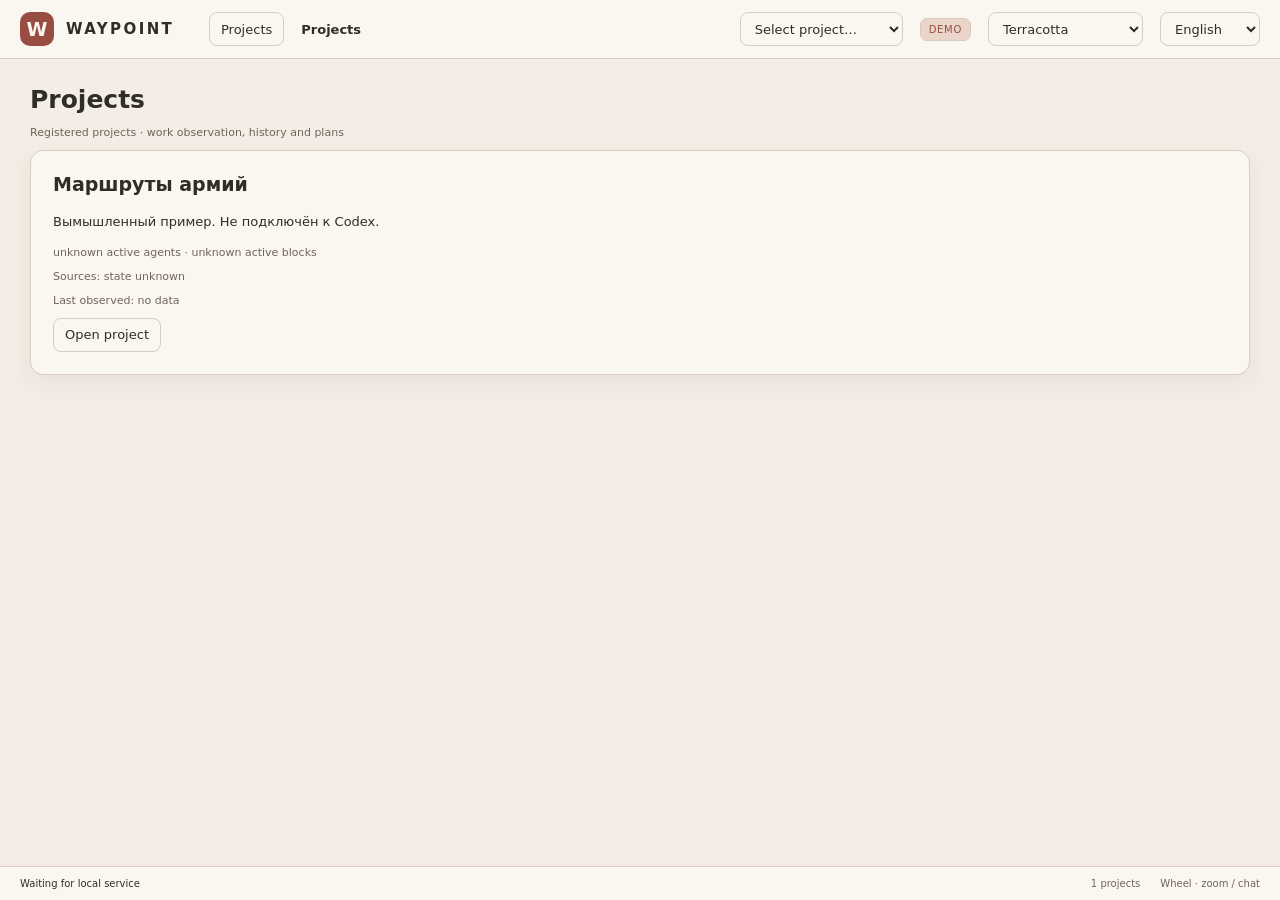
<file: waypoint/preview.html>
<!doctype html>
<html lang="en" data-theme="terracotta">
<head><meta charset="utf-8"><meta name="viewport" content="width=device-width,initial-scale=1"><title data-i18n="shell.title">Waypoint · Work map</title><style>:root{--bg:#f3ede6;--panel:#faf6f0;--surface:#ede4db;--chat:#f5eee7;--line:#dacbbf;--text:#302c28;--muted:#71645a;--accent:#994d42;--accent-soft:#ead5ca;--pass:#3b8463;--fail:#b5373f;--wait:#958377;--shadow:0 8px 24px #4b2a1510;--node:330px;font-family:Inter,ui-sans-serif,system-ui,-apple-system,"Segoe UI",sans-serif;font-size:13px;color:var(--text);background:var(--bg)}
:root[data-theme=obsidian]{color-scheme:dark;--bg:#111315;--panel:#191c1f;--surface:#22262a;--chat:#202428;--line:#363c41;--text:#e7e8e6;--muted:#a5adb4;--accent:#e27068;--accent-soft:#392826;--pass:#78be9b;--fail:#ff8981;--wait:#a49b94;--shadow:0 8px 26px #0003}
*{box-sizing:border-box}body{margin:0;height:100vh;overflow:hidden;display:flex;flex-direction:column}button,input,select{font:inherit;color:inherit}button,select,input{border:1px solid var(--line);border-radius:8px;background:var(--panel);min-height:34px}button{cursor:pointer;padding:6px 11px;transition:border-color .12s}button:hover{border-color:var(--accent);background:var(--accent-soft)}button:focus-visible,input:focus-visible,select:focus-visible{outline:2px solid var(--accent);outline-offset:2px}button:disabled{opacity:.35;cursor:default}input{padding:7px 12px;width:175px}select{padding:5px 10px;max-width:230px}a{color:var(--accent)}.muted{color:var(--muted)}.top{height:59px;flex-shrink:0;display:flex;align-items:center;gap:17px;padding:0 20px;border-bottom:1px solid var(--line);background:var(--panel)}.brand{display:flex;align-items:center;gap:12px;letter-spacing:.16em;min-width:172px;font-size:15px}.mark{letter-spacing:-.15em;background:var(--accent);color:var(--panel);height:34px;width:34px;display:grid;place-items:center;border-radius:10px;font-size:19px;padding-right:3px}.project-title{font-weight:600;flex:1}.pill{font-size:10px;letter-spacing:.07em;text-transform:uppercase;padding:5px 8px;border:1px solid var(--line);border-radius:7px;color:var(--muted)}.pill.demo{color:var(--accent);background:var(--accent-soft)}.agents-bar{display:flex;align-items:center;gap:14px;padding:11px 18px;height:96px;flex-shrink:0;border-bottom:1px solid var(--line);background:var(--bg)}.rail-title{width:167px;flex-shrink:0;font-size:10px;letter-spacing:.1em;color:var(--muted)}.rail-title #active-count{display:block;letter-spacing:0;margin-top:5px;font-size:14px;font-weight:700;color:var(--text)}.agent-strip{display:flex;overflow:auto;gap:8px;width:100%;padding:3px}.agent-card{min-width:155px;max-width:190px;flex-shrink:0;display:flex;align-items:flex-start;text-align:left;gap:8px;padding:9px 10px;min-height:68px}.agent-code{display:inline-grid;place-items:center;font-size:10px;flex-shrink:0;border:1px solid var(--line);background:var(--accent-soft);border-radius:7px;min-width:27px;height:27px;color:var(--accent);font-weight:700}.agent-card strong{font-size:11px;display:block;margin:1px 0 4px}.agent-card small{font-size:10px;color:var(--muted);display:block;max-width:145px;overflow:hidden;white-space:nowrap;text-overflow:ellipsis}.finished{opacity:1}.finished strong{color:var(--muted)}.selected{border-color:var(--accent)!important;background:var(--accent-soft)!important}main{display:flex;flex:1;min-height:0}.orchestrators{width:192px;flex-shrink:0;border-right:1px solid var(--line);padding:18px 12px 12px;overflow:auto;display:flex;flex-direction:column}.section-label{letter-spacing:.09em;font-size:10px;color:var(--muted);margin:0 2px 13px}.orch{width:100%;margin-bottom:9px;text-align:left;padding:10px}.orch-top{display:flex;align-items:center;gap:8px}.orch strong{font-size:11px}.children{margin:8px 0 0 33px;display:flex;gap:4px;flex-wrap:wrap}.children i{font-style:normal;font-size:9px;border:1px solid var(--line);padding:2px 4px;border-radius:4px;color:var(--muted)}.outside{margin-top:18px;text-align:left}.outside #outside-count{float:right;background:var(--accent-soft);padding:0 5px;border-radius:4px}.rail-footer{margin-top:auto;padding:28px 4px 0;color:var(--muted);font-size:10px;line-height:1.7}.workspace{flex:1;min-width:0;display:flex;flex-direction:column;position:relative}.toolbar{height:57px;display:flex;align-items:center;padding:8px 16px;gap:8px;border-bottom:1px solid var(--line);background:var(--panel);flex-shrink:0}.toolbar-end{display:flex;align-items:center;gap:6px;margin-left:auto}.crumbs{display:flex;align-items:center;gap:3px;min-width:0;overflow:auto}.crumbs button{background:none;border-color:transparent;white-space:nowrap;max-width:170px;overflow:hidden;text-overflow:ellipsis}.crumbs span{color:var(--muted)}#zoom{min-width:54px;font-size:11px}#up{font-size:17px;padding:2px 10px}.viewport{flex:1;overflow:hidden;position:relative;background-image:radial-gradient(var(--line) .8px,transparent .8px);background-size:22px 22px;cursor:grab;touch-action:none}.viewport.dragging{cursor:grabbing;user-select:none}#world{position:absolute;transform-origin:0 0;will-change:transform}#edges{position:absolute;left:0;top:0;width:12000px;height:12000px;overflow:visible;pointer-events:none}.edge{fill:none;stroke:var(--wait);stroke-width:1.6;pointer-events:stroke;cursor:pointer}.edge-hit{stroke:transparent;stroke-width:18;fill:none;pointer-events:stroke;cursor:pointer}.edge.selected-edge{stroke:var(--accent);stroke-width:2.6}.edge-dot{fill:var(--panel);stroke:var(--accent);cursor:pointer;pointer-events:all}.edge-caption{fill:var(--accent);font-size:12px;text-anchor:middle;pointer-events:none}.node{position:absolute;width:var(--node);height:387px;border:1px solid var(--line);border-radius:13px;background:var(--panel);box-shadow:var(--shadow);cursor:default;transition:opacity .12s,border-color .12s}.node.highlight{border:2px solid var(--accent);box-shadow:0 0 0 6px var(--accent-soft),var(--shadow)}.node.dim{opacity:.42}.node.ghost{border-style:dashed;opacity:.76}.test-row{height:29px;border-bottom:1px solid var(--line);display:flex;align-items:center;padding:0 13px;gap:5px;border-radius:13px 13px 0 0;background:var(--surface)}.test-row button{padding:0;min-height:0;border:none;background:transparent;display:flex;align-items:center;gap:5px}.lamp{display:inline-flex;align-items:center;justify-content:center;width:11px;height:11px;border:1px solid var(--wait);border-radius:4px;color:var(--wait);font-size:8px}.lamp.passed{background:var(--pass);border-color:var(--pass);color:var(--panel)}.lamp.failed,.lamp.error{background:var(--fail);border-color:var(--fail);color:var(--panel)}.lamp.stale{opacity:.4}.test-count{font-size:10px;color:var(--muted);margin-left:auto}.node-head{display:flex;align-items:center;gap:6px;padding:13px 15px 10px;height:78px}.node-head .title{flex:1;min-width:0}.node-id{font-size:10px;color:var(--muted);letter-spacing:.05em}.node h3{margin:5px 0 0;font-size:15px;line-height:1.2;font-weight:700}.node-head button{padding:2px 7px;min-height:25px;font-size:13px}.node .messages{height:235px;overflow:auto;overscroll-behavior:contain;margin:0 12px;background:var(--surface);border-radius:9px;padding:8px;scrollbar-width:thin;scrollbar-color:var(--line) transparent;cursor:text;touch-action:pan-y}.message{padding:10px;background:var(--chat);border-radius:7px;margin-bottom:7px;font-size:13px;line-height:1.6;overflow-wrap:anywhere;white-space:pre-wrap}.message:last-child{margin-bottom:0}.message-meta{display:flex;align-items:center;gap:8px;font-size:10px;color:var(--muted);margin-bottom:6px;white-space:normal}.message-meta b{color:var(--accent);font-size:10px}.message-kind{margin-left:auto;font-size:9px;color:var(--muted)}.empty-message{height:100%;min-height:90px;display:flex;align-items:center;justify-content:center;color:var(--muted);font-size:11px;text-align:center;padding:20px;line-height:1.7}.node-status{height:43px;padding:6px 12px;display:flex;align-items:center;gap:8px}.node-status button.status-label{border:none;background:none;padding:0;min-height:22px;font-size:11px;overflow:hidden;text-overflow:ellipsis;white-space:nowrap;max-width:200px}.status-icon{width:8px;height:8px;background:var(--wait);border-radius:50%;flex-shrink:0}.status-icon.running{width:11px;height:11px;border:2px solid var(--accent-soft);border-top-color:var(--accent);background:none;animation:spin 1.1s linear infinite}.status-icon.done{background:var(--pass)}@keyframes spin{to{transform:rotate(360deg)}}.node-actors{margin-left:auto;display:flex;gap:4px}.node-actors button{padding:1px 4px;min-height:20px;max-width:35px;font-size:9px;border-radius:5px;color:var(--accent)}.node-tab{position:absolute;top:109px;height:123px;width:25px;min-height:0;padding:7px 4px;writing-mode:vertical-rl;font-size:9px;letter-spacing:.05em;background:var(--accent-soft);color:var(--muted);border:1px solid var(--line)}.node-tab.assignment{left:-26px;border-radius:6px 0 0 6px;transform:rotate(180deg)}.node-tab.acceptance{right:-26px;border-radius:0 6px 6px 0}.node .show-all{font-size:10px;min-height:25px;padding:3px 8px;margin-top:4px}.overview .messages{visibility:hidden}.overview .node{box-shadow:none}.overview .node:after{content:'⋯';position:absolute;top:175px;left:150px;font-size:25px;color:var(--muted)}.overview .node-tab{display:none}.map-note{position:absolute;bottom:15px;left:20px;font-size:11px;color:var(--muted);max-width:650px;background:var(--panel);padding:6px 10px;border-radius:6px;pointer-events:none}#empty{position:absolute;inset:80px 25px;pointer-events:none;color:var(--muted)}.inspector{position:absolute;right:0;top:57px;bottom:0;width:385px;background:var(--panel);border-left:1px solid var(--line);box-shadow:-12px 0 35px #0001;z-index:20;display:flex;flex-direction:column}.inspector[hidden]{display:none}.inspector>header{display:flex;align-items:flex-start;justify-content:space-between;padding:20px 20px 12px}.inspector header span{font-size:11px;color:var(--muted)}.inspector h2{margin:7px 0 4px;font-size:19px;line-height:1.3}.inspector #tabs{display:flex;gap:0;border-bottom:1px solid var(--line);padding:0 14px;overflow:auto}.inspector #tabs button{border:none;border-radius:0;white-space:nowrap;background:transparent;font-size:11px;padding:10px 7px;min-height:38px;border-bottom:2px solid transparent}.inspector #tabs button.current{border-bottom-color:var(--accent);color:var(--accent)}#inspector-body{overflow:auto;overscroll-behavior:contain;padding:18px 20px;line-height:1.7}#inspector-body h4{font-size:11px;color:var(--muted);margin:18px 0 7px}#inspector-body h4:first-child{margin-top:0}.prose{white-space:pre-wrap;overflow-wrap:anywhere;font-size:12px}.criterion{padding:9px 0;border-bottom:1px solid var(--line);font-size:12px;display:flex;gap:10px}.criterion b{font-size:10px;color:var(--muted);min-width:28px}.result-block{padding:13px;background:var(--surface);border-radius:9px;margin-bottom:12px;white-space:pre-wrap;font-size:12px}.related{display:block;width:100%;text-align:left;margin-bottom:7px;font-size:12px}.result-tag{font-size:10px;color:var(--muted);display:block;margin-top:5px}.diff-row{padding:10px;border:1px solid var(--line);border-radius:7px;margin-bottom:8px;font-size:11px;overflow-wrap:anywhere}.diff-row code{display:block;color:var(--accent);margin-bottom:5px}.diff-row pre{white-space:pre-wrap;margin:4px 0;font:inherit}.checkline{display:flex;align-items:center;gap:9px;padding:10px 0;border-bottom:1px solid var(--line);font-size:12px}.checkline small{display:block;color:var(--muted);font-size:10px}footer{height:34px;display:flex;align-items:center;gap:20px;padding:0 20px;border-top:1px solid var(--line);background:var(--panel);font-size:10px;flex-shrink:0}footer #summary{margin-left:auto;color:var(--muted)}footer button{min-height:22px;padding:1px 7px;font-size:10px}#notice{position:fixed;left:50%;bottom:50px;transform:translateX(-50%);background:var(--text);color:var(--panel);padding:11px 16px;z-index:99;border-radius:10px;max-width:80vw;font-size:12px}.small-note{font-size:11px;color:var(--muted)}.progress-hint{display:block;font-size:10px;color:var(--muted);padding:9px}.source-warning{color:var(--fail)!important}.version-note{color:var(--accent);font-size:10px}.more{width:100%;margin:8px 0}.modal-empty{padding:20px;color:var(--muted)}#reset-selection{white-space:nowrap}@media(max-width:1100px){.project-title{display:none}.orchestrators{width:154px}.rail-title{width:128px}.brand{min-width:134px}.toolbar{padding:8px}.toolbar input{width:110px}.inspector{width:340px}.toolbar-end{gap:3px}}@media(max-width:760px){.orchestrators{display:none}.rail-title{display:none}.top{padding:0 10px;gap:8px}.brand{min-width:auto}.brand strong{display:none}.top select{max-width:160px}.toolbar #search{display:none}.inspector{width:min(100%,385px)}.crumbs button{max-width:95px}.toolbar #version{max-width:83px}.toolbar #full{display:none}footer .muted{display:none}}
/* Reader state belongs to each window; notifications never resize its 235px chat. */
.messages,#inspector-body{overflow-anchor:none}.new-messages{position:absolute;right:21px;top:306px;z-index:2;max-width:calc(100% - 42px);min-height:28px;padding:4px 9px;font-size:10px;background:var(--panel);color:var(--accent);border-color:var(--accent);box-shadow:var(--shadow)}.new-messages[hidden],.older-messages[hidden]{display:none}.inspector-latest{position:sticky;top:auto;bottom:0;right:auto;max-width:100%;margin:9px 0 0}.copy-id{font-size:10px;min-height:26px;margin-bottom:10px}.message-origin{display:block;max-width:100%;overflow-wrap:anywhere;font-size:9px;color:var(--muted);margin-top:3px}.cross-scope{position:absolute;left:15px;top:12px;display:flex;flex-direction:column;gap:4px;max-width:310px;max-height:140px;overflow:auto;z-index:3}.scope-link{font-size:10px;min-height:25px;text-align:left;background:var(--panel)}.title[role=button]{cursor:pointer}.title[role=button]:focus-visible{outline:2px solid var(--accent);outline-offset:3px;border-radius:4px}.inspector-messages{min-height:60px}.inspector .scope-toggle{font-size:11px}
/* Shared N03 view host. Semantic test failures retain their own tokens and symbols. */
[hidden]{display:none!important}#project-views{display:flex;gap:4px;flex-shrink:0}#project-views button.current,.task-subtabs button.current{background:var(--accent-soft);border-color:var(--accent);color:var(--accent)}.content-view{flex:1;min-height:0;overflow:auto;padding:26px 30px;overscroll-behavior:contain}.content-view h1{margin:0 0 12px;font-size:25px}.project-catalogue{display:grid;grid-template-columns:repeat(auto-fit,minmax(270px,1fr));gap:18px;max-width:1400px}.project-card{padding:22px;background:var(--panel);border:1px solid var(--line);border-radius:13px;box-shadow:var(--shadow)}.project-card h2{font-size:19px;margin-top:0}.project-purpose{line-height:1.7;white-space:pre-wrap;overflow-wrap:anywhere;max-width:900px}.project-card .small-note{overflow-wrap:anywhere}.plan-row{margin:12px 0 12px calc(var(--depth)*20px);padding:16px 18px;background:var(--panel);border:1px solid var(--line);border-radius:11px;max-width:1100px}.plan-node-link{text-align:left;font-weight:650}.plan-intent{font-size:14px;line-height:1.6}.plan-status{font-size:12px}.intent-details summary,.prerequisites summary{cursor:pointer;color:var(--muted);padding:7px 0}.intent-details h4{font-size:11px;color:var(--muted);margin:9px 0 3px}.intent-details p{margin:3px 0 10px}.dependency-record{font:11px/1.5 ui-monospace,monospace;white-space:pre-wrap;overflow-wrap:anywhere;background:var(--surface);padding:10px;border-radius:7px}.missing-intent{color:var(--muted);line-height:1.7}.task-subtabs{display:flex;gap:6px;margin-bottom:18px}.task-subtabs button{font-size:11px}.descendant-badge{display:block;font-size:9px;max-width:90px;overflow:hidden;white-space:nowrap;text-overflow:ellipsis;color:var(--muted)}.algorithm-card{border:1px solid var(--line);border-radius:10px;padding:16px;margin:12px 0;background:var(--panel)}.algorithm-card pre{white-space:pre-wrap;overflow-wrap:anywhere}.algorithm-card h3{font-size:16px}#theme{max-width:155px}.toolbar-end #search{width:130px}@media(max-width:1250px){#project-views button{padding:6px}.toolbar-end #search{width:100px}.toolbar-end #full{display:none}.crumbs{max-width:150px}}@media(max-width:900px){.toolbar-end #search{display:none}.content-view{padding:20px 16px}.plan-row{margin-left:calc(var(--depth)*9px)}#theme{max-width:130px}.toolbar-end #fit{display:none}}
.reader-filter summary{font-size:11px;color:var(--muted);cursor:pointer}.type-filter{display:flex;flex-wrap:wrap;gap:8px;border:1px solid var(--line);border-radius:8px;margin:10px 0;padding:10px;font-size:10px}.type-filter legend{font-size:10px}.type-filter label{display:flex;align-items:center;gap:4px}.type-filter input{width:auto;min-height:0;accent-color:var(--accent)}.type-filter button{font-size:10px;min-height:24px;padding:2px 7px}.algorithm-status{display:flex;gap:7px;flex-wrap:wrap}.algorithm-status span{padding:3px 6px;border:1px solid var(--line);border-radius:5px;font-size:10px}.algorithm-reference,.algorithm-evidence{white-space:pre-wrap;overflow-wrap:anywhere;font-size:11px}
/* Reported completion is distinct from test evidence and descendant activity. */
:root{--pass-soft:#e1efe5}:root[data-theme=obsidian]{--pass-soft:#21392e}
.node[data-status=done]{border:2px solid var(--pass)}
.node[data-status=done] .test-row{background:var(--pass-soft);border-bottom-color:var(--pass)}
.node[data-status=done] .node-status .status-label{color:var(--pass);background:var(--pass-soft);border:1px solid var(--pass);border-radius:6px;padding:2px 7px;font-weight:700}
.plan-row[data-status=done]{border-left:5px solid var(--pass)}
.plan-row[data-status=done] .plan-status{color:var(--pass);font-weight:700}
.plan-result{font-size:12px;line-height:1.6;white-space:pre-wrap;overflow-wrap:anywhere}
.evidence-reference{font:11px/1.5 ui-monospace,monospace;color:var(--muted);overflow-wrap:anywhere;user-select:text}
.test-row button.node-result-link{margin-left:auto;font-size:10px;color:var(--text);text-decoration:underline;padding:2px 5px;min-height:20px}
.dependency-history-warning{border-left:3px solid var(--wait);padding:1px 12px;margin:12px 0}.dependency-history-warning h4{font-size:12px}

.edge-order{stroke-dasharray:7 5}.edge-context{font-size:10px;fill:var(--muted);paint-order:stroke;stroke:var(--bg);stroke-width:4px;pointer-events:none}

.reader-controls{position:sticky;top:0;z-index:3;background:var(--panel);padding:4px 0 8px;max-height:50vh;overflow:auto;border-bottom:1px solid var(--line)}.reader-controls .older-messages{margin:0 0 6px}.reader-save-default{margin-top:8px;font-size:11px}

/* Language stays reachable without pushing project controls out of the header. */
.project-title{min-width:0;overflow:hidden;text-overflow:ellipsis;white-space:nowrap}#language{flex:0 0 auto;min-width:100px;max-width:110px}.top select{min-width:0}@media(max-width:1100px){.top{gap:10px}.top #project,.top #theme{max-width:180px}}@media(max-width:760px){.top #connection{display:none}.top #project,.top #theme{max-width:140px}}@media(max-width:600px){.top{height:auto;min-height:59px;flex-wrap:wrap;padding:8px 10px;gap:6px}.top #project{flex:1;max-width:160px}}
</style><script>window.WAYPOINT_DEMO={"current": "v-979945775a6149f2", "versions": [{"version": "v-979945775a6149f2", "ordinal": 2, "parent": "v-b00d8a9871aa4201", "hash": "122740c0873c6cde2255bf2771461ee16a25a0dfd3c60aa28659a74c9002f3d5", "at": "2026-10-20T13:15:41.599085+00:00"}, {"version": "v-b00d8a9871aa4201", "ordinal": 1, "parent": null, "hash": "5909ffd582b5171afc78b8f16d19179e265d0e66d679e4f0e56184aa45d7db44", "at": "2026-10-20T13:15:41.577003+00:00"}], "states": {"v-979945775a6149f2": {"version": "v-979945775a6149f2", "ordinal": 2, "parent": "v-b00d8a9871aa4201", "at": "2026-10-20T13:15:41.599085+00:00", "hash": "122740c0873c6cde2255bf2771461ee16a25a0dfd3c60aa28659a74c9002f3d5", "plan": {"description": "Вымышленный пример. Не подключён к Codex.", "edges": {"E-1": {"from": "W-01", "to": "W-02"}, "E-2": {"from": "W-01", "to": "W-03"}, "E-3": {"from": "W-02", "to": "W-04"}, "E-4": {"from": "W-03", "to": "W-05"}, "E-5": {"from": "W-04", "to": "W-06"}, "E-6": {"from": "W-05", "to": "W-06"}, "E-7": {"from": "W-02.1", "to": "W-02.2"}, "E-8": {"from": "W-02.2", "to": "W-02.3"}, "E-9": {"from": "W-02.2.1", "to": "W-02.2.2"}}, "nodes": {"W-01": {"acceptance": {"A-1": {"text": "Результат соответствует заданию; отклонения описаны."}, "A-2": {"text": "Проверены пограничные случаи и совместимость."}}, "assignment": "Описать формат пути, ограничения и правила совместимости. Результат должен быть понятен разработчику модели движения и интерфейса.", "layout": {"x": 60, "y": 230}, "parent": null, "source_refs": [{"label": "Исходное задание", "uri": "waypoint://demo/routes"}], "tests": {"T-1": {"label": "Основной сценарий"}, "T-2": {"label": "Пограничный случай"}, "T-3": {"label": "Совместимость"}}, "title": "Контракты маршрутов"}, "W-02": {"acceptance": {"A-1": {"text": "Результат соответствует заданию; отклонения описаны."}, "A-2": {"text": "Проверены пограничные случаи и совместимость."}, "A-3": {"text": "Отдельно проверять недостижимую цель и отсутствие точек."}}, "assignment": "Реализовать поиск по графу с учётом веса рёбер и ограничений. Разделить независимые части, не меняя внешний контракт.", "layout": {"x": 500, "y": 40}, "parent": null, "source_refs": [{"label": "Исходное задание", "uri": "waypoint://demo/routes"}], "tests": {"T-1": {"label": "Основной сценарий"}, "T-2": {"label": "Пограничный случай"}, "T-3": {"label": "Совместимость"}, "T-4": {"label": "Повторный запуск"}}, "title": "Поиск маршрута"}, "W-02.1": {"acceptance": {"A-1": {"text": "Результат соответствует заданию; отклонения описаны."}, "A-2": {"text": "Проверены пограничные случаи и совместимость."}}, "assignment": "Согласовать узлы, рёбра, веса и ограничения маршрута.", "layout": {"x": 60, "y": 80}, "parent": "W-02", "source_refs": [{"label": "Исходное задание", "uri": "waypoint://demo/routes"}], "tests": {"T-1": {"label": "Основной сценарий"}, "T-2": {"label": "Пограничный случай"}, "T-3": {"label": "Совместимость"}}, "title": "Модель графа"}, "W-02.2": {"acceptance": {"A-1": {"text": "Результат соответствует заданию; отклонения описаны."}, "A-2": {"text": "Проверены пограничные случаи и совместимость."}}, "assignment": "Найти маршрут с учётом недостижимых узлов и остановок.", "layout": {"x": 500, "y": 80}, "parent": "W-02", "source_refs": [{"label": "Исходное задание", "uri": "waypoint://demo/routes"}], "tests": {"T-1": {"label": "Основной сценарий"}, "T-2": {"label": "Пограничный случай"}, "T-3": {"label": "Совместимость"}}, "title": "Алгоритм поиска"}, "W-02.2.1": {"acceptance": {"A-1": {"text": "Результат соответствует заданию; отклонения описаны."}, "A-2": {"text": "Проверены пограничные случаи и совместимость."}}, "assignment": "Проверить поиск на небольшом графе.", "layout": {"x": 60, "y": 80}, "parent": "W-02.2", "source_refs": [{"label": "Исходное задание", "uri": "waypoint://demo/routes"}], "tests": {"T-1": {"label": "Основной сценарий"}, "T-2": {"label": "Пограничный случай"}, "T-3": {"label": "Совместимость"}}, "title": "Базовый проход"}, "W-02.2.2": {"acceptance": {"A-1": {"text": "Результат соответствует заданию; отклонения описаны."}, "A-2": {"text": "Проверены пограничные случаи и совместимость."}}, "assignment": "Добавить ограничения, сохранив внешний формат ответа.", "layout": {"x": 60, "y": 580}, "parent": "W-02.2", "source_refs": [{"label": "Исходное задание", "uri": "waypoint://demo/routes"}], "tests": {"T-1": {"label": "Основной сценарий"}, "T-2": {"label": "Пограничный случай"}, "T-3": {"label": "Совместимость"}}, "title": "Углубление поиска"}, "W-02.3": {"acceptance": {"A-1": {"text": "Результат соответствует заданию; отклонения описаны."}, "A-2": {"text": "Проверены пограничные случаи и совместимость."}}, "assignment": "Независимые проверки циклов, пустых маршрутов и недостижимой цели.", "layout": {"x": 950, "y": 80}, "parent": "W-02", "source_refs": [{"label": "Исходное задание", "uri": "waypoint://demo/routes"}], "tests": {"T-1": {"label": "Основной сценарий"}, "T-2": {"label": "Пограничный случай"}, "T-3": {"label": "Совместимость"}}, "title": "Граничные случаи"}, "W-03": {"acceptance": {"A-1": {"text": "Результат соответствует заданию; отклонения описаны."}, "A-2": {"text": "Проверены пограничные случаи и совместимость."}}, "assignment": "Показать многоступенчатый маршрут. Взаимодействие с картой не должно мешать чтению выбранного блока.", "layout": {"x": 500, "y": 540}, "parent": null, "source_refs": [{"label": "Исходное задание", "uri": "waypoint://demo/routes"}], "tests": {"T-1": {"label": "Основной сценарий"}, "T-2": {"label": "Пограничный случай"}, "T-3": {"label": "Совместимость"}}, "title": "Маршруты на карте"}, "W-04": {"acceptance": {"A-1": {"text": "Результат соответствует заданию; отклонения описаны."}, "A-2": {"text": "Проверены пограничные случаи и совместимость."}}, "assignment": "Армия последовательно проходит точки маршрута. Обновления состояния должны быть воспроизводимы.", "layout": {"x": 950, "y": 40}, "parent": null, "source_refs": [{"label": "Исходное задание", "uri": "waypoint://demo/routes"}], "tests": {"T-1": {"label": "Основной сценарий"}, "T-2": {"label": "Пограничный случай"}, "T-3": {"label": "Совместимость"}}, "title": "Механика движения"}, "W-05": {"acceptance": {"A-1": {"text": "Результат соответствует заданию; отклонения описаны."}, "A-2": {"text": "Проверены пограничные случаи и совместимость."}}, "assignment": "Рассчитать время и расход ресурсов, сохранив объяснимый результат для пользователя.", "layout": {"x": 950, "y": 540}, "parent": null, "source_refs": [{"label": "Исходное задание", "uri": "waypoint://demo/routes"}], "tests": {"T-1": {"label": "Основной сценарий"}, "T-2": {"label": "Пограничный случай"}, "T-3": {"label": "Совместимость"}}, "title": "Стоимость маршрута"}, "W-06": {"acceptance": {"A-1": {"text": "Результат соответствует заданию; отклонения описаны."}, "A-2": {"text": "Проверены пограничные случаи и совместимость."}}, "assignment": "Проверить путь от задания маршрута до завершения движения. Сохранить результаты, включая неуспешные проверки.", "layout": {"x": 1400, "y": 250}, "parent": null, "source_refs": [{"label": "Исходное задание", "uri": "waypoint://demo/routes"}], "tests": {"T-1": {"label": "Основной сценарий"}, "T-2": {"label": "Пограничный случай"}, "T-3": {"label": "Совместимость"}}, "title": "Сквозная проверка"}}, "project_id": "demo", "schema": "waypoint.plan/1", "title": "Маршруты армий"}, "current_version": "v-979945775a6149f2", "agents": [{"activity": "idle", "activity_at": "2026-10-16T12:00:00.000000+00:00", "activity_historical": false, "activity_reported_by": null, "activity_source": "demo", "id": "A1", "last_seq": 3, "name": "Codex Lead", "parent_id": null, "provider": "demo", "session_id": "shared-container"}, {"activity": "completed", "activity_at": "2026-10-16T12:00:00.000000+00:00", "activity_historical": false, "activity_reported_by": null, "activity_source": "demo", "id": "A2", "last_seq": 6, "name": "Design Agent", "parent_id": "A1", "provider": "demo", "session_id": "shared-container"}, {"activity": "running", "activity_at": "2026-10-16T12:00:00.000000+00:00", "activity_historical": false, "activity_reported_by": null, "activity_source": "demo", "id": "A3", "last_seq": 9, "name": "Backend Lead", "parent_id": "A1", "provider": "demo", "session_id": "shared-container"}, {"activity": "running", "activity_at": "2026-10-16T12:00:00.000000+00:00", "activity_historical": false, "activity_reported_by": null, "activity_source": "demo", "id": "A4", "last_seq": 12, "name": "Interface Lead", "parent_id": "A1", "provider": "demo", "session_id": "shared-container"}, {"activity": "running", "activity_at": "2026-10-16T12:00:00.000000+00:00", "activity_historical": false, "activity_reported_by": null, "activity_source": "demo", "id": "A5", "last_seq": 15, "name": "Path Agent", "parent_id": "A3", "provider": "demo", "session_id": "shared-container"}, {"activity": "idle", "activity_at": "2026-10-16T12:00:00.000000+00:00", "activity_historical": false, "activity_reported_by": null, "activity_source": "demo", "id": "A6", "last_seq": 18, "name": "Rules QA", "parent_id": "A3", "provider": "demo", "session_id": "shared-container"}, {"activity": "running", "activity_at": "2026-10-16T12:00:00.000000+00:00", "activity_historical": false, "activity_reported_by": null, "activity_source": "demo", "id": "A7", "last_seq": 21, "name": "Map UI", "parent_id": "A4", "provider": "demo", "session_id": "shared-container"}, {"activity": "running", "activity_at": "2026-10-16T12:00:00.000000+00:00", "activity_historical": false, "activity_reported_by": null, "activity_source": "demo", "id": "A8", "last_seq": 24, "name": "Old Path", "parent_id": "A1", "provider": "demo", "session_id": "shared-container"}, {"activity": "running", "activity_at": "2026-10-16T12:00:00.000000+00:00", "activity_historical": false, "activity_reported_by": null, "activity_source": "demo", "id": "A9", "last_seq": 27, "name": "Utility Agent", "parent_id": "A1", "provider": "demo", "session_id": "shared-container"}], "scopes": [{"agent_id": "A1", "at": "2026-10-16T12:00:00.000000+00:00", "edge_ids": [], "node_ids": [], "plan_version": "v-b00d8a9871aa4201", "seq": 4, "source_boundary": null}, {"agent_id": "A2", "at": "2026-10-16T12:00:00.000000+00:00", "edge_ids": [], "node_ids": ["W-01"], "plan_version": "v-b00d8a9871aa4201", "seq": 7, "source_boundary": null}, {"agent_id": "A3", "at": "2026-10-16T12:00:00.000000+00:00", "edge_ids": [], "node_ids": ["W-02"], "plan_version": "v-b00d8a9871aa4201", "seq": 10, "source_boundary": null}, {"agent_id": "A4", "at": "2026-10-16T12:00:00.000000+00:00", "edge_ids": [], "node_ids": ["W-03"], "plan_version": "v-b00d8a9871aa4201", "seq": 13, "source_boundary": null}, {"agent_id": "A5", "at": "2026-10-16T12:00:00.000000+00:00", "edge_ids": [], "node_ids": ["W-02.2", "W-02.3"], "plan_version": "v-b00d8a9871aa4201", "seq": 16, "source_boundary": null}, {"agent_id": "A6", "at": "2026-10-16T12:00:00.000000+00:00", "edge_ids": [], "node_ids": ["W-06"], "plan_version": "v-b00d8a9871aa4201", "seq": 19, "source_boundary": null}, {"agent_id": "A7", "at": "2026-10-16T12:00:00.000000+00:00", "edge_ids": [], "node_ids": ["W-03"], "plan_version": "v-b00d8a9871aa4201", "seq": 22, "source_boundary": null}, {"agent_id": "A8", "at": "2026-10-16T12:00:00.000000+00:00", "edge_ids": [], "node_ids": ["W-07"], "plan_version": "v-b00d8a9871aa4201", "seq": 25, "source_boundary": null}, {"agent_id": "A9", "at": "2026-10-16T12:00:00.000000+00:00", "edge_ids": [], "node_ids": ["unplanned"], "plan_version": "v-b00d8a9871aa4201", "seq": 28, "source_boundary": null}], "node_states": [{"agent_id": "A2", "at": "2026-10-16T12:30:00.000000+00:00", "estimate": null, "explanation": "Статус сообщён исполнителем. Waypoint не запрещает дальнейшую работу.", "id": "W-01", "last_seq": 63, "result": {"difference": "Добавлено явное различение пустого пути и недостижимой цели.", "plan_version": "v-b00d8a9871aa4201", "summary": "Контракт подготовлен и проверен на трёх контрольных случаях."}, "status": "done"}, {"agent_id": "A1", "at": "2026-10-16T12:30:00.000000+00:00", "estimate": null, "explanation": "Статус сообщён исполнителем. Waypoint не запрещает дальнейшую работу.", "id": "W-02", "last_seq": 57, "status": "Разбираю граничный случай"}, {"agent_id": "A1", "at": "2026-10-16T12:30:00.000000+00:00", "estimate": null, "explanation": "Статус сообщён исполнителем. Waypoint не запрещает дальнейшую работу.", "id": "W-03", "last_seq": 58, "status": "В работе"}, {"agent_id": "A1", "at": "2026-10-16T12:30:00.000000+00:00", "estimate": null, "explanation": "Статус сообщён исполнителем. Waypoint не запрещает дальнейшую работу.", "id": "W-04", "last_seq": 59, "status": "Ожидает зависимости"}, {"agent_id": "A1", "at": "2026-10-16T12:30:00.000000+00:00", "estimate": null, "explanation": "Статус сообщён исполнителем. Waypoint не запрещает дальнейшую работу.", "id": "W-05", "last_seq": 60, "status": "Запланировано"}, {"agent_id": "A1", "at": "2026-10-16T12:30:00.000000+00:00", "estimate": null, "explanation": "Статус сообщён исполнителем. Waypoint не запрещает дальнейшую работу.", "id": "W-06", "last_seq": 61, "status": "Ожидает проверки"}, {"agent_id": "A1", "at": "2026-10-16T12:30:00.000000+00:00", "estimate": null, "explanation": "Статус сообщён исполнителем. Waypoint не запрещает дальнейшую работу.", "id": "W-07", "last_seq": 62, "status": "В работе по прежнему плану"}], "checks": [{"at": "2026-10-16T12:31:00.000000+00:00", "basis": "fictional example, not a source commit", "freshness": "unknown", "node_id": "W-01", "outcome": "passed", "plan_version": "v-b00d8a9871aa4201", "run_id": "demo-run", "seq": 64, "source": "demo", "test_id": "T-1"}, {"at": "2026-10-16T12:31:00.000000+00:00", "basis": "fictional example, not a source commit", "freshness": "unknown", "node_id": "W-01", "outcome": "passed", "plan_version": "v-b00d8a9871aa4201", "run_id": "demo-run", "seq": 65, "source": "demo", "test_id": "T-2"}, {"at": "2026-10-16T12:31:00.000000+00:00", "basis": "fictional example, not a source commit", "freshness": "unknown", "node_id": "W-01", "outcome": "passed", "plan_version": "v-b00d8a9871aa4201", "run_id": "demo-run", "seq": 66, "source": "demo", "test_id": "T-3"}, {"at": "2026-10-16T12:31:00.000000+00:00", "basis": "fictional example, not a source commit", "freshness": "unknown", "node_id": "W-02", "outcome": "passed", "plan_version": "v-b00d8a9871aa4201", "run_id": "demo-run", "seq": 67, "source": "demo", "test_id": "T-1"}, {"at": "2026-10-16T12:31:00.000000+00:00", "basis": "fictional example, not a source commit", "freshness": "unknown", "node_id": "W-02", "outcome": "failed", "plan_version": "v-b00d8a9871aa4201", "run_id": "demo-run", "seq": 68, "source": "demo", "test_id": "T-2"}, {"at": "2026-10-16T12:31:00.000000+00:00", "basis": "fictional example, not a source commit", "freshness": "unknown", "node_id": "W-02", "outcome": "not_run", "plan_version": "v-b00d8a9871aa4201", "run_id": "demo-run", "seq": 69, "source": "demo", "test_id": "T-3"}, {"at": "2026-10-16T12:31:00.000000+00:00", "basis": "fictional example, not a source commit", "freshness": "unknown", "node_id": "W-02", "outcome": "not_run", "plan_version": "v-b00d8a9871aa4201", "run_id": "demo-run", "seq": 70, "source": "demo", "test_id": "T-4"}, {"at": "2026-10-16T12:31:00.000000+00:00", "basis": "fictional example, not a source commit", "freshness": "unknown", "node_id": "W-03", "outcome": "passed", "plan_version": "v-b00d8a9871aa4201", "run_id": "demo-run", "seq": 71, "source": "demo", "test_id": "T-1"}, {"at": "2026-10-16T12:31:00.000000+00:00", "basis": "fictional example, not a source commit", "freshness": "unknown", "node_id": "W-03", "outcome": "not_run", "plan_version": "v-b00d8a9871aa4201", "run_id": "demo-run", "seq": 72, "source": "demo", "test_id": "T-2"}, {"at": "2026-10-16T12:31:00.000000+00:00", "basis": "fictional example, not a source commit", "freshness": "unknown", "node_id": "W-03", "outcome": "not_run", "plan_version": "v-b00d8a9871aa4201", "run_id": "demo-run", "seq": 73, "source": "demo", "test_id": "T-3"}], "items": [{"agent_id": "A2", "at": "2026-10-16T12:12:00.000000+00:00", "attribution": "explicit", "edge_ids": [], "first_seq": 30, "id": "m-0", "item_id": "m-0", "last_seq": 30, "node_ids": ["W-01"], "observed_sources": ["demo"], "plan_version": "v-b00d8a9871aa4201", "source": "demo", "state": "completed", "text": "Формат route = points + constraints. Отдельно описал совместимость и пределы ответственности модулей.", "type": "agentMessage", "updated_at": "2026-10-16T12:12:00.000000+00:00", "category": "message", "is_error": false, "native_type": "agentMessage"}, {"agent_id": "A2", "at": "2026-10-16T12:17:00.000000+00:00", "attribution": "explicit", "edge_ids": [], "first_seq": 31, "id": "m-1", "item_id": "m-1", "last_seq": 31, "node_ids": ["W-01"], "observed_sources": ["demo"], "plan_version": "v-b00d8a9871aa4201", "source": "demo", "state": "completed", "text": "Контракт подготовлен. Передаю двум ветвям: расчёту и отображению. Наличие формата ещё не означает, что их интеграция проверена.", "type": "agentMessage", "updated_at": "2026-10-16T12:17:00.000000+00:00", "category": "message", "is_error": false, "native_type": "agentMessage"}, {"agent_id": "A3", "at": "2026-10-16T12:20:00.000000+00:00", "attribution": "explicit", "edge_ids": [], "first_seq": 32, "id": "m-2", "item_id": "m-2", "last_seq": 32, "node_ids": ["W-02"], "observed_sources": ["demo"], "plan_version": "v-b00d8a9871aa4201", "source": "demo", "state": "completed", "text": "Начал расчёт маршрута. Раскрываю блок на модель графа, алгоритм поиска и независимые пограничные проверки.", "type": "agentMessage", "updated_at": "2026-10-16T12:20:00.000000+00:00", "category": "message", "is_error": false, "native_type": "agentMessage"}, {"agent_id": "A5", "at": "2026-10-16T12:21:00.000000+00:00", "attribution": "explicit", "edge_ids": [], "first_seq": 33, "id": "m-3", "item_id": "m-3", "last_seq": 33, "node_ids": ["W-02.2"], "observed_sources": ["demo"], "plan_version": "v-b00d8a9871aa4201", "source": "demo", "state": "completed", "text": "Проверяю граничные точки и выбор следующего узла. Пустой маршрут должен отличаться от недостижимого.", "type": "agentMessage", "updated_at": "2026-10-16T12:21:00.000000+00:00", "category": "message", "is_error": false, "native_type": "agentMessage"}, {"agent_id": "A3", "at": "2026-10-16T12:22:00.000000+00:00", "attribution": "explicit", "edge_ids": [], "first_seq": 34, "id": "m-4", "item_id": "m-4", "last_seq": 34, "node_ids": ["W-02"], "observed_sources": ["demo"], "plan_version": "v-b00d8a9871aa4201", "source": "demo", "state": "completed", "text": "Использую контракт W-01. Не меняю правила задачи ради обхода неуспешного теста: сохраняю диагностику и исправляю ветвь.", "type": "agentMessage", "updated_at": "2026-10-16T12:22:00.000000+00:00", "category": "message", "is_error": false, "native_type": "agentMessage"}, {"agent_id": "A4", "at": "2026-10-16T12:23:00.000000+00:00", "attribution": "explicit", "edge_ids": [], "first_seq": 35, "id": "m-5", "item_id": "m-5", "last_seq": 35, "node_ids": ["W-03"], "observed_sources": ["demo"], "plan_version": "v-b00d8a9871aa4201", "source": "demo", "state": "completed", "text": "Собираю слой отображения. Колесо над сообщениями прокручивает чат, над пустой картой — изменяет масштаб.", "type": "agentMessage", "updated_at": "2026-10-16T12:23:00.000000+00:00", "category": "message", "is_error": false, "native_type": "agentMessage"}, {"agent_id": "A7", "at": "2026-10-16T12:24:00.000000+00:00", "attribution": "explicit", "edge_ids": [], "first_seq": 36, "id": "m-6", "item_id": "m-6", "last_seq": 36, "node_ids": ["W-03"], "observed_sources": ["demo"], "plan_version": "v-b00d8a9871aa4201", "source": "demo", "state": "completed", "text": "Кнопка «На уровень выше» возвращает к прежнему положению карты. Хлебные крошки доступны и мышью, и клавиатурой.", "type": "agentMessage", "updated_at": "2026-10-16T12:24:00.000000+00:00", "category": "message", "is_error": false, "native_type": "agentMessage"}, {"agent_id": "A5", "at": "2026-10-16T12:25:00.000000+00:00", "attribution": "explicit", "edge_ids": [], "first_seq": 37, "id": "m-7", "item_id": "m-7", "last_seq": 37, "node_ids": ["W-02.3"], "observed_sources": ["demo"], "plan_version": "v-b00d8a9871aa4201", "source": "demo", "state": "completed", "text": "Два крайних случая ещё не завершены. Результат теста и текстовый статус блока отображаются отдельно.", "type": "agentMessage", "updated_at": "2026-10-16T12:25:00.000000+00:00", "category": "message", "is_error": false, "native_type": "agentMessage"}, {"agent_id": "A8", "at": "2026-10-16T12:26:00.000000+00:00", "attribution": "explicit", "edge_ids": [], "first_seq": 38, "id": "m-8", "item_id": "m-8", "last_seq": 38, "node_ids": ["W-07"], "observed_sources": ["demo"], "plan_version": "v-b00d8a9871aa4201", "source": "demo", "state": "completed", "text": "План изменился во время работы. Моя прежняя задача не исчезает из истории: вижу пометку старого блока.", "type": "agentMessage", "updated_at": "2026-10-16T12:26:00.000000+00:00", "category": "message", "is_error": false, "native_type": "agentMessage"}, {"agent_id": "A9", "at": "2026-10-16T12:27:00.000000+00:00", "attribution": "explicit", "edge_ids": [], "first_seq": 39, "id": "m-9", "item_id": "m-9", "last_seq": 39, "node_ids": ["unplanned"], "observed_sources": ["demo"], "plan_version": "v-b00d8a9871aa4201", "source": "demo", "state": "completed", "text": "Нашёл побочную проблему вне плана. Не создаю фиктивную задачу только ради наблюдателя.", "type": "agentMessage", "updated_at": "2026-10-16T12:27:00.000000+00:00", "category": "message", "is_error": false, "native_type": "agentMessage"}, {"agent_id": "A6", "at": "2026-10-16T12:28:00.000000+00:00", "attribution": "explicit", "edge_ids": [], "first_seq": 40, "id": "m-10", "item_id": "m-10", "last_seq": 40, "node_ids": ["W-06"], "observed_sources": ["demo"], "plan_version": "v-b00d8a9871aa4201", "source": "demo", "state": "completed", "text": "Сквозная проверка ожидает результатов обеих ветвей. Это пояснение исполнителя, не запрет со стороны карты.", "type": "agentMessage", "updated_at": "2026-10-16T12:28:00.000000+00:00", "category": "message", "is_error": false, "native_type": "agentMessage"}, {"agent_id": "A3", "at": "2026-10-16T12:29:00.000000+00:00", "attribution": "explicit", "edge_ids": [], "first_seq": 41, "id": "detail-0", "item_id": "detail-0", "last_seq": 41, "node_ids": ["W-02"], "observed_sources": ["demo"], "plan_version": "v-b00d8a9871aa4201", "source": "demo", "state": "completed", "text": "Проверка 1. Сверяю ожидаемое поведение с фактическим результатом. Комментарий сохранён один раз и связан с блоком, без отдельного пересказа для карты.", "type": "agentMessage", "updated_at": "2026-10-16T12:29:00.000000+00:00", "category": "message", "is_error": false, "native_type": "agentMessage"}, {"agent_id": "A3", "at": "2026-10-16T12:29:00.000000+00:00", "attribution": "explicit", "edge_ids": [], "first_seq": 42, "id": "detail-1", "item_id": "detail-1", "last_seq": 42, "node_ids": ["W-02"], "observed_sources": ["demo"], "plan_version": "v-b00d8a9871aa4201", "source": "demo", "state": "completed", "text": "Проверка 2. Сверяю ожидаемое поведение с фактическим результатом. Комментарий сохранён один раз и связан с блоком, без отдельного пересказа для карты.", "type": "agentMessage", "updated_at": "2026-10-16T12:29:00.000000+00:00", "category": "message", "is_error": false, "native_type": "agentMessage"}, {"agent_id": "A3", "at": "2026-10-16T12:29:00.000000+00:00", "attribution": "explicit", "edge_ids": [], "first_seq": 43, "id": "detail-2", "item_id": "detail-2", "last_seq": 43, "node_ids": ["W-02"], "observed_sources": ["demo"], "plan_version": "v-b00d8a9871aa4201", "source": "demo", "state": "completed", "text": "Проверка 3. Сверяю ожидаемое поведение с фактическим результатом. Комментарий сохранён один раз и связан с блоком, без отдельного пересказа для карты.", "type": "agentMessage", "updated_at": "2026-10-16T12:29:00.000000+00:00", "category": "message", "is_error": false, "native_type": "agentMessage"}, {"agent_id": "A3", "at": "2026-10-16T12:29:00.000000+00:00", "attribution": "explicit", "edge_ids": [], "first_seq": 44, "id": "detail-3", "item_id": "detail-3", "last_seq": 44, "node_ids": ["W-02"], "observed_sources": ["demo"], "plan_version": "v-b00d8a9871aa4201", "source": "demo", "state": "completed", "text": "Проверка 4. Сверяю ожидаемое поведение с фактическим результатом. Комментарий сохранён один раз и связан с блоком, без отдельного пересказа для карты.", "type": "agentMessage", "updated_at": "2026-10-16T12:29:00.000000+00:00", "category": "message", "is_error": false, "native_type": "agentMessage"}, {"agent_id": "A3", "at": "2026-10-16T12:29:00.000000+00:00", "attribution": "explicit", "edge_ids": [], "first_seq": 45, "id": "detail-4", "item_id": "detail-4", "last_seq": 45, "node_ids": ["W-02"], "observed_sources": ["demo"], "plan_version": "v-b00d8a9871aa4201", "source": "demo", "state": "completed", "text": "Проверка 5. Сверяю ожидаемое поведение с фактическим результатом. Комментарий сохранён один раз и связан с блоком, без отдельного пересказа для карты.", "type": "agentMessage", "updated_at": "2026-10-16T12:29:00.000000+00:00", "category": "message", "is_error": false, "native_type": "agentMessage"}, {"agent_id": "A3", "at": "2026-10-16T12:29:00.000000+00:00", "attribution": "explicit", "edge_ids": [], "first_seq": 46, "id": "detail-5", "item_id": "detail-5", "last_seq": 46, "node_ids": ["W-02"], "observed_sources": ["demo"], "plan_version": "v-b00d8a9871aa4201", "source": "demo", "state": "completed", "text": "Проверка 6. Сверяю ожидаемое поведение с фактическим результатом. Комментарий сохранён один раз и связан с блоком, без отдельного пересказа для карты.", "type": "agentMessage", "updated_at": "2026-10-16T12:29:00.000000+00:00", "category": "message", "is_error": false, "native_type": "agentMessage"}, {"agent_id": "A3", "at": "2026-10-16T12:29:00.000000+00:00", "attribution": "explicit", "edge_ids": [], "first_seq": 47, "id": "detail-6", "item_id": "detail-6", "last_seq": 47, "node_ids": ["W-02"], "observed_sources": ["demo"], "plan_version": "v-b00d8a9871aa4201", "source": "demo", "state": "completed", "text": "Проверка 7. Сверяю ожидаемое поведение с фактическим результатом. Комментарий сохранён один раз и связан с блоком, без отдельного пересказа для карты.", "type": "agentMessage", "updated_at": "2026-10-16T12:29:00.000000+00:00", "category": "message", "is_error": false, "native_type": "agentMessage"}, {"agent_id": "A3", "at": "2026-10-16T12:29:00.000000+00:00", "attribution": "explicit", "edge_ids": [], "first_seq": 48, "id": "detail-7", "item_id": "detail-7", "last_seq": 48, "node_ids": ["W-02"], "observed_sources": ["demo"], "plan_version": "v-b00d8a9871aa4201", "source": "demo", "state": "completed", "text": "Проверка 8. Сверяю ожидаемое поведение с фактическим результатом. Комментарий сохранён один раз и связан с блоком, без отдельного пересказа для карты.", "type": "agentMessage", "updated_at": "2026-10-16T12:29:00.000000+00:00", "category": "message", "is_error": false, "native_type": "agentMessage"}, {"agent_id": "A3", "at": "2026-10-16T12:29:00.000000+00:00", "attribution": "explicit", "edge_ids": [], "first_seq": 49, "id": "detail-8", "item_id": "detail-8", "last_seq": 49, "node_ids": ["W-02"], "observed_sources": ["demo"], "plan_version": "v-b00d8a9871aa4201", "source": "demo", "state": "completed", "text": "Проверка 9. Сверяю ожидаемое поведение с фактическим результатом. Комментарий сохранён один раз и связан с блоком, без отдельного пересказа для карты.", "type": "agentMessage", "updated_at": "2026-10-16T12:29:00.000000+00:00", "category": "message", "is_error": false, "native_type": "agentMessage"}, {"agent_id": "A3", "at": "2026-10-16T12:29:00.000000+00:00", "attribution": "explicit", "edge_ids": [], "first_seq": 50, "id": "detail-9", "item_id": "detail-9", "last_seq": 50, "node_ids": ["W-02"], "observed_sources": ["demo"], "plan_version": "v-b00d8a9871aa4201", "source": "demo", "state": "completed", "text": "Проверка 10. Сверяю ожидаемое поведение с фактическим результатом. Комментарий сохранён один раз и связан с блоком, без отдельного пересказа для карты.", "type": "agentMessage", "updated_at": "2026-10-16T12:29:00.000000+00:00", "category": "message", "is_error": false, "native_type": "agentMessage"}, {"agent_id": "A3", "at": "2026-10-16T12:29:00.000000+00:00", "attribution": "explicit", "edge_ids": [], "first_seq": 51, "id": "detail-10", "item_id": "detail-10", "last_seq": 51, "node_ids": ["W-02"], "observed_sources": ["demo"], "plan_version": "v-b00d8a9871aa4201", "source": "demo", "state": "completed", "text": "Проверка 11. Сверяю ожидаемое поведение с фактическим результатом. Комментарий сохранён один раз и связан с блоком, без отдельного пересказа для карты.", "type": "agentMessage", "updated_at": "2026-10-16T12:29:00.000000+00:00", "category": "message", "is_error": false, "native_type": "agentMessage"}, {"agent_id": "A3", "at": "2026-10-16T12:29:00.000000+00:00", "attribution": "explicit", "edge_ids": [], "first_seq": 52, "id": "detail-11", "item_id": "detail-11", "last_seq": 52, "node_ids": ["W-02"], "observed_sources": ["demo"], "plan_version": "v-b00d8a9871aa4201", "source": "demo", "state": "completed", "text": "Проверка 12. Сверяю ожидаемое поведение с фактическим результатом. Комментарий сохранён один раз и связан с блоком, без отдельного пересказа для карты.", "type": "agentMessage", "updated_at": "2026-10-16T12:29:00.000000+00:00", "category": "message", "is_error": false, "native_type": "agentMessage"}, {"agent_id": "A3", "at": "2026-10-16T12:29:00.000000+00:00", "attribution": "explicit", "edge_ids": [], "first_seq": 53, "id": "detail-12", "item_id": "detail-12", "last_seq": 53, "node_ids": ["W-02"], "observed_sources": ["demo"], "plan_version": "v-b00d8a9871aa4201", "source": "demo", "state": "completed", "text": "Проверка 13. Сверяю ожидаемое поведение с фактическим результатом. Комментарий сохранён один раз и связан с блоком, без отдельного пересказа для карты.", "type": "agentMessage", "updated_at": "2026-10-16T12:29:00.000000+00:00", "category": "message", "is_error": false, "native_type": "agentMessage"}, {"agent_id": "A3", "at": "2026-10-16T12:29:00.000000+00:00", "attribution": "explicit", "edge_ids": [], "first_seq": 54, "id": "detail-13", "item_id": "detail-13", "last_seq": 54, "node_ids": ["W-02"], "observed_sources": ["demo"], "plan_version": "v-b00d8a9871aa4201", "source": "demo", "state": "completed", "text": "Проверка 14. Сверяю ожидаемое поведение с фактическим результатом. Комментарий сохранён один раз и связан с блоком, без отдельного пересказа для карты.", "type": "agentMessage", "updated_at": "2026-10-16T12:29:00.000000+00:00", "category": "message", "is_error": false, "native_type": "agentMessage"}, {"agent_id": "A1", "at": "2026-10-16T12:18:00.000000+00:00", "attribution": "explicit", "edge_ids": ["E-1"], "first_seq": 55, "id": "edge-1", "item_id": "edge-1", "last_seq": 55, "node_ids": [], "observed_sources": ["demo"], "plan_version": "v-b00d8a9871aa4201", "source": "demo", "state": "completed", "text": "Контракт зафиксирован. Расчёт и интерфейс могут развиваться независимо, общая проверка — на точке интеграции.", "type": "agentMessage", "updated_at": "2026-10-16T12:18:00.000000+00:00", "category": "message", "is_error": false, "native_type": "agentMessage"}], "ghosts": {"W-07": {"acceptance": {"A-1": {"text": "Результат соответствует заданию; отклонения описаны."}, "A-2": {"text": "Проверены пограничные случаи и совместимость."}}, "assignment": "Предыдущая декомпозиция. Этот блок будет удалён из актуального плана, но его работа остаётся видимой.", "layout": {"x": 60, "y": 750}, "parent": null, "source_refs": [{"label": "Исходное задание", "uri": "waypoint://demo/routes"}], "tests": {"T-1": {"label": "Основной сценарий"}, "T-2": {"label": "Пограничный случай"}, "T-3": {"label": "Совместимость"}}, "title": "Старый расчёт", "retired": true, "absent_from_view": true, "from_version": "v-b00d8a9871aa4201"}}, "sources": [{"at": "2026-10-16T12:00:00.000000+00:00", "detail": "Демонстрационные данные, не живая телеметрия", "seq": 29, "source_key": "demo", "state": "demo", "reported_state": "demo", "reported_at": "2026-10-16T12:00:00.000000+00:00", "age_seconds": 350141.609041, "freshness": "not_applicable"}], "cursor": 74, "warnings": [{"code": "legacy_profile_missing", "message": "No authored observability profile"}, {"code": "intent_missing", "node_id": "W-01", "message": "Human intent is legacy or incomplete"}, {"code": "intent_missing", "node_id": "W-02", "message": "Human intent is legacy or incomplete"}, {"code": "intent_missing", "node_id": "W-02.1", "message": "Human intent is legacy or incomplete"}, {"code": "intent_missing", "node_id": "W-02.2", "message": "Human intent is legacy or incomplete"}, {"code": "intent_missing", "node_id": "W-02.2.1", "message": "Human intent is legacy or incomplete"}, {"code": "intent_missing", "node_id": "W-02.2.2", "message": "Human intent is legacy or incomplete"}, {"code": "intent_missing", "node_id": "W-02.3", "message": "Human intent is legacy or incomplete"}, {"code": "intent_missing", "node_id": "W-03", "message": "Human intent is legacy or incomplete"}, {"code": "intent_missing", "node_id": "W-04", "message": "Human intent is legacy or incomplete"}, {"code": "intent_missing", "node_id": "W-05", "message": "Human intent is legacy or incomplete"}, {"code": "intent_missing", "node_id": "W-06", "message": "Human intent is legacy or incomplete"}], "basis": {"plan_version": "v-979945775a6149f2", "cursor": 74, "projection_version": "observability/1", "workspace_ref": {"consumer": null, "project": null}}, "node_views": {"W-01": {"id": "W-01", "intent": null, "description_incomplete": true, "status": {"agent_id": "A2", "at": "2026-10-16T12:30:00.000000+00:00", "estimate": null, "explanation": "Статус сообщён исполнителем. Waypoint не запрещает дальнейшую работу.", "id": "W-01", "last_seq": 63, "result": {"difference": "Добавлено явное различение пустого пути и недостижимой цели.", "plan_version": "v-b00d8a9871aa4201", "summary": "Контракт подготовлен и проверен на трёх контрольных случаях."}, "status": "done"}, "activity": {"direct_agent_ids": ["A2"], "descendant_agent_ids": [], "active_agent_ids": [], "active_leaf_ids": [], "distinct_active_agents": 0, "distinct_active_leaves": 0}, "prerequisites": {"start": [], "finish": []}, "basis": {"plan_version": "v-979945775a6149f2", "cursor": 74, "projection_version": "observability/1", "workspace_ref": {"consumer": null, "project": null}}, "dependency_warnings": [], "dependency_incidents": [], "dependency_warning_count": 0, "dependency_incident_count": 0, "dependency_incidents_has_more": false, "algorithm_refs": []}, "W-02": {"id": "W-02", "intent": null, "description_incomplete": true, "status": {"agent_id": "A1", "at": "2026-10-16T12:30:00.000000+00:00", "estimate": null, "explanation": "Статус сообщён исполнителем. Waypoint не запрещает дальнейшую работу.", "id": "W-02", "last_seq": 57, "status": "Разбираю граничный случай"}, "activity": {"direct_agent_ids": ["A3"], "descendant_agent_ids": ["A5"], "active_agent_ids": ["A3", "A5"], "active_leaf_ids": ["W-02.2", "W-02.3"], "distinct_active_agents": 2, "distinct_active_leaves": 2}, "prerequisites": {"start": [{"edge_id": "E-1", "producer_id": "W-01", "declared_target_id": "W-02", "consumer_id": "W-02", "phase": "start", "inherited": false, "classification": "legacy_unknown", "requirement_fingerprint": null, "state": "unknown", "availability": "unknown", "reason": "unclassified_legacy_edge", "receipts": [], "stale_receipts": [], "workspace_ref": {"consumer": null, "project": null}}], "finish": [{"edge_id": "E-1", "producer_id": "W-01", "declared_target_id": "W-02", "consumer_id": "W-02", "phase": "finish", "inherited": false, "classification": "legacy_unknown", "requirement_fingerprint": null, "state": "unknown", "availability": "unknown", "reason": "unclassified_legacy_edge", "receipts": [], "stale_receipts": [], "workspace_ref": {"consumer": null, "project": null}}]}, "basis": {"plan_version": "v-979945775a6149f2", "cursor": 74, "projection_version": "observability/1", "workspace_ref": {"consumer": null, "project": null}}, "dependency_warnings": [], "dependency_incidents": [], "dependency_warning_count": 0, "dependency_incident_count": 0, "dependency_incidents_has_more": false, "algorithm_refs": []}, "W-02.1": {"id": "W-02.1", "intent": null, "description_incomplete": true, "status": {}, "activity": {"direct_agent_ids": [], "descendant_agent_ids": [], "active_agent_ids": [], "active_leaf_ids": [], "distinct_active_agents": 0, "distinct_active_leaves": 0}, "prerequisites": {"start": [{"edge_id": "E-1", "producer_id": "W-01", "declared_target_id": "W-02", "consumer_id": "W-02.1", "phase": "start", "inherited": true, "classification": "legacy_unknown", "requirement_fingerprint": null, "state": "unknown", "availability": "unknown", "reason": "unclassified_legacy_edge", "receipts": [], "stale_receipts": [], "workspace_ref": {"consumer": null, "project": null}}], "finish": [{"edge_id": "E-1", "producer_id": "W-01", "declared_target_id": "W-02", "consumer_id": "W-02.1", "phase": "finish", "inherited": true, "classification": "legacy_unknown", "requirement_fingerprint": null, "state": "unknown", "availability": "unknown", "reason": "unclassified_legacy_edge", "receipts": [], "stale_receipts": [], "workspace_ref": {"consumer": null, "project": null}}]}, "basis": {"plan_version": "v-979945775a6149f2", "cursor": 74, "projection_version": "observability/1", "workspace_ref": {"consumer": null, "project": null}}, "dependency_warnings": [], "dependency_incidents": [], "dependency_warning_count": 0, "dependency_incident_count": 0, "dependency_incidents_has_more": false, "algorithm_refs": []}, "W-02.2": {"id": "W-02.2", "intent": null, "description_incomplete": true, "status": {}, "activity": {"direct_agent_ids": ["A5"], "descendant_agent_ids": [], "active_agent_ids": ["A5"], "active_leaf_ids": ["W-02.2"], "distinct_active_agents": 1, "distinct_active_leaves": 1}, "prerequisites": {"start": [{"edge_id": "E-1", "producer_id": "W-01", "declared_target_id": "W-02", "consumer_id": "W-02.2", "phase": "start", "inherited": true, "classification": "legacy_unknown", "requirement_fingerprint": null, "state": "unknown", "availability": "unknown", "reason": "unclassified_legacy_edge", "receipts": [], "stale_receipts": [], "workspace_ref": {"consumer": null, "project": null}}, {"edge_id": "E-7", "producer_id": "W-02.1", "declared_target_id": "W-02.2", "consumer_id": "W-02.2", "phase": "start", "inherited": false, "classification": "legacy_unknown", "requirement_fingerprint": null, "state": "unknown", "availability": "unknown", "reason": "unclassified_legacy_edge", "receipts": [], "stale_receipts": [], "workspace_ref": {"consumer": null, "project": null}}], "finish": [{"edge_id": "E-1", "producer_id": "W-01", "declared_target_id": "W-02", "consumer_id": "W-02.2", "phase": "finish", "inherited": true, "classification": "legacy_unknown", "requirement_fingerprint": null, "state": "unknown", "availability": "unknown", "reason": "unclassified_legacy_edge", "receipts": [], "stale_receipts": [], "workspace_ref": {"consumer": null, "project": null}}, {"edge_id": "E-7", "producer_id": "W-02.1", "declared_target_id": "W-02.2", "consumer_id": "W-02.2", "phase": "finish", "inherited": false, "classification": "legacy_unknown", "requirement_fingerprint": null, "state": "unknown", "availability": "unknown", "reason": "unclassified_legacy_edge", "receipts": [], "stale_receipts": [], "workspace_ref": {"consumer": null, "project": null}}]}, "basis": {"plan_version": "v-979945775a6149f2", "cursor": 74, "projection_version": "observability/1", "workspace_ref": {"consumer": null, "project": null}}, "dependency_warnings": [], "dependency_incidents": [], "dependency_warning_count": 0, "dependency_incident_count": 0, "dependency_incidents_has_more": false, "algorithm_refs": []}, "W-02.2.1": {"id": "W-02.2.1", "intent": null, "description_incomplete": true, "status": {}, "activity": {"direct_agent_ids": [], "descendant_agent_ids": [], "active_agent_ids": [], "active_leaf_ids": [], "distinct_active_agents": 0, "distinct_active_leaves": 0}, "prerequisites": {"start": [{"edge_id": "E-1", "producer_id": "W-01", "declared_target_id": "W-02", "consumer_id": "W-02.2.1", "phase": "start", "inherited": true, "classification": "legacy_unknown", "requirement_fingerprint": null, "state": "unknown", "availability": "unknown", "reason": "unclassified_legacy_edge", "receipts": [], "stale_receipts": [], "workspace_ref": {"consumer": null, "project": null}}, {"edge_id": "E-7", "producer_id": "W-02.1", "declared_target_id": "W-02.2", "consumer_id": "W-02.2.1", "phase": "start", "inherited": true, "classification": "legacy_unknown", "requirement_fingerprint": null, "state": "unknown", "availability": "unknown", "reason": "unclassified_legacy_edge", "receipts": [], "stale_receipts": [], "workspace_ref": {"consumer": null, "project": null}}], "finish": [{"edge_id": "E-1", "producer_id": "W-01", "declared_target_id": "W-02", "consumer_id": "W-02.2.1", "phase": "finish", "inherited": true, "classification": "legacy_unknown", "requirement_fingerprint": null, "state": "unknown", "availability": "unknown", "reason": "unclassified_legacy_edge", "receipts": [], "stale_receipts": [], "workspace_ref": {"consumer": null, "project": null}}, {"edge_id": "E-7", "producer_id": "W-02.1", "declared_target_id": "W-02.2", "consumer_id": "W-02.2.1", "phase": "finish", "inherited": true, "classification": "legacy_unknown", "requirement_fingerprint": null, "state": "unknown", "availability": "unknown", "reason": "unclassified_legacy_edge", "receipts": [], "stale_receipts": [], "workspace_ref": {"consumer": null, "project": null}}]}, "basis": {"plan_version": "v-979945775a6149f2", "cursor": 74, "projection_version": "observability/1", "workspace_ref": {"consumer": null, "project": null}}, "dependency_warnings": [], "dependency_incidents": [], "dependency_warning_count": 0, "dependency_incident_count": 0, "dependency_incidents_has_more": false, "algorithm_refs": []}, "W-02.2.2": {"id": "W-02.2.2", "intent": null, "description_incomplete": true, "status": {}, "activity": {"direct_agent_ids": [], "descendant_agent_ids": [], "active_agent_ids": [], "active_leaf_ids": [], "distinct_active_agents": 0, "distinct_active_leaves": 0}, "prerequisites": {"start": [{"edge_id": "E-1", "producer_id": "W-01", "declared_target_id": "W-02", "consumer_id": "W-02.2.2", "phase": "start", "inherited": true, "classification": "legacy_unknown", "requirement_fingerprint": null, "state": "unknown", "availability": "unknown", "reason": "unclassified_legacy_edge", "receipts": [], "stale_receipts": [], "workspace_ref": {"consumer": null, "project": null}}, {"edge_id": "E-7", "producer_id": "W-02.1", "declared_target_id": "W-02.2", "consumer_id": "W-02.2.2", "phase": "start", "inherited": true, "classification": "legacy_unknown", "requirement_fingerprint": null, "state": "unknown", "availability": "unknown", "reason": "unclassified_legacy_edge", "receipts": [], "stale_receipts": [], "workspace_ref": {"consumer": null, "project": null}}, {"edge_id": "E-9", "producer_id": "W-02.2.1", "declared_target_id": "W-02.2.2", "consumer_id": "W-02.2.2", "phase": "start", "inherited": false, "classification": "legacy_unknown", "requirement_fingerprint": null, "state": "unknown", "availability": "unknown", "reason": "unclassified_legacy_edge", "receipts": [], "stale_receipts": [], "workspace_ref": {"consumer": null, "project": null}}], "finish": [{"edge_id": "E-1", "producer_id": "W-01", "declared_target_id": "W-02", "consumer_id": "W-02.2.2", "phase": "finish", "inherited": true, "classification": "legacy_unknown", "requirement_fingerprint": null, "state": "unknown", "availability": "unknown", "reason": "unclassified_legacy_edge", "receipts": [], "stale_receipts": [], "workspace_ref": {"consumer": null, "project": null}}, {"edge_id": "E-7", "producer_id": "W-02.1", "declared_target_id": "W-02.2", "consumer_id": "W-02.2.2", "phase": "finish", "inherited": true, "classification": "legacy_unknown", "requirement_fingerprint": null, "state": "unknown", "availability": "unknown", "reason": "unclassified_legacy_edge", "receipts": [], "stale_receipts": [], "workspace_ref": {"consumer": null, "project": null}}, {"edge_id": "E-9", "producer_id": "W-02.2.1", "declared_target_id": "W-02.2.2", "consumer_id": "W-02.2.2", "phase": "finish", "inherited": false, "classification": "legacy_unknown", "requirement_fingerprint": null, "state": "unknown", "availability": "unknown", "reason": "unclassified_legacy_edge", "receipts": [], "stale_receipts": [], "workspace_ref": {"consumer": null, "project": null}}]}, "basis": {"plan_version": "v-979945775a6149f2", "cursor": 74, "projection_version": "observability/1", "workspace_ref": {"consumer": null, "project": null}}, "dependency_warnings": [], "dependency_incidents": [], "dependency_warning_count": 0, "dependency_incident_count": 0, "dependency_incidents_has_more": false, "algorithm_refs": []}, "W-02.3": {"id": "W-02.3", "intent": null, "description_incomplete": true, "status": {}, "activity": {"direct_agent_ids": ["A5"], "descendant_agent_ids": [], "active_agent_ids": ["A5"], "active_leaf_ids": ["W-02.3"], "distinct_active_agents": 1, "distinct_active_leaves": 1}, "prerequisites": {"start": [{"edge_id": "E-1", "producer_id": "W-01", "declared_target_id": "W-02", "consumer_id": "W-02.3", "phase": "start", "inherited": true, "classification": "legacy_unknown", "requirement_fingerprint": null, "state": "unknown", "availability": "unknown", "reason": "unclassified_legacy_edge", "receipts": [], "stale_receipts": [], "workspace_ref": {"consumer": null, "project": null}}, {"edge_id": "E-8", "producer_id": "W-02.2", "declared_target_id": "W-02.3", "consumer_id": "W-02.3", "phase": "start", "inherited": false, "classification": "legacy_unknown", "requirement_fingerprint": null, "state": "unknown", "availability": "unknown", "reason": "unclassified_legacy_edge", "receipts": [], "stale_receipts": [], "workspace_ref": {"consumer": null, "project": null}}], "finish": [{"edge_id": "E-1", "producer_id": "W-01", "declared_target_id": "W-02", "consumer_id": "W-02.3", "phase": "finish", "inherited": true, "classification": "legacy_unknown", "requirement_fingerprint": null, "state": "unknown", "availability": "unknown", "reason": "unclassified_legacy_edge", "receipts": [], "stale_receipts": [], "workspace_ref": {"consumer": null, "project": null}}, {"edge_id": "E-8", "producer_id": "W-02.2", "declared_target_id": "W-02.3", "consumer_id": "W-02.3", "phase": "finish", "inherited": false, "classification": "legacy_unknown", "requirement_fingerprint": null, "state": "unknown", "availability": "unknown", "reason": "unclassified_legacy_edge", "receipts": [], "stale_receipts": [], "workspace_ref": {"consumer": null, "project": null}}]}, "basis": {"plan_version": "v-979945775a6149f2", "cursor": 74, "projection_version": "observability/1", "workspace_ref": {"consumer": null, "project": null}}, "dependency_warnings": [], "dependency_incidents": [], "dependency_warning_count": 0, "dependency_incident_count": 0, "dependency_incidents_has_more": false, "algorithm_refs": []}, "W-03": {"id": "W-03", "intent": null, "description_incomplete": true, "status": {"agent_id": "A1", "at": "2026-10-16T12:30:00.000000+00:00", "estimate": null, "explanation": "Статус сообщён исполнителем. Waypoint не запрещает дальнейшую работу.", "id": "W-03", "last_seq": 58, "status": "В работе"}, "activity": {"direct_agent_ids": ["A4", "A7"], "descendant_agent_ids": [], "active_agent_ids": ["A4", "A7"], "active_leaf_ids": ["W-03"], "distinct_active_agents": 2, "distinct_active_leaves": 1}, "prerequisites": {"start": [{"edge_id": "E-2", "producer_id": "W-01", "declared_target_id": "W-03", "consumer_id": "W-03", "phase": "start", "inherited": false, "classification": "legacy_unknown", "requirement_fingerprint": null, "state": "unknown", "availability": "unknown", "reason": "unclassified_legacy_edge", "receipts": [], "stale_receipts": [], "workspace_ref": {"consumer": null, "project": null}}], "finish": [{"edge_id": "E-2", "producer_id": "W-01", "declared_target_id": "W-03", "consumer_id": "W-03", "phase": "finish", "inherited": false, "classification": "legacy_unknown", "requirement_fingerprint": null, "state": "unknown", "availability": "unknown", "reason": "unclassified_legacy_edge", "receipts": [], "stale_receipts": [], "workspace_ref": {"consumer": null, "project": null}}]}, "basis": {"plan_version": "v-979945775a6149f2", "cursor": 74, "projection_version": "observability/1", "workspace_ref": {"consumer": null, "project": null}}, "dependency_warnings": [], "dependency_incidents": [], "dependency_warning_count": 0, "dependency_incident_count": 0, "dependency_incidents_has_more": false, "algorithm_refs": []}, "W-04": {"id": "W-04", "intent": null, "description_incomplete": true, "status": {"agent_id": "A1", "at": "2026-10-16T12:30:00.000000+00:00", "estimate": null, "explanation": "Статус сообщён исполнителем. Waypoint не запрещает дальнейшую работу.", "id": "W-04", "last_seq": 59, "status": "Ожидает зависимости"}, "activity": {"direct_agent_ids": [], "descendant_agent_ids": [], "active_agent_ids": [], "active_leaf_ids": [], "distinct_active_agents": 0, "distinct_active_leaves": 0}, "prerequisites": {"start": [{"edge_id": "E-3", "producer_id": "W-02", "declared_target_id": "W-04", "consumer_id": "W-04", "phase": "start", "inherited": false, "classification": "legacy_unknown", "requirement_fingerprint": null, "state": "unknown", "availability": "unknown", "reason": "unclassified_legacy_edge", "receipts": [], "stale_receipts": [], "workspace_ref": {"consumer": null, "project": null}}], "finish": [{"edge_id": "E-3", "producer_id": "W-02", "declared_target_id": "W-04", "consumer_id": "W-04", "phase": "finish", "inherited": false, "classification": "legacy_unknown", "requirement_fingerprint": null, "state": "unknown", "availability": "unknown", "reason": "unclassified_legacy_edge", "receipts": [], "stale_receipts": [], "workspace_ref": {"consumer": null, "project": null}}]}, "basis": {"plan_version": "v-979945775a6149f2", "cursor": 74, "projection_version": "observability/1", "workspace_ref": {"consumer": null, "project": null}}, "dependency_warnings": [], "dependency_incidents": [], "dependency_warning_count": 0, "dependency_incident_count": 0, "dependency_incidents_has_more": false, "algorithm_refs": []}, "W-05": {"id": "W-05", "intent": null, "description_incomplete": true, "status": {"agent_id": "A1", "at": "2026-10-16T12:30:00.000000+00:00", "estimate": null, "explanation": "Статус сообщён исполнителем. Waypoint не запрещает дальнейшую работу.", "id": "W-05", "last_seq": 60, "status": "Запланировано"}, "activity": {"direct_agent_ids": [], "descendant_agent_ids": [], "active_agent_ids": [], "active_leaf_ids": [], "distinct_active_agents": 0, "distinct_active_leaves": 0}, "prerequisites": {"start": [{"edge_id": "E-4", "producer_id": "W-03", "declared_target_id": "W-05", "consumer_id": "W-05", "phase": "start", "inherited": false, "classification": "legacy_unknown", "requirement_fingerprint": null, "state": "unknown", "availability": "unknown", "reason": "unclassified_legacy_edge", "receipts": [], "stale_receipts": [], "workspace_ref": {"consumer": null, "project": null}}], "finish": [{"edge_id": "E-4", "producer_id": "W-03", "declared_target_id": "W-05", "consumer_id": "W-05", "phase": "finish", "inherited": false, "classification": "legacy_unknown", "requirement_fingerprint": null, "state": "unknown", "availability": "unknown", "reason": "unclassified_legacy_edge", "receipts": [], "stale_receipts": [], "workspace_ref": {"consumer": null, "project": null}}]}, "basis": {"plan_version": "v-979945775a6149f2", "cursor": 74, "projection_version": "observability/1", "workspace_ref": {"consumer": null, "project": null}}, "dependency_warnings": [], "dependency_incidents": [], "dependency_warning_count": 0, "dependency_incident_count": 0, "dependency_incidents_has_more": false, "algorithm_refs": []}, "W-06": {"id": "W-06", "intent": null, "description_incomplete": true, "status": {"agent_id": "A1", "at": "2026-10-16T12:30:00.000000+00:00", "estimate": null, "explanation": "Статус сообщён исполнителем. Waypoint не запрещает дальнейшую работу.", "id": "W-06", "last_seq": 61, "status": "Ожидает проверки"}, "activity": {"direct_agent_ids": ["A6"], "descendant_agent_ids": [], "active_agent_ids": [], "active_leaf_ids": [], "distinct_active_agents": 0, "distinct_active_leaves": 0}, "prerequisites": {"start": [{"edge_id": "E-5", "producer_id": "W-04", "declared_target_id": "W-06", "consumer_id": "W-06", "phase": "start", "inherited": false, "classification": "legacy_unknown", "requirement_fingerprint": null, "state": "unknown", "availability": "unknown", "reason": "unclassified_legacy_edge", "receipts": [], "stale_receipts": [], "workspace_ref": {"consumer": null, "project": null}}, {"edge_id": "E-6", "producer_id": "W-05", "declared_target_id": "W-06", "consumer_id": "W-06", "phase": "start", "inherited": false, "classification": "legacy_unknown", "requirement_fingerprint": null, "state": "unknown", "availability": "unknown", "reason": "unclassified_legacy_edge", "receipts": [], "stale_receipts": [], "workspace_ref": {"consumer": null, "project": null}}], "finish": [{"edge_id": "E-5", "producer_id": "W-04", "declared_target_id": "W-06", "consumer_id": "W-06", "phase": "finish", "inherited": false, "classification": "legacy_unknown", "requirement_fingerprint": null, "state": "unknown", "availability": "unknown", "reason": "unclassified_legacy_edge", "receipts": [], "stale_receipts": [], "workspace_ref": {"consumer": null, "project": null}}, {"edge_id": "E-6", "producer_id": "W-05", "declared_target_id": "W-06", "consumer_id": "W-06", "phase": "finish", "inherited": false, "classification": "legacy_unknown", "requirement_fingerprint": null, "state": "unknown", "availability": "unknown", "reason": "unclassified_legacy_edge", "receipts": [], "stale_receipts": [], "workspace_ref": {"consumer": null, "project": null}}]}, "basis": {"plan_version": "v-979945775a6149f2", "cursor": 74, "projection_version": "observability/1", "workspace_ref": {"consumer": null, "project": null}}, "dependency_warnings": [], "dependency_incidents": [], "dependency_warning_count": 0, "dependency_incident_count": 0, "dependency_incidents_has_more": false, "algorithm_refs": []}}, "algorithm_cursor": 0, "purpose": null, "capabilities": ["observability_profile_1", "effective_dependencies_1", "typed_items_1", "project_summary_1", "algorithm_evidence_1"]}, "v-b00d8a9871aa4201": {"version": "v-b00d8a9871aa4201", "ordinal": 1, "parent": null, "at": "2026-10-20T13:15:41.577003+00:00", "hash": "5909ffd582b5171afc78b8f16d19179e265d0e66d679e4f0e56184aa45d7db44", "plan": {"description": "Вымышленный пример. Не подключён к Codex.", "edges": {"E-1": {"from": "W-01", "to": "W-02"}, "E-2": {"from": "W-01", "to": "W-03"}, "E-3": {"from": "W-02", "to": "W-04"}, "E-4": {"from": "W-03", "to": "W-05"}, "E-5": {"from": "W-04", "to": "W-06"}, "E-6": {"from": "W-05", "to": "W-06"}, "E-7": {"from": "W-02.1", "to": "W-02.2"}, "E-8": {"from": "W-02.2", "to": "W-02.3"}, "E-9": {"from": "W-02.2.1", "to": "W-02.2.2"}}, "nodes": {"W-01": {"acceptance": {"A-1": {"text": "Результат соответствует заданию; отклонения описаны."}, "A-2": {"text": "Проверены пограничные случаи и совместимость."}}, "assignment": "Описать формат пути, ограничения и правила совместимости. Результат должен быть понятен разработчику модели движения и интерфейса.", "layout": {"x": 60, "y": 230}, "parent": null, "source_refs": [{"label": "Исходное задание", "uri": "waypoint://demo/routes"}], "tests": {"T-1": {"label": "Основной сценарий"}, "T-2": {"label": "Пограничный случай"}, "T-3": {"label": "Совместимость"}}, "title": "Контракты маршрутов"}, "W-02": {"acceptance": {"A-1": {"text": "Результат соответствует заданию; отклонения описаны."}, "A-2": {"text": "Проверены пограничные случаи и совместимость."}}, "assignment": "Реализовать поиск по графу с учётом веса рёбер и ограничений. Разделить независимые части, не меняя внешний контракт.", "layout": {"x": 500, "y": 40}, "parent": null, "source_refs": [{"label": "Исходное задание", "uri": "waypoint://demo/routes"}], "tests": {"T-1": {"label": "Основной сценарий"}, "T-2": {"label": "Пограничный случай"}, "T-3": {"label": "Совместимость"}, "T-4": {"label": "Повторный запуск"}}, "title": "Поиск маршрута"}, "W-02.1": {"acceptance": {"A-1": {"text": "Результат соответствует заданию; отклонения описаны."}, "A-2": {"text": "Проверены пограничные случаи и совместимость."}}, "assignment": "Согласовать узлы, рёбра, веса и ограничения маршрута.", "layout": {"x": 60, "y": 80}, "parent": "W-02", "source_refs": [{"label": "Исходное задание", "uri": "waypoint://demo/routes"}], "tests": {"T-1": {"label": "Основной сценарий"}, "T-2": {"label": "Пограничный случай"}, "T-3": {"label": "Совместимость"}}, "title": "Модель графа"}, "W-02.2": {"acceptance": {"A-1": {"text": "Результат соответствует заданию; отклонения описаны."}, "A-2": {"text": "Проверены пограничные случаи и совместимость."}}, "assignment": "Найти маршрут с учётом недостижимых узлов и остановок.", "layout": {"x": 500, "y": 80}, "parent": "W-02", "source_refs": [{"label": "Исходное задание", "uri": "waypoint://demo/routes"}], "tests": {"T-1": {"label": "Основной сценарий"}, "T-2": {"label": "Пограничный случай"}, "T-3": {"label": "Совместимость"}}, "title": "Алгоритм поиска"}, "W-02.2.1": {"acceptance": {"A-1": {"text": "Результат соответствует заданию; отклонения описаны."}, "A-2": {"text": "Проверены пограничные случаи и совместимость."}}, "assignment": "Проверить поиск на небольшом графе.", "layout": {"x": 60, "y": 80}, "parent": "W-02.2", "source_refs": [{"label": "Исходное задание", "uri": "waypoint://demo/routes"}], "tests": {"T-1": {"label": "Основной сценарий"}, "T-2": {"label": "Пограничный случай"}, "T-3": {"label": "Совместимость"}}, "title": "Базовый проход"}, "W-02.2.2": {"acceptance": {"A-1": {"text": "Результат соответствует заданию; отклонения описаны."}, "A-2": {"text": "Проверены пограничные случаи и совместимость."}}, "assignment": "Добавить ограничения, сохранив внешний формат ответа.", "layout": {"x": 60, "y": 580}, "parent": "W-02.2", "source_refs": [{"label": "Исходное задание", "uri": "waypoint://demo/routes"}], "tests": {"T-1": {"label": "Основной сценарий"}, "T-2": {"label": "Пограничный случай"}, "T-3": {"label": "Совместимость"}}, "title": "Углубление поиска"}, "W-02.3": {"acceptance": {"A-1": {"text": "Результат соответствует заданию; отклонения описаны."}, "A-2": {"text": "Проверены пограничные случаи и совместимость."}}, "assignment": "Независимые проверки циклов, пустых маршрутов и недостижимой цели.", "layout": {"x": 950, "y": 80}, "parent": "W-02", "source_refs": [{"label": "Исходное задание", "uri": "waypoint://demo/routes"}], "tests": {"T-1": {"label": "Основной сценарий"}, "T-2": {"label": "Пограничный случай"}, "T-3": {"label": "Совместимость"}}, "title": "Граничные случаи"}, "W-03": {"acceptance": {"A-1": {"text": "Результат соответствует заданию; отклонения описаны."}, "A-2": {"text": "Проверены пограничные случаи и совместимость."}}, "assignment": "Показать многоступенчатый маршрут. Взаимодействие с картой не должно мешать чтению выбранного блока.", "layout": {"x": 500, "y": 540}, "parent": null, "source_refs": [{"label": "Исходное задание", "uri": "waypoint://demo/routes"}], "tests": {"T-1": {"label": "Основной сценарий"}, "T-2": {"label": "Пограничный случай"}, "T-3": {"label": "Совместимость"}}, "title": "Маршруты на карте"}, "W-04": {"acceptance": {"A-1": {"text": "Результат соответствует заданию; отклонения описаны."}, "A-2": {"text": "Проверены пограничные случаи и совместимость."}}, "assignment": "Армия последовательно проходит точки маршрута. Обновления состояния должны быть воспроизводимы.", "layout": {"x": 950, "y": 40}, "parent": null, "source_refs": [{"label": "Исходное задание", "uri": "waypoint://demo/routes"}], "tests": {"T-1": {"label": "Основной сценарий"}, "T-2": {"label": "Пограничный случай"}, "T-3": {"label": "Совместимость"}}, "title": "Механика движения"}, "W-05": {"acceptance": {"A-1": {"text": "Результат соответствует заданию; отклонения описаны."}, "A-2": {"text": "Проверены пограничные случаи и совместимость."}}, "assignment": "Рассчитать время и расход ресурсов, сохранив объяснимый результат для пользователя.", "layout": {"x": 950, "y": 540}, "parent": null, "source_refs": [{"label": "Исходное задание", "uri": "waypoint://demo/routes"}], "tests": {"T-1": {"label": "Основной сценарий"}, "T-2": {"label": "Пограничный случай"}, "T-3": {"label": "Совместимость"}}, "title": "Стоимость маршрута"}, "W-06": {"acceptance": {"A-1": {"text": "Результат соответствует заданию; отклонения описаны."}, "A-2": {"text": "Проверены пограничные случаи и совместимость."}}, "assignment": "Проверить путь от задания маршрута до завершения движения. Сохранить результаты, включая неуспешные проверки.", "layout": {"x": 1400, "y": 250}, "parent": null, "source_refs": [{"label": "Исходное задание", "uri": "waypoint://demo/routes"}], "tests": {"T-1": {"label": "Основной сценарий"}, "T-2": {"label": "Пограничный случай"}, "T-3": {"label": "Совместимость"}}, "title": "Сквозная проверка"}, "W-07": {"acceptance": {"A-1": {"text": "Результат соответствует заданию; отклонения описаны."}, "A-2": {"text": "Проверены пограничные случаи и совместимость."}}, "assignment": "Предыдущая декомпозиция. Этот блок будет удалён из актуального плана, но его работа остаётся видимой.", "layout": {"x": 60, "y": 750}, "parent": null, "source_refs": [{"label": "Исходное задание", "uri": "waypoint://demo/routes"}], "tests": {"T-1": {"label": "Основной сценарий"}, "T-2": {"label": "Пограничный случай"}, "T-3": {"label": "Совместимость"}}, "title": "Старый расчёт"}}, "project_id": "demo", "schema": "waypoint.plan/1", "title": "Маршруты армий"}, "current_version": "v-979945775a6149f2", "agents": [{"activity": "idle", "activity_at": "2026-10-16T12:00:00.000000+00:00", "activity_historical": false, "activity_reported_by": null, "activity_source": "demo", "id": "A1", "last_seq": 3, "name": "Codex Lead", "parent_id": null, "provider": "demo", "session_id": "shared-container"}, {"activity": "completed", "activity_at": "2026-10-16T12:00:00.000000+00:00", "activity_historical": false, "activity_reported_by": null, "activity_source": "demo", "id": "A2", "last_seq": 6, "name": "Design Agent", "parent_id": "A1", "provider": "demo", "session_id": "shared-container"}, {"activity": "running", "activity_at": "2026-10-16T12:00:00.000000+00:00", "activity_historical": false, "activity_reported_by": null, "activity_source": "demo", "id": "A3", "last_seq": 9, "name": "Backend Lead", "parent_id": "A1", "provider": "demo", "session_id": "shared-container"}, {"activity": "running", "activity_at": "2026-10-16T12:00:00.000000+00:00", "activity_historical": false, "activity_reported_by": null, "activity_source": "demo", "id": "A4", "last_seq": 12, "name": "Interface Lead", "parent_id": "A1", "provider": "demo", "session_id": "shared-container"}, {"activity": "running", "activity_at": "2026-10-16T12:00:00.000000+00:00", "activity_historical": false, "activity_reported_by": null, "activity_source": "demo", "id": "A5", "last_seq": 15, "name": "Path Agent", "parent_id": "A3", "provider": "demo", "session_id": "shared-container"}, {"activity": "idle", "activity_at": "2026-10-16T12:00:00.000000+00:00", "activity_historical": false, "activity_reported_by": null, "activity_source": "demo", "id": "A6", "last_seq": 18, "name": "Rules QA", "parent_id": "A3", "provider": "demo", "session_id": "shared-container"}, {"activity": "running", "activity_at": "2026-10-16T12:00:00.000000+00:00", "activity_historical": false, "activity_reported_by": null, "activity_source": "demo", "id": "A7", "last_seq": 21, "name": "Map UI", "parent_id": "A4", "provider": "demo", "session_id": "shared-container"}, {"activity": "running", "activity_at": "2026-10-16T12:00:00.000000+00:00", "activity_historical": false, "activity_reported_by": null, "activity_source": "demo", "id": "A8", "last_seq": 24, "name": "Old Path", "parent_id": "A1", "provider": "demo", "session_id": "shared-container"}, {"activity": "running", "activity_at": "2026-10-16T12:00:00.000000+00:00", "activity_historical": false, "activity_reported_by": null, "activity_source": "demo", "id": "A9", "last_seq": 27, "name": "Utility Agent", "parent_id": "A1", "provider": "demo", "session_id": "shared-container"}], "scopes": [{"agent_id": "A1", "at": "2026-10-16T12:00:00.000000+00:00", "edge_ids": [], "node_ids": [], "plan_version": "v-b00d8a9871aa4201", "seq": 4, "source_boundary": null}, {"agent_id": "A2", "at": "2026-10-16T12:00:00.000000+00:00", "edge_ids": [], "node_ids": ["W-01"], "plan_version": "v-b00d8a9871aa4201", "seq": 7, "source_boundary": null}, {"agent_id": "A3", "at": "2026-10-16T12:00:00.000000+00:00", "edge_ids": [], "node_ids": ["W-02"], "plan_version": "v-b00d8a9871aa4201", "seq": 10, "source_boundary": null}, {"agent_id": "A4", "at": "2026-10-16T12:00:00.000000+00:00", "edge_ids": [], "node_ids": ["W-03"], "plan_version": "v-b00d8a9871aa4201", "seq": 13, "source_boundary": null}, {"agent_id": "A5", "at": "2026-10-16T12:00:00.000000+00:00", "edge_ids": [], "node_ids": ["W-02.2", "W-02.3"], "plan_version": "v-b00d8a9871aa4201", "seq": 16, "source_boundary": null}, {"agent_id": "A6", "at": "2026-10-16T12:00:00.000000+00:00", "edge_ids": [], "node_ids": ["W-06"], "plan_version": "v-b00d8a9871aa4201", "seq": 19, "source_boundary": null}, {"agent_id": "A7", "at": "2026-10-16T12:00:00.000000+00:00", "edge_ids": [], "node_ids": ["W-03"], "plan_version": "v-b00d8a9871aa4201", "seq": 22, "source_boundary": null}, {"agent_id": "A8", "at": "2026-10-16T12:00:00.000000+00:00", "edge_ids": [], "node_ids": ["W-07"], "plan_version": "v-b00d8a9871aa4201", "seq": 25, "source_boundary": null}, {"agent_id": "A9", "at": "2026-10-16T12:00:00.000000+00:00", "edge_ids": [], "node_ids": ["unplanned"], "plan_version": "v-b00d8a9871aa4201", "seq": 28, "source_boundary": null}], "node_states": [{"agent_id": "A2", "at": "2026-10-16T12:30:00.000000+00:00", "estimate": null, "explanation": "Статус сообщён исполнителем. Waypoint не запрещает дальнейшую работу.", "id": "W-01", "last_seq": 63, "result": {"difference": "Добавлено явное различение пустого пути и недостижимой цели.", "plan_version": "v-b00d8a9871aa4201", "summary": "Контракт подготовлен и проверен на трёх контрольных случаях."}, "status": "done"}, {"agent_id": "A1", "at": "2026-10-16T12:30:00.000000+00:00", "estimate": null, "explanation": "Статус сообщён исполнителем. Waypoint не запрещает дальнейшую работу.", "id": "W-02", "last_seq": 57, "status": "Разбираю граничный случай"}, {"agent_id": "A1", "at": "2026-10-16T12:30:00.000000+00:00", "estimate": null, "explanation": "Статус сообщён исполнителем. Waypoint не запрещает дальнейшую работу.", "id": "W-03", "last_seq": 58, "status": "В работе"}, {"agent_id": "A1", "at": "2026-10-16T12:30:00.000000+00:00", "estimate": null, "explanation": "Статус сообщён исполнителем. Waypoint не запрещает дальнейшую работу.", "id": "W-04", "last_seq": 59, "status": "Ожидает зависимости"}, {"agent_id": "A1", "at": "2026-10-16T12:30:00.000000+00:00", "estimate": null, "explanation": "Статус сообщён исполнителем. Waypoint не запрещает дальнейшую работу.", "id": "W-05", "last_seq": 60, "status": "Запланировано"}, {"agent_id": "A1", "at": "2026-10-16T12:30:00.000000+00:00", "estimate": null, "explanation": "Статус сообщён исполнителем. Waypoint не запрещает дальнейшую работу.", "id": "W-06", "last_seq": 61, "status": "Ожидает проверки"}, {"agent_id": "A1", "at": "2026-10-16T12:30:00.000000+00:00", "estimate": null, "explanation": "Статус сообщён исполнителем. Waypoint не запрещает дальнейшую работу.", "id": "W-07", "last_seq": 62, "status": "В работе по прежнему плану"}], "checks": [{"at": "2026-10-16T12:31:00.000000+00:00", "basis": "fictional example, not a source commit", "freshness": "unknown", "node_id": "W-01", "outcome": "passed", "plan_version": "v-b00d8a9871aa4201", "run_id": "demo-run", "seq": 64, "source": "demo", "test_id": "T-1"}, {"at": "2026-10-16T12:31:00.000000+00:00", "basis": "fictional example, not a source commit", "freshness": "unknown", "node_id": "W-01", "outcome": "passed", "plan_version": "v-b00d8a9871aa4201", "run_id": "demo-run", "seq": 65, "source": "demo", "test_id": "T-2"}, {"at": "2026-10-16T12:31:00.000000+00:00", "basis": "fictional example, not a source commit", "freshness": "unknown", "node_id": "W-01", "outcome": "passed", "plan_version": "v-b00d8a9871aa4201", "run_id": "demo-run", "seq": 66, "source": "demo", "test_id": "T-3"}, {"at": "2026-10-16T12:31:00.000000+00:00", "basis": "fictional example, not a source commit", "freshness": "unknown", "node_id": "W-02", "outcome": "passed", "plan_version": "v-b00d8a9871aa4201", "run_id": "demo-run", "seq": 67, "source": "demo", "test_id": "T-1"}, {"at": "2026-10-16T12:31:00.000000+00:00", "basis": "fictional example, not a source commit", "freshness": "unknown", "node_id": "W-02", "outcome": "failed", "plan_version": "v-b00d8a9871aa4201", "run_id": "demo-run", "seq": 68, "source": "demo", "test_id": "T-2"}, {"at": "2026-10-16T12:31:00.000000+00:00", "basis": "fictional example, not a source commit", "freshness": "unknown", "node_id": "W-02", "outcome": "not_run", "plan_version": "v-b00d8a9871aa4201", "run_id": "demo-run", "seq": 69, "source": "demo", "test_id": "T-3"}, {"at": "2026-10-16T12:31:00.000000+00:00", "basis": "fictional example, not a source commit", "freshness": "unknown", "node_id": "W-02", "outcome": "not_run", "plan_version": "v-b00d8a9871aa4201", "run_id": "demo-run", "seq": 70, "source": "demo", "test_id": "T-4"}, {"at": "2026-10-16T12:31:00.000000+00:00", "basis": "fictional example, not a source commit", "freshness": "unknown", "node_id": "W-03", "outcome": "passed", "plan_version": "v-b00d8a9871aa4201", "run_id": "demo-run", "seq": 71, "source": "demo", "test_id": "T-1"}, {"at": "2026-10-16T12:31:00.000000+00:00", "basis": "fictional example, not a source commit", "freshness": "unknown", "node_id": "W-03", "outcome": "not_run", "plan_version": "v-b00d8a9871aa4201", "run_id": "demo-run", "seq": 72, "source": "demo", "test_id": "T-2"}, {"at": "2026-10-16T12:31:00.000000+00:00", "basis": "fictional example, not a source commit", "freshness": "unknown", "node_id": "W-03", "outcome": "not_run", "plan_version": "v-b00d8a9871aa4201", "run_id": "demo-run", "seq": 73, "source": "demo", "test_id": "T-3"}], "items": [{"agent_id": "A2", "at": "2026-10-16T12:12:00.000000+00:00", "attribution": "explicit", "edge_ids": [], "first_seq": 30, "id": "m-0", "item_id": "m-0", "last_seq": 30, "node_ids": ["W-01"], "observed_sources": ["demo"], "plan_version": "v-b00d8a9871aa4201", "source": "demo", "state": "completed", "text": "Формат route = points + constraints. Отдельно описал совместимость и пределы ответственности модулей.", "type": "agentMessage", "updated_at": "2026-10-16T12:12:00.000000+00:00", "category": "message", "is_error": false, "native_type": "agentMessage"}, {"agent_id": "A2", "at": "2026-10-16T12:17:00.000000+00:00", "attribution": "explicit", "edge_ids": [], "first_seq": 31, "id": "m-1", "item_id": "m-1", "last_seq": 31, "node_ids": ["W-01"], "observed_sources": ["demo"], "plan_version": "v-b00d8a9871aa4201", "source": "demo", "state": "completed", "text": "Контракт подготовлен. Передаю двум ветвям: расчёту и отображению. Наличие формата ещё не означает, что их интеграция проверена.", "type": "agentMessage", "updated_at": "2026-10-16T12:17:00.000000+00:00", "category": "message", "is_error": false, "native_type": "agentMessage"}, {"agent_id": "A3", "at": "2026-10-16T12:20:00.000000+00:00", "attribution": "explicit", "edge_ids": [], "first_seq": 32, "id": "m-2", "item_id": "m-2", "last_seq": 32, "node_ids": ["W-02"], "observed_sources": ["demo"], "plan_version": "v-b00d8a9871aa4201", "source": "demo", "state": "completed", "text": "Начал расчёт маршрута. Раскрываю блок на модель графа, алгоритм поиска и независимые пограничные проверки.", "type": "agentMessage", "updated_at": "2026-10-16T12:20:00.000000+00:00", "category": "message", "is_error": false, "native_type": "agentMessage"}, {"agent_id": "A5", "at": "2026-10-16T12:21:00.000000+00:00", "attribution": "explicit", "edge_ids": [], "first_seq": 33, "id": "m-3", "item_id": "m-3", "last_seq": 33, "node_ids": ["W-02.2"], "observed_sources": ["demo"], "plan_version": "v-b00d8a9871aa4201", "source": "demo", "state": "completed", "text": "Проверяю граничные точки и выбор следующего узла. Пустой маршрут должен отличаться от недостижимого.", "type": "agentMessage", "updated_at": "2026-10-16T12:21:00.000000+00:00", "category": "message", "is_error": false, "native_type": "agentMessage"}, {"agent_id": "A3", "at": "2026-10-16T12:22:00.000000+00:00", "attribution": "explicit", "edge_ids": [], "first_seq": 34, "id": "m-4", "item_id": "m-4", "last_seq": 34, "node_ids": ["W-02"], "observed_sources": ["demo"], "plan_version": "v-b00d8a9871aa4201", "source": "demo", "state": "completed", "text": "Использую контракт W-01. Не меняю правила задачи ради обхода неуспешного теста: сохраняю диагностику и исправляю ветвь.", "type": "agentMessage", "updated_at": "2026-10-16T12:22:00.000000+00:00", "category": "message", "is_error": false, "native_type": "agentMessage"}, {"agent_id": "A4", "at": "2026-10-16T12:23:00.000000+00:00", "attribution": "explicit", "edge_ids": [], "first_seq": 35, "id": "m-5", "item_id": "m-5", "last_seq": 35, "node_ids": ["W-03"], "observed_sources": ["demo"], "plan_version": "v-b00d8a9871aa4201", "source": "demo", "state": "completed", "text": "Собираю слой отображения. Колесо над сообщениями прокручивает чат, над пустой картой — изменяет масштаб.", "type": "agentMessage", "updated_at": "2026-10-16T12:23:00.000000+00:00", "category": "message", "is_error": false, "native_type": "agentMessage"}, {"agent_id": "A7", "at": "2026-10-16T12:24:00.000000+00:00", "attribution": "explicit", "edge_ids": [], "first_seq": 36, "id": "m-6", "item_id": "m-6", "last_seq": 36, "node_ids": ["W-03"], "observed_sources": ["demo"], "plan_version": "v-b00d8a9871aa4201", "source": "demo", "state": "completed", "text": "Кнопка «На уровень выше» возвращает к прежнему положению карты. Хлебные крошки доступны и мышью, и клавиатурой.", "type": "agentMessage", "updated_at": "2026-10-16T12:24:00.000000+00:00", "category": "message", "is_error": false, "native_type": "agentMessage"}, {"agent_id": "A5", "at": "2026-10-16T12:25:00.000000+00:00", "attribution": "explicit", "edge_ids": [], "first_seq": 37, "id": "m-7", "item_id": "m-7", "last_seq": 37, "node_ids": ["W-02.3"], "observed_sources": ["demo"], "plan_version": "v-b00d8a9871aa4201", "source": "demo", "state": "completed", "text": "Два крайних случая ещё не завершены. Результат теста и текстовый статус блока отображаются отдельно.", "type": "agentMessage", "updated_at": "2026-10-16T12:25:00.000000+00:00", "category": "message", "is_error": false, "native_type": "agentMessage"}, {"agent_id": "A8", "at": "2026-10-16T12:26:00.000000+00:00", "attribution": "explicit", "edge_ids": [], "first_seq": 38, "id": "m-8", "item_id": "m-8", "last_seq": 38, "node_ids": ["W-07"], "observed_sources": ["demo"], "plan_version": "v-b00d8a9871aa4201", "source": "demo", "state": "completed", "text": "План изменился во время работы. Моя прежняя задача не исчезает из истории: вижу пометку старого блока.", "type": "agentMessage", "updated_at": "2026-10-16T12:26:00.000000+00:00", "category": "message", "is_error": false, "native_type": "agentMessage"}, {"agent_id": "A9", "at": "2026-10-16T12:27:00.000000+00:00", "attribution": "explicit", "edge_ids": [], "first_seq": 39, "id": "m-9", "item_id": "m-9", "last_seq": 39, "node_ids": ["unplanned"], "observed_sources": ["demo"], "plan_version": "v-b00d8a9871aa4201", "source": "demo", "state": "completed", "text": "Нашёл побочную проблему вне плана. Не создаю фиктивную задачу только ради наблюдателя.", "type": "agentMessage", "updated_at": "2026-10-16T12:27:00.000000+00:00", "category": "message", "is_error": false, "native_type": "agentMessage"}, {"agent_id": "A6", "at": "2026-10-16T12:28:00.000000+00:00", "attribution": "explicit", "edge_ids": [], "first_seq": 40, "id": "m-10", "item_id": "m-10", "last_seq": 40, "node_ids": ["W-06"], "observed_sources": ["demo"], "plan_version": "v-b00d8a9871aa4201", "source": "demo", "state": "completed", "text": "Сквозная проверка ожидает результатов обеих ветвей. Это пояснение исполнителя, не запрет со стороны карты.", "type": "agentMessage", "updated_at": "2026-10-16T12:28:00.000000+00:00", "category": "message", "is_error": false, "native_type": "agentMessage"}, {"agent_id": "A3", "at": "2026-10-16T12:29:00.000000+00:00", "attribution": "explicit", "edge_ids": [], "first_seq": 41, "id": "detail-0", "item_id": "detail-0", "last_seq": 41, "node_ids": ["W-02"], "observed_sources": ["demo"], "plan_version": "v-b00d8a9871aa4201", "source": "demo", "state": "completed", "text": "Проверка 1. Сверяю ожидаемое поведение с фактическим результатом. Комментарий сохранён один раз и связан с блоком, без отдельного пересказа для карты.", "type": "agentMessage", "updated_at": "2026-10-16T12:29:00.000000+00:00", "category": "message", "is_error": false, "native_type": "agentMessage"}, {"agent_id": "A3", "at": "2026-10-16T12:29:00.000000+00:00", "attribution": "explicit", "edge_ids": [], "first_seq": 42, "id": "detail-1", "item_id": "detail-1", "last_seq": 42, "node_ids": ["W-02"], "observed_sources": ["demo"], "plan_version": "v-b00d8a9871aa4201", "source": "demo", "state": "completed", "text": "Проверка 2. Сверяю ожидаемое поведение с фактическим результатом. Комментарий сохранён один раз и связан с блоком, без отдельного пересказа для карты.", "type": "agentMessage", "updated_at": "2026-10-16T12:29:00.000000+00:00", "category": "message", "is_error": false, "native_type": "agentMessage"}, {"agent_id": "A3", "at": "2026-10-16T12:29:00.000000+00:00", "attribution": "explicit", "edge_ids": [], "first_seq": 43, "id": "detail-2", "item_id": "detail-2", "last_seq": 43, "node_ids": ["W-02"], "observed_sources": ["demo"], "plan_version": "v-b00d8a9871aa4201", "source": "demo", "state": "completed", "text": "Проверка 3. Сверяю ожидаемое поведение с фактическим результатом. Комментарий сохранён один раз и связан с блоком, без отдельного пересказа для карты.", "type": "agentMessage", "updated_at": "2026-10-16T12:29:00.000000+00:00", "category": "message", "is_error": false, "native_type": "agentMessage"}, {"agent_id": "A3", "at": "2026-10-16T12:29:00.000000+00:00", "attribution": "explicit", "edge_ids": [], "first_seq": 44, "id": "detail-3", "item_id": "detail-3", "last_seq": 44, "node_ids": ["W-02"], "observed_sources": ["demo"], "plan_version": "v-b00d8a9871aa4201", "source": "demo", "state": "completed", "text": "Проверка 4. Сверяю ожидаемое поведение с фактическим результатом. Комментарий сохранён один раз и связан с блоком, без отдельного пересказа для карты.", "type": "agentMessage", "updated_at": "2026-10-16T12:29:00.000000+00:00", "category": "message", "is_error": false, "native_type": "agentMessage"}, {"agent_id": "A3", "at": "2026-10-16T12:29:00.000000+00:00", "attribution": "explicit", "edge_ids": [], "first_seq": 45, "id": "detail-4", "item_id": "detail-4", "last_seq": 45, "node_ids": ["W-02"], "observed_sources": ["demo"], "plan_version": "v-b00d8a9871aa4201", "source": "demo", "state": "completed", "text": "Проверка 5. Сверяю ожидаемое поведение с фактическим результатом. Комментарий сохранён один раз и связан с блоком, без отдельного пересказа для карты.", "type": "agentMessage", "updated_at": "2026-10-16T12:29:00.000000+00:00", "category": "message", "is_error": false, "native_type": "agentMessage"}, {"agent_id": "A3", "at": "2026-10-16T12:29:00.000000+00:00", "attribution": "explicit", "edge_ids": [], "first_seq": 46, "id": "detail-5", "item_id": "detail-5", "last_seq": 46, "node_ids": ["W-02"], "observed_sources": ["demo"], "plan_version": "v-b00d8a9871aa4201", "source": "demo", "state": "completed", "text": "Проверка 6. Сверяю ожидаемое поведение с фактическим результатом. Комментарий сохранён один раз и связан с блоком, без отдельного пересказа для карты.", "type": "agentMessage", "updated_at": "2026-10-16T12:29:00.000000+00:00", "category": "message", "is_error": false, "native_type": "agentMessage"}, {"agent_id": "A3", "at": "2026-10-16T12:29:00.000000+00:00", "attribution": "explicit", "edge_ids": [], "first_seq": 47, "id": "detail-6", "item_id": "detail-6", "last_seq": 47, "node_ids": ["W-02"], "observed_sources": ["demo"], "plan_version": "v-b00d8a9871aa4201", "source": "demo", "state": "completed", "text": "Проверка 7. Сверяю ожидаемое поведение с фактическим результатом. Комментарий сохранён один раз и связан с блоком, без отдельного пересказа для карты.", "type": "agentMessage", "updated_at": "2026-10-16T12:29:00.000000+00:00", "category": "message", "is_error": false, "native_type": "agentMessage"}, {"agent_id": "A3", "at": "2026-10-16T12:29:00.000000+00:00", "attribution": "explicit", "edge_ids": [], "first_seq": 48, "id": "detail-7", "item_id": "detail-7", "last_seq": 48, "node_ids": ["W-02"], "observed_sources": ["demo"], "plan_version": "v-b00d8a9871aa4201", "source": "demo", "state": "completed", "text": "Проверка 8. Сверяю ожидаемое поведение с фактическим результатом. Комментарий сохранён один раз и связан с блоком, без отдельного пересказа для карты.", "type": "agentMessage", "updated_at": "2026-10-16T12:29:00.000000+00:00", "category": "message", "is_error": false, "native_type": "agentMessage"}, {"agent_id": "A3", "at": "2026-10-16T12:29:00.000000+00:00", "attribution": "explicit", "edge_ids": [], "first_seq": 49, "id": "detail-8", "item_id": "detail-8", "last_seq": 49, "node_ids": ["W-02"], "observed_sources": ["demo"], "plan_version": "v-b00d8a9871aa4201", "source": "demo", "state": "completed", "text": "Проверка 9. Сверяю ожидаемое поведение с фактическим результатом. Комментарий сохранён один раз и связан с блоком, без отдельного пересказа для карты.", "type": "agentMessage", "updated_at": "2026-10-16T12:29:00.000000+00:00", "category": "message", "is_error": false, "native_type": "agentMessage"}, {"agent_id": "A3", "at": "2026-10-16T12:29:00.000000+00:00", "attribution": "explicit", "edge_ids": [], "first_seq": 50, "id": "detail-9", "item_id": "detail-9", "last_seq": 50, "node_ids": ["W-02"], "observed_sources": ["demo"], "plan_version": "v-b00d8a9871aa4201", "source": "demo", "state": "completed", "text": "Проверка 10. Сверяю ожидаемое поведение с фактическим результатом. Комментарий сохранён один раз и связан с блоком, без отдельного пересказа для карты.", "type": "agentMessage", "updated_at": "2026-10-16T12:29:00.000000+00:00", "category": "message", "is_error": false, "native_type": "agentMessage"}, {"agent_id": "A3", "at": "2026-10-16T12:29:00.000000+00:00", "attribution": "explicit", "edge_ids": [], "first_seq": 51, "id": "detail-10", "item_id": "detail-10", "last_seq": 51, "node_ids": ["W-02"], "observed_sources": ["demo"], "plan_version": "v-b00d8a9871aa4201", "source": "demo", "state": "completed", "text": "Проверка 11. Сверяю ожидаемое поведение с фактическим результатом. Комментарий сохранён один раз и связан с блоком, без отдельного пересказа для карты.", "type": "agentMessage", "updated_at": "2026-10-16T12:29:00.000000+00:00", "category": "message", "is_error": false, "native_type": "agentMessage"}, {"agent_id": "A3", "at": "2026-10-16T12:29:00.000000+00:00", "attribution": "explicit", "edge_ids": [], "first_seq": 52, "id": "detail-11", "item_id": "detail-11", "last_seq": 52, "node_ids": ["W-02"], "observed_sources": ["demo"], "plan_version": "v-b00d8a9871aa4201", "source": "demo", "state": "completed", "text": "Проверка 12. Сверяю ожидаемое поведение с фактическим результатом. Комментарий сохранён один раз и связан с блоком, без отдельного пересказа для карты.", "type": "agentMessage", "updated_at": "2026-10-16T12:29:00.000000+00:00", "category": "message", "is_error": false, "native_type": "agentMessage"}, {"agent_id": "A3", "at": "2026-10-16T12:29:00.000000+00:00", "attribution": "explicit", "edge_ids": [], "first_seq": 53, "id": "detail-12", "item_id": "detail-12", "last_seq": 53, "node_ids": ["W-02"], "observed_sources": ["demo"], "plan_version": "v-b00d8a9871aa4201", "source": "demo", "state": "completed", "text": "Проверка 13. Сверяю ожидаемое поведение с фактическим результатом. Комментарий сохранён один раз и связан с блоком, без отдельного пересказа для карты.", "type": "agentMessage", "updated_at": "2026-10-16T12:29:00.000000+00:00", "category": "message", "is_error": false, "native_type": "agentMessage"}, {"agent_id": "A3", "at": "2026-10-16T12:29:00.000000+00:00", "attribution": "explicit", "edge_ids": [], "first_seq": 54, "id": "detail-13", "item_id": "detail-13", "last_seq": 54, "node_ids": ["W-02"], "observed_sources": ["demo"], "plan_version": "v-b00d8a9871aa4201", "source": "demo", "state": "completed", "text": "Проверка 14. Сверяю ожидаемое поведение с фактическим результатом. Комментарий сохранён один раз и связан с блоком, без отдельного пересказа для карты.", "type": "agentMessage", "updated_at": "2026-10-16T12:29:00.000000+00:00", "category": "message", "is_error": false, "native_type": "agentMessage"}, {"agent_id": "A1", "at": "2026-10-16T12:18:00.000000+00:00", "attribution": "explicit", "edge_ids": ["E-1"], "first_seq": 55, "id": "edge-1", "item_id": "edge-1", "last_seq": 55, "node_ids": [], "observed_sources": ["demo"], "plan_version": "v-b00d8a9871aa4201", "source": "demo", "state": "completed", "text": "Контракт зафиксирован. Расчёт и интерфейс могут развиваться независимо, общая проверка — на точке интеграции.", "type": "agentMessage", "updated_at": "2026-10-16T12:18:00.000000+00:00", "category": "message", "is_error": false, "native_type": "agentMessage"}], "ghosts": {}, "sources": [{"at": "2026-10-16T12:00:00.000000+00:00", "detail": "Демонстрационные данные, не живая телеметрия", "seq": 29, "source_key": "demo", "state": "demo", "reported_state": "demo", "reported_at": "2026-10-16T12:00:00.000000+00:00", "age_seconds": 350141.610224, "freshness": "not_applicable"}], "cursor": 74, "warnings": [{"code": "legacy_profile_missing", "message": "No authored observability profile"}, {"code": "intent_missing", "node_id": "W-01", "message": "Human intent is legacy or incomplete"}, {"code": "intent_missing", "node_id": "W-02", "message": "Human intent is legacy or incomplete"}, {"code": "intent_missing", "node_id": "W-02.1", "message": "Human intent is legacy or incomplete"}, {"code": "intent_missing", "node_id": "W-02.2", "message": "Human intent is legacy or incomplete"}, {"code": "intent_missing", "node_id": "W-02.2.1", "message": "Human intent is legacy or incomplete"}, {"code": "intent_missing", "node_id": "W-02.2.2", "message": "Human intent is legacy or incomplete"}, {"code": "intent_missing", "node_id": "W-02.3", "message": "Human intent is legacy or incomplete"}, {"code": "intent_missing", "node_id": "W-03", "message": "Human intent is legacy or incomplete"}, {"code": "intent_missing", "node_id": "W-04", "message": "Human intent is legacy or incomplete"}, {"code": "intent_missing", "node_id": "W-05", "message": "Human intent is legacy or incomplete"}, {"code": "intent_missing", "node_id": "W-06", "message": "Human intent is legacy or incomplete"}, {"code": "intent_missing", "node_id": "W-07", "message": "Human intent is legacy or incomplete"}], "basis": {"plan_version": "v-b00d8a9871aa4201", "cursor": 74, "projection_version": "observability/1", "workspace_ref": {"consumer": null, "project": null}}, "node_views": {"W-01": {"id": "W-01", "intent": null, "description_incomplete": true, "status": {"agent_id": "A2", "at": "2026-10-16T12:30:00.000000+00:00", "estimate": null, "explanation": "Статус сообщён исполнителем. Waypoint не запрещает дальнейшую работу.", "id": "W-01", "last_seq": 63, "result": {"difference": "Добавлено явное различение пустого пути и недостижимой цели.", "plan_version": "v-b00d8a9871aa4201", "summary": "Контракт подготовлен и проверен на трёх контрольных случаях."}, "status": "done"}, "activity": {"direct_agent_ids": ["A2"], "descendant_agent_ids": [], "active_agent_ids": [], "active_leaf_ids": [], "distinct_active_agents": 0, "distinct_active_leaves": 0}, "prerequisites": {"start": [], "finish": []}, "basis": {"plan_version": "v-b00d8a9871aa4201", "cursor": 74, "projection_version": "observability/1", "workspace_ref": {"consumer": null, "project": null}}, "dependency_warnings": [], "dependency_incidents": [], "dependency_warning_count": 0, "dependency_incident_count": 0, "dependency_incidents_has_more": false, "algorithm_refs": []}, "W-02": {"id": "W-02", "intent": null, "description_incomplete": true, "status": {"agent_id": "A1", "at": "2026-10-16T12:30:00.000000+00:00", "estimate": null, "explanation": "Статус сообщён исполнителем. Waypoint не запрещает дальнейшую работу.", "id": "W-02", "last_seq": 57, "status": "Разбираю граничный случай"}, "activity": {"direct_agent_ids": ["A3"], "descendant_agent_ids": ["A5"], "active_agent_ids": ["A3", "A5"], "active_leaf_ids": ["W-02.2", "W-02.3"], "distinct_active_agents": 2, "distinct_active_leaves": 2}, "prerequisites": {"start": [{"edge_id": "E-1", "producer_id": "W-01", "declared_target_id": "W-02", "consumer_id": "W-02", "phase": "start", "inherited": false, "classification": "legacy_unknown", "requirement_fingerprint": null, "state": "unknown", "availability": "unknown", "reason": "unclassified_legacy_edge", "receipts": [], "stale_receipts": [], "workspace_ref": {"consumer": null, "project": null}}], "finish": [{"edge_id": "E-1", "producer_id": "W-01", "declared_target_id": "W-02", "consumer_id": "W-02", "phase": "finish", "inherited": false, "classification": "legacy_unknown", "requirement_fingerprint": null, "state": "unknown", "availability": "unknown", "reason": "unclassified_legacy_edge", "receipts": [], "stale_receipts": [], "workspace_ref": {"consumer": null, "project": null}}]}, "basis": {"plan_version": "v-b00d8a9871aa4201", "cursor": 74, "projection_version": "observability/1", "workspace_ref": {"consumer": null, "project": null}}, "dependency_warnings": [], "dependency_incidents": [], "dependency_warning_count": 0, "dependency_incident_count": 0, "dependency_incidents_has_more": false, "algorithm_refs": []}, "W-02.1": {"id": "W-02.1", "intent": null, "description_incomplete": true, "status": {}, "activity": {"direct_agent_ids": [], "descendant_agent_ids": [], "active_agent_ids": [], "active_leaf_ids": [], "distinct_active_agents": 0, "distinct_active_leaves": 0}, "prerequisites": {"start": [{"edge_id": "E-1", "producer_id": "W-01", "declared_target_id": "W-02", "consumer_id": "W-02.1", "phase": "start", "inherited": true, "classification": "legacy_unknown", "requirement_fingerprint": null, "state": "unknown", "availability": "unknown", "reason": "unclassified_legacy_edge", "receipts": [], "stale_receipts": [], "workspace_ref": {"consumer": null, "project": null}}], "finish": [{"edge_id": "E-1", "producer_id": "W-01", "declared_target_id": "W-02", "consumer_id": "W-02.1", "phase": "finish", "inherited": true, "classification": "legacy_unknown", "requirement_fingerprint": null, "state": "unknown", "availability": "unknown", "reason": "unclassified_legacy_edge", "receipts": [], "stale_receipts": [], "workspace_ref": {"consumer": null, "project": null}}]}, "basis": {"plan_version": "v-b00d8a9871aa4201", "cursor": 74, "projection_version": "observability/1", "workspace_ref": {"consumer": null, "project": null}}, "dependency_warnings": [], "dependency_incidents": [], "dependency_warning_count": 0, "dependency_incident_count": 0, "dependency_incidents_has_more": false, "algorithm_refs": []}, "W-02.2": {"id": "W-02.2", "intent": null, "description_incomplete": true, "status": {}, "activity": {"direct_agent_ids": ["A5"], "descendant_agent_ids": [], "active_agent_ids": ["A5"], "active_leaf_ids": ["W-02.2"], "distinct_active_agents": 1, "distinct_active_leaves": 1}, "prerequisites": {"start": [{"edge_id": "E-1", "producer_id": "W-01", "declared_target_id": "W-02", "consumer_id": "W-02.2", "phase": "start", "inherited": true, "classification": "legacy_unknown", "requirement_fingerprint": null, "state": "unknown", "availability": "unknown", "reason": "unclassified_legacy_edge", "receipts": [], "stale_receipts": [], "workspace_ref": {"consumer": null, "project": null}}, {"edge_id": "E-7", "producer_id": "W-02.1", "declared_target_id": "W-02.2", "consumer_id": "W-02.2", "phase": "start", "inherited": false, "classification": "legacy_unknown", "requirement_fingerprint": null, "state": "unknown", "availability": "unknown", "reason": "unclassified_legacy_edge", "receipts": [], "stale_receipts": [], "workspace_ref": {"consumer": null, "project": null}}], "finish": [{"edge_id": "E-1", "producer_id": "W-01", "declared_target_id": "W-02", "consumer_id": "W-02.2", "phase": "finish", "inherited": true, "classification": "legacy_unknown", "requirement_fingerprint": null, "state": "unknown", "availability": "unknown", "reason": "unclassified_legacy_edge", "receipts": [], "stale_receipts": [], "workspace_ref": {"consumer": null, "project": null}}, {"edge_id": "E-7", "producer_id": "W-02.1", "declared_target_id": "W-02.2", "consumer_id": "W-02.2", "phase": "finish", "inherited": false, "classification": "legacy_unknown", "requirement_fingerprint": null, "state": "unknown", "availability": "unknown", "reason": "unclassified_legacy_edge", "receipts": [], "stale_receipts": [], "workspace_ref": {"consumer": null, "project": null}}]}, "basis": {"plan_version": "v-b00d8a9871aa4201", "cursor": 74, "projection_version": "observability/1", "workspace_ref": {"consumer": null, "project": null}}, "dependency_warnings": [], "dependency_incidents": [], "dependency_warning_count": 0, "dependency_incident_count": 0, "dependency_incidents_has_more": false, "algorithm_refs": []}, "W-02.2.1": {"id": "W-02.2.1", "intent": null, "description_incomplete": true, "status": {}, "activity": {"direct_agent_ids": [], "descendant_agent_ids": [], "active_agent_ids": [], "active_leaf_ids": [], "distinct_active_agents": 0, "distinct_active_leaves": 0}, "prerequisites": {"start": [{"edge_id": "E-1", "producer_id": "W-01", "declared_target_id": "W-02", "consumer_id": "W-02.2.1", "phase": "start", "inherited": true, "classification": "legacy_unknown", "requirement_fingerprint": null, "state": "unknown", "availability": "unknown", "reason": "unclassified_legacy_edge", "receipts": [], "stale_receipts": [], "workspace_ref": {"consumer": null, "project": null}}, {"edge_id": "E-7", "producer_id": "W-02.1", "declared_target_id": "W-02.2", "consumer_id": "W-02.2.1", "phase": "start", "inherited": true, "classification": "legacy_unknown", "requirement_fingerprint": null, "state": "unknown", "availability": "unknown", "reason": "unclassified_legacy_edge", "receipts": [], "stale_receipts": [], "workspace_ref": {"consumer": null, "project": null}}], "finish": [{"edge_id": "E-1", "producer_id": "W-01", "declared_target_id": "W-02", "consumer_id": "W-02.2.1", "phase": "finish", "inherited": true, "classification": "legacy_unknown", "requirement_fingerprint": null, "state": "unknown", "availability": "unknown", "reason": "unclassified_legacy_edge", "receipts": [], "stale_receipts": [], "workspace_ref": {"consumer": null, "project": null}}, {"edge_id": "E-7", "producer_id": "W-02.1", "declared_target_id": "W-02.2", "consumer_id": "W-02.2.1", "phase": "finish", "inherited": true, "classification": "legacy_unknown", "requirement_fingerprint": null, "state": "unknown", "availability": "unknown", "reason": "unclassified_legacy_edge", "receipts": [], "stale_receipts": [], "workspace_ref": {"consumer": null, "project": null}}]}, "basis": {"plan_version": "v-b00d8a9871aa4201", "cursor": 74, "projection_version": "observability/1", "workspace_ref": {"consumer": null, "project": null}}, "dependency_warnings": [], "dependency_incidents": [], "dependency_warning_count": 0, "dependency_incident_count": 0, "dependency_incidents_has_more": false, "algorithm_refs": []}, "W-02.2.2": {"id": "W-02.2.2", "intent": null, "description_incomplete": true, "status": {}, "activity": {"direct_agent_ids": [], "descendant_agent_ids": [], "active_agent_ids": [], "active_leaf_ids": [], "distinct_active_agents": 0, "distinct_active_leaves": 0}, "prerequisites": {"start": [{"edge_id": "E-1", "producer_id": "W-01", "declared_target_id": "W-02", "consumer_id": "W-02.2.2", "phase": "start", "inherited": true, "classification": "legacy_unknown", "requirement_fingerprint": null, "state": "unknown", "availability": "unknown", "reason": "unclassified_legacy_edge", "receipts": [], "stale_receipts": [], "workspace_ref": {"consumer": null, "project": null}}, {"edge_id": "E-7", "producer_id": "W-02.1", "declared_target_id": "W-02.2", "consumer_id": "W-02.2.2", "phase": "start", "inherited": true, "classification": "legacy_unknown", "requirement_fingerprint": null, "state": "unknown", "availability": "unknown", "reason": "unclassified_legacy_edge", "receipts": [], "stale_receipts": [], "workspace_ref": {"consumer": null, "project": null}}, {"edge_id": "E-9", "producer_id": "W-02.2.1", "declared_target_id": "W-02.2.2", "consumer_id": "W-02.2.2", "phase": "start", "inherited": false, "classification": "legacy_unknown", "requirement_fingerprint": null, "state": "unknown", "availability": "unknown", "reason": "unclassified_legacy_edge", "receipts": [], "stale_receipts": [], "workspace_ref": {"consumer": null, "project": null}}], "finish": [{"edge_id": "E-1", "producer_id": "W-01", "declared_target_id": "W-02", "consumer_id": "W-02.2.2", "phase": "finish", "inherited": true, "classification": "legacy_unknown", "requirement_fingerprint": null, "state": "unknown", "availability": "unknown", "reason": "unclassified_legacy_edge", "receipts": [], "stale_receipts": [], "workspace_ref": {"consumer": null, "project": null}}, {"edge_id": "E-7", "producer_id": "W-02.1", "declared_target_id": "W-02.2", "consumer_id": "W-02.2.2", "phase": "finish", "inherited": true, "classification": "legacy_unknown", "requirement_fingerprint": null, "state": "unknown", "availability": "unknown", "reason": "unclassified_legacy_edge", "receipts": [], "stale_receipts": [], "workspace_ref": {"consumer": null, "project": null}}, {"edge_id": "E-9", "producer_id": "W-02.2.1", "declared_target_id": "W-02.2.2", "consumer_id": "W-02.2.2", "phase": "finish", "inherited": false, "classification": "legacy_unknown", "requirement_fingerprint": null, "state": "unknown", "availability": "unknown", "reason": "unclassified_legacy_edge", "receipts": [], "stale_receipts": [], "workspace_ref": {"consumer": null, "project": null}}]}, "basis": {"plan_version": "v-b00d8a9871aa4201", "cursor": 74, "projection_version": "observability/1", "workspace_ref": {"consumer": null, "project": null}}, "dependency_warnings": [], "dependency_incidents": [], "dependency_warning_count": 0, "dependency_incident_count": 0, "dependency_incidents_has_more": false, "algorithm_refs": []}, "W-02.3": {"id": "W-02.3", "intent": null, "description_incomplete": true, "status": {}, "activity": {"direct_agent_ids": ["A5"], "descendant_agent_ids": [], "active_agent_ids": ["A5"], "active_leaf_ids": ["W-02.3"], "distinct_active_agents": 1, "distinct_active_leaves": 1}, "prerequisites": {"start": [{"edge_id": "E-1", "producer_id": "W-01", "declared_target_id": "W-02", "consumer_id": "W-02.3", "phase": "start", "inherited": true, "classification": "legacy_unknown", "requirement_fingerprint": null, "state": "unknown", "availability": "unknown", "reason": "unclassified_legacy_edge", "receipts": [], "stale_receipts": [], "workspace_ref": {"consumer": null, "project": null}}, {"edge_id": "E-8", "producer_id": "W-02.2", "declared_target_id": "W-02.3", "consumer_id": "W-02.3", "phase": "start", "inherited": false, "classification": "legacy_unknown", "requirement_fingerprint": null, "state": "unknown", "availability": "unknown", "reason": "unclassified_legacy_edge", "receipts": [], "stale_receipts": [], "workspace_ref": {"consumer": null, "project": null}}], "finish": [{"edge_id": "E-1", "producer_id": "W-01", "declared_target_id": "W-02", "consumer_id": "W-02.3", "phase": "finish", "inherited": true, "classification": "legacy_unknown", "requirement_fingerprint": null, "state": "unknown", "availability": "unknown", "reason": "unclassified_legacy_edge", "receipts": [], "stale_receipts": [], "workspace_ref": {"consumer": null, "project": null}}, {"edge_id": "E-8", "producer_id": "W-02.2", "declared_target_id": "W-02.3", "consumer_id": "W-02.3", "phase": "finish", "inherited": false, "classification": "legacy_unknown", "requirement_fingerprint": null, "state": "unknown", "availability": "unknown", "reason": "unclassified_legacy_edge", "receipts": [], "stale_receipts": [], "workspace_ref": {"consumer": null, "project": null}}]}, "basis": {"plan_version": "v-b00d8a9871aa4201", "cursor": 74, "projection_version": "observability/1", "workspace_ref": {"consumer": null, "project": null}}, "dependency_warnings": [], "dependency_incidents": [], "dependency_warning_count": 0, "dependency_incident_count": 0, "dependency_incidents_has_more": false, "algorithm_refs": []}, "W-03": {"id": "W-03", "intent": null, "description_incomplete": true, "status": {"agent_id": "A1", "at": "2026-10-16T12:30:00.000000+00:00", "estimate": null, "explanation": "Статус сообщён исполнителем. Waypoint не запрещает дальнейшую работу.", "id": "W-03", "last_seq": 58, "status": "В работе"}, "activity": {"direct_agent_ids": ["A4", "A7"], "descendant_agent_ids": [], "active_agent_ids": ["A4", "A7"], "active_leaf_ids": ["W-03"], "distinct_active_agents": 2, "distinct_active_leaves": 1}, "prerequisites": {"start": [{"edge_id": "E-2", "producer_id": "W-01", "declared_target_id": "W-03", "consumer_id": "W-03", "phase": "start", "inherited": false, "classification": "legacy_unknown", "requirement_fingerprint": null, "state": "unknown", "availability": "unknown", "reason": "unclassified_legacy_edge", "receipts": [], "stale_receipts": [], "workspace_ref": {"consumer": null, "project": null}}], "finish": [{"edge_id": "E-2", "producer_id": "W-01", "declared_target_id": "W-03", "consumer_id": "W-03", "phase": "finish", "inherited": false, "classification": "legacy_unknown", "requirement_fingerprint": null, "state": "unknown", "availability": "unknown", "reason": "unclassified_legacy_edge", "receipts": [], "stale_receipts": [], "workspace_ref": {"consumer": null, "project": null}}]}, "basis": {"plan_version": "v-b00d8a9871aa4201", "cursor": 74, "projection_version": "observability/1", "workspace_ref": {"consumer": null, "project": null}}, "dependency_warnings": [], "dependency_incidents": [], "dependency_warning_count": 0, "dependency_incident_count": 0, "dependency_incidents_has_more": false, "algorithm_refs": []}, "W-04": {"id": "W-04", "intent": null, "description_incomplete": true, "status": {"agent_id": "A1", "at": "2026-10-16T12:30:00.000000+00:00", "estimate": null, "explanation": "Статус сообщён исполнителем. Waypoint не запрещает дальнейшую работу.", "id": "W-04", "last_seq": 59, "status": "Ожидает зависимости"}, "activity": {"direct_agent_ids": [], "descendant_agent_ids": [], "active_agent_ids": [], "active_leaf_ids": [], "distinct_active_agents": 0, "distinct_active_leaves": 0}, "prerequisites": {"start": [{"edge_id": "E-3", "producer_id": "W-02", "declared_target_id": "W-04", "consumer_id": "W-04", "phase": "start", "inherited": false, "classification": "legacy_unknown", "requirement_fingerprint": null, "state": "unknown", "availability": "unknown", "reason": "unclassified_legacy_edge", "receipts": [], "stale_receipts": [], "workspace_ref": {"consumer": null, "project": null}}], "finish": [{"edge_id": "E-3", "producer_id": "W-02", "declared_target_id": "W-04", "consumer_id": "W-04", "phase": "finish", "inherited": false, "classification": "legacy_unknown", "requirement_fingerprint": null, "state": "unknown", "availability": "unknown", "reason": "unclassified_legacy_edge", "receipts": [], "stale_receipts": [], "workspace_ref": {"consumer": null, "project": null}}]}, "basis": {"plan_version": "v-b00d8a9871aa4201", "cursor": 74, "projection_version": "observability/1", "workspace_ref": {"consumer": null, "project": null}}, "dependency_warnings": [], "dependency_incidents": [], "dependency_warning_count": 0, "dependency_incident_count": 0, "dependency_incidents_has_more": false, "algorithm_refs": []}, "W-05": {"id": "W-05", "intent": null, "description_incomplete": true, "status": {"agent_id": "A1", "at": "2026-10-16T12:30:00.000000+00:00", "estimate": null, "explanation": "Статус сообщён исполнителем. Waypoint не запрещает дальнейшую работу.", "id": "W-05", "last_seq": 60, "status": "Запланировано"}, "activity": {"direct_agent_ids": [], "descendant_agent_ids": [], "active_agent_ids": [], "active_leaf_ids": [], "distinct_active_agents": 0, "distinct_active_leaves": 0}, "prerequisites": {"start": [{"edge_id": "E-4", "producer_id": "W-03", "declared_target_id": "W-05", "consumer_id": "W-05", "phase": "start", "inherited": false, "classification": "legacy_unknown", "requirement_fingerprint": null, "state": "unknown", "availability": "unknown", "reason": "unclassified_legacy_edge", "receipts": [], "stale_receipts": [], "workspace_ref": {"consumer": null, "project": null}}], "finish": [{"edge_id": "E-4", "producer_id": "W-03", "declared_target_id": "W-05", "consumer_id": "W-05", "phase": "finish", "inherited": false, "classification": "legacy_unknown", "requirement_fingerprint": null, "state": "unknown", "availability": "unknown", "reason": "unclassified_legacy_edge", "receipts": [], "stale_receipts": [], "workspace_ref": {"consumer": null, "project": null}}]}, "basis": {"plan_version": "v-b00d8a9871aa4201", "cursor": 74, "projection_version": "observability/1", "workspace_ref": {"consumer": null, "project": null}}, "dependency_warnings": [], "dependency_incidents": [], "dependency_warning_count": 0, "dependency_incident_count": 0, "dependency_incidents_has_more": false, "algorithm_refs": []}, "W-06": {"id": "W-06", "intent": null, "description_incomplete": true, "status": {"agent_id": "A1", "at": "2026-10-16T12:30:00.000000+00:00", "estimate": null, "explanation": "Статус сообщён исполнителем. Waypoint не запрещает дальнейшую работу.", "id": "W-06", "last_seq": 61, "status": "Ожидает проверки"}, "activity": {"direct_agent_ids": ["A6"], "descendant_agent_ids": [], "active_agent_ids": [], "active_leaf_ids": [], "distinct_active_agents": 0, "distinct_active_leaves": 0}, "prerequisites": {"start": [{"edge_id": "E-5", "producer_id": "W-04", "declared_target_id": "W-06", "consumer_id": "W-06", "phase": "start", "inherited": false, "classification": "legacy_unknown", "requirement_fingerprint": null, "state": "unknown", "availability": "unknown", "reason": "unclassified_legacy_edge", "receipts": [], "stale_receipts": [], "workspace_ref": {"consumer": null, "project": null}}, {"edge_id": "E-6", "producer_id": "W-05", "declared_target_id": "W-06", "consumer_id": "W-06", "phase": "start", "inherited": false, "classification": "legacy_unknown", "requirement_fingerprint": null, "state": "unknown", "availability": "unknown", "reason": "unclassified_legacy_edge", "receipts": [], "stale_receipts": [], "workspace_ref": {"consumer": null, "project": null}}], "finish": [{"edge_id": "E-5", "producer_id": "W-04", "declared_target_id": "W-06", "consumer_id": "W-06", "phase": "finish", "inherited": false, "classification": "legacy_unknown", "requirement_fingerprint": null, "state": "unknown", "availability": "unknown", "reason": "unclassified_legacy_edge", "receipts": [], "stale_receipts": [], "workspace_ref": {"consumer": null, "project": null}}, {"edge_id": "E-6", "producer_id": "W-05", "declared_target_id": "W-06", "consumer_id": "W-06", "phase": "finish", "inherited": false, "classification": "legacy_unknown", "requirement_fingerprint": null, "state": "unknown", "availability": "unknown", "reason": "unclassified_legacy_edge", "receipts": [], "stale_receipts": [], "workspace_ref": {"consumer": null, "project": null}}]}, "basis": {"plan_version": "v-b00d8a9871aa4201", "cursor": 74, "projection_version": "observability/1", "workspace_ref": {"consumer": null, "project": null}}, "dependency_warnings": [], "dependency_incidents": [], "dependency_warning_count": 0, "dependency_incident_count": 0, "dependency_incidents_has_more": false, "algorithm_refs": []}, "W-07": {"id": "W-07", "intent": null, "description_incomplete": true, "status": {"agent_id": "A1", "at": "2026-10-16T12:30:00.000000+00:00", "estimate": null, "explanation": "Статус сообщён исполнителем. Waypoint не запрещает дальнейшую работу.", "id": "W-07", "last_seq": 62, "status": "В работе по прежнему плану"}, "activity": {"direct_agent_ids": ["A8"], "descendant_agent_ids": [], "active_agent_ids": ["A8"], "active_leaf_ids": ["W-07"], "distinct_active_agents": 1, "distinct_active_leaves": 1}, "prerequisites": {"start": [], "finish": []}, "basis": {"plan_version": "v-b00d8a9871aa4201", "cursor": 74, "projection_version": "observability/1", "workspace_ref": {"consumer": null, "project": null}}, "dependency_warnings": [], "dependency_incidents": [], "dependency_warning_count": 0, "dependency_incident_count": 0, "dependency_incidents_has_more": false, "algorithm_refs": []}}, "algorithm_cursor": 0, "purpose": null, "capabilities": ["observability_profile_1", "effective_dependencies_1", "typed_items_1", "project_summary_1", "algorithm_evidence_1"]}}};</script></head>
<body>
<header class="top"><div class="brand"><b class="mark">W</b><strong>WAYPOINT</strong></div><button id="home" data-i18n="shell.projects">Projects</button><span class="project-title">Projects</span><select id="project" aria-label="Project" data-i18n-aria-label="shell.project"></select><span id="connection" class="pill" data-i18n="shell.local">Local</span><select id="theme" aria-label="Theme" data-i18n-aria-label="shell.theme"></select><select id="language" aria-label="Interface language" data-i18n-aria-label="shell.language"><option value="en">English</option><option value="ru">Русский</option></select></header>
<section class="agents-bar"><div class="rail-title"><span data-i18n="shell.agents">AGENTS</span> <span id="active-count"></span></div><div id="agents" class="agent-strip"></div></section>
<main><aside class="orchestrators"><div class="section-label" data-i18n="shell.orchestrators">ORCHESTRATORS</div><div id="orchestrators"></div><button id="outside" class="outside"><span data-i18n="shell.outside">Outside map</span> <span id="outside-count">0</span></button><div class="rail-footer" data-i18n="shell.observer">Observation, no agent control</div></aside>
<section class="workspace">
<div class="toolbar"><nav id="project-views" aria-label="Project view" data-i18n-aria-label="shell.view"><button data-view="map" data-i18n="shell.map">Map</button><button data-view="plan" data-i18n="shell.plan">Plan</button><button data-view="algorithms" data-i18n="shell.algorithms">Algorithms</button></nav><div id="crumbs" class="crumbs"></div><button id="up" title="Go up one level" aria-label="Go up one level" data-i18n-title="shell.up" data-i18n-aria-label="shell.up">↑</button><div class="toolbar-end"><input id="search" placeholder="Find a block…" aria-label="Find a block" data-i18n-placeholder="shell.search" data-i18n-aria-label="shell.searchLabel"><select id="version" aria-label="Plan version" data-i18n-aria-label="shell.version"></select><button id="diff" title="Plan changes" data-i18n-title="shell.diff">Δ</button><button id="fit" title="Fit map" data-i18n-title="shell.fit">⛶</button><button id="minus" aria-label="Zoom out" data-i18n-aria-label="shell.zoomOut">−</button><button id="zoom" title="Reset zoom to 100%" data-i18n-title="shell.resetZoom">100%</button><button id="plus" aria-label="Zoom in" data-i18n-aria-label="shell.zoomIn">+</button><button id="full" title="Full screen" data-i18n-title="shell.full">↗</button></div></div>
<section id="projects-view" class="content-view" hidden></section><section id="plan-view" class="content-view" hidden></section><section id="algorithms-view" class="content-view" hidden></section>
<div id="viewport" class="viewport" tabindex="0" aria-label="Work graph. Drag empty space to pan; use the wheel to zoom." data-i18n-aria-label="shell.graph"><div id="world"><svg id="edges" aria-label="Dependencies" data-i18n-aria-label="shell.dependencies"></svg><div id="nodes"></div></div><div id="empty"></div><div id="map-note" class="map-note"></div></div>
<aside id="inspector" class="inspector" hidden><header><div><span id="inspector-id"></span><h2 id="inspector-title"></h2></div><button id="close" aria-label="Close details" data-i18n-aria-label="shell.close">×</button></header><nav id="tabs"></nav><div id="inspector-body"></div></aside>
</section></main>
<footer><span id="foot-status" data-i18n="shell.waiting">Waiting for local service</span><span id="summary"></span><button id="reset-selection" data-i18n="shell.clear" hidden>Clear selection</button><span class="muted" data-i18n="shell.wheel">Wheel · zoom / chat</span></footer>
<div id="notice" role="status" hidden></div>
<script>/* UI-only localization. Authored plans, messages and evidence never enter this catalog. */
(() => {
    'use strict';
    const api=window.WaypointUI=window.WaypointUI || {};
    const storageKey='waypoint-language', catalog={en:{},ru:{}}, listeners=new Set(), missing=new Set();
    let language='en';
    try { const saved=localStorage.getItem(storageKey); if (saved==='en' || saved==='ru') language=saved; } catch {}
    api.registerTranslations=(namespace,translations) => {
        const keys=Object.keys(translations.en || {});
        if (keys.length!==Object.keys(translations.ru || {}).length || keys.some(key=>typeof translations.en[key]!=='string' || typeof translations.ru[key]!=='string')) throw Error('Incomplete UI translations: '+namespace);
        for (const key of keys) {
            const full=namespace+'.'+key;
            const placeholders=value=>[...value.matchAll(/\{(\w+)\}/g)].map(match=>match[1]).sort().join(',');
            if (placeholders(translations.en[key])!==placeholders(translations.ru[key])) throw Error('Inconsistent UI placeholders: '+full);
            if (full in catalog.en) throw Error('Duplicate UI translation: '+full);
            for (const lang of ['en','ru']) catalog[lang][full]=translations[lang][key];
        }
    };
    api.hasTranslation=key=>Object.hasOwn(catalog.en,key);
    api.t=(key,values={}) => {
        const template=catalog[language][key];
        if (template===undefined) {missing.add(key);return key;}
        return template.replace(/\{(\w+)\}/g,(match,name)=>Object.hasOwn(values,name) ? String(values[name]) : match);
    };
    Object.defineProperties(api,{language:{get:()=>language},locale:{get:()=>language==='ru'?'ru-RU':'en-US'}});
    api.onLanguageChange=callback=>{listeners.add(callback);return()=>listeners.delete(callback);};
    api.translationDiagnostics=()=>({language,missing:[...missing],keys:Object.keys(catalog.en),languages:['en','ru']});
    function applyDocument() {
        document.documentElement.lang=language;
        for (const [suffix,attribute] of [['',null],['-title','title'],['-aria-label','aria-label'],['-placeholder','placeholder']]) {
            for (const node of document.querySelectorAll?.('[data-i18n'+suffix+']') || []) {
                const text=api.t(node.getAttribute('data-i18n'+suffix));
                if (attribute) node.setAttribute(attribute,text); else node.textContent=text;
            }
        }
    }
    api.setLanguage=(next,{persist=true}={}) => {
        if (!['en','ru'].includes(next)) next='en';
        if (next===language) return;
        window.dispatchEvent?.(new Event('waypoint:beforelanguagechange'));
        language=next;
        if (persist) {try {localStorage.setItem(storageKey,language);} catch {}}
        applyDocument();
        for (const callback of [...listeners]) callback(language);
        // Restore viewport state only after every mounted module has rebuilt its labels.
        window.dispatchEvent?.(new Event('waypoint:languagechange'));
    };
    api.mountLanguageSelector=select=>{
        select.replaceChildren();
        for (const [value,label] of [['en','English'],['ru','Русский']]) {const option=document.createElement('option');option.value=value;option.textContent=label;select.append(option);}
        select.value=language;select.onchange=()=>api.setLanguage(select.value);
        const off=api.onLanguageChange(()=>{select.value=language;});
        return ()=>{select.onchange=null;off();};
    };
    api.registerTranslations('shell',{
        en:{title:'Waypoint · Work map',projects:'Projects',project:'Project',local:'Local',theme:'Theme',language:'Interface language',agents:'AGENTS',orchestrators:'ORCHESTRATORS',outside:'Outside map',observer:'Observation, no agent control',map:'Map',plan:'Plan',algorithms:'Algorithms',view:'Project view',up:'Go up one level',search:'Find a block…',searchLabel:'Find a block',version:'Plan version',diff:'Plan changes',fit:'Fit map',zoomOut:'Zoom out',zoomIn:'Zoom in',resetZoom:'Reset zoom to 100%',full:'Full screen',graph:'Work graph. Drag empty space to pan; use the wheel to zoom.',dependencies:'Dependencies',close:'Close details',waiting:'Waiting for local service',clear:'Clear selection',wheel:'Wheel · zoom / chat'},
        ru:{title:'Waypoint · Карта работ',projects:'Проекты',project:'Проект',local:'Локально',theme:'Оформление',language:'Язык интерфейса',agents:'АГЕНТЫ',orchestrators:'ОРКЕСТРАТОРЫ',outside:'Вне карты',observer:'Наблюдение, не управление',map:'Карта',plan:'План',algorithms:'Алгоритмы',view:'Вид проекта',up:'На уровень выше',search:'Найти блок…',searchLabel:'Найти блок',version:'Версия плана',diff:'Изменения плана',fit:'Вписать карту',zoomOut:'Уменьшить масштаб',zoomIn:'Увеличить масштаб',resetZoom:'Масштаб 100%',full:'На весь экран',graph:'Граф работ. Перетаскивайте пустое место, колесо меняет масштаб.',dependencies:'Зависимости',close:'Закрыть подробности',waiting:'Ожидание локального сервиса',clear:'Снять выделение',wheel:'Колесо · масштаб / чат'}
    });
    applyDocument();
    window.addEventListener?.('storage',event=>{if(event.key===storageKey)api.setLanguage(event.newValue,{persist:false});});
})();
</script>
<script>/* Explicit read-only UI modules; loaded in source order, also in offline preview. */
(() => {
    'use strict';
    const api = window.WaypointUI = window.WaypointUI || {};
    api.registerTranslations('themes', {
        en: {
            terracotta: 'Terracotta', obsidian: 'Obsidian',
            pending: 'Third theme · reference pending', selector: 'Theme',
            availability: 'Two themes are ready. The third needs a separate confirmed reference (N09).'
        },
        ru: {
            terracotta: 'Терракота', obsidian: 'Обсидиан',
            pending: 'Третье оформление · ожидается референс', selector: 'Оформление',
            availability: 'Два оформления готовы. Для третьего нужен отдельный подтверждённый референс (N09).'
        }
    });
    const t = key => api.t('themes.' + key);
    const themes = [
        {id: 'terracotta', labelKey: 'terracotta', reference: 'next-stage/visuals/terracotta.png', state: 'ready'},
        {id: 'obsidian', labelKey: 'obsidian', reference: 'next-stage/visuals/obsidian.png', state: 'ready'},
        {id: null, labelKey: 'pending', reference: null, state: 'intended_distinct_reference_missing'}
    ];
    api.getThemeRegistry = () => themes.map(({labelKey, ...theme}) => ({...theme, label: t(labelKey)}));
    api.mountThemeSelector = select => {
        let saved; try { saved = localStorage.getItem('waypoint-theme'); } catch {}
        let active = themes.some(theme => theme.id === saved && theme.state === 'ready') ? saved : 'terracotta';
        const render = () => {
            select.replaceChildren();
            for (const theme of themes) {
                const option = document.createElement('option'); option.textContent = t(theme.labelKey);
                option.value = theme.id || ''; option.disabled = theme.state !== 'ready'; select.append(option);
            }
            select.value = active; select.title = t('availability'); select.setAttribute('aria-label', t('selector'));
        };
        const apply = id => {
            if (!themes.some(theme => theme.id === id && theme.state === 'ready')) return;
            active = id; document.documentElement.dataset.theme = id; select.value = id;
            try { localStorage.setItem('waypoint-theme', id); } catch {}
        };
        render(); apply(active); select.onchange = () => apply(select.value);
        const unsubscribe = api.onLanguageChange(render);
        return () => { unsubscribe(); select.onchange = null; };
    };
})();
</script>
<script>(() => {
    'use strict';
    const api = window.WaypointUI = window.WaypointUI || {};
    api.registerTranslations('projects', {
        en: {
            title: 'Projects', intro: 'Registered projects · work observation, history and plans',
            noPurpose: 'Purpose has not been described yet', unknown: 'unknown',
            counts: '{agents} active agents · {blocks} active blocks', sources: 'Sources: {state}',
            source: 'Source', sourceDetail: '{source}: {effective} · reported: {reported}, {age}',
            observed: 'Last observed: {at}', noData: 'no data', open: 'Open project',
            empty: 'No projects yet. Import a plan using wp plan-import.',
            healthConnected: 'connected', healthDisconnected: 'disconnected', healthStale: 'data is stale', healthUnknown: 'state unknown',
            reportConnected: 'connected', reportDisconnected: 'disconnected', reportStale: 'stale', reportUnknown: 'unknown',
            ageUnknown: 'age unknown', secondsAgo: '{count} s ago', minutesAgo: '{count} min ago', hoursAgo: '{count} h ago', daysAgo: '{count} d ago'
        },
        ru: {
            title: 'Проекты', intro: 'Зарегистрированные проекты · наблюдение за работой, история и планы',
            noPurpose: 'Назначение пока не описано', unknown: 'неизвестно',
            counts: '{agents} активных агентов · {blocks} активных блоков', sources: 'Источники: {state}',
            source: 'Источник', sourceDetail: '{source}: {effective} · сообщение: {reported}, {age}',
            observed: 'Последнее наблюдение: {at}', noData: 'нет данных', open: 'Открыть проект',
            empty: 'Пока нет проектов. Импортируйте план через wp plan-import.',
            healthConnected: 'подключены', healthDisconnected: 'отключены', healthStale: 'данные устарели', healthUnknown: 'состояние неизвестно',
            reportConnected: 'подключён', reportDisconnected: 'отключён', reportStale: 'устарел', reportUnknown: 'неизвестен',
            ageUnknown: 'давность неизвестна', secondsAgo: '{count} с назад', minutesAgo: '{count} мин назад', hoursAgo: '{count} ч назад', daysAgo: '{count} дн назад'
        }
    });
    const t = (key, params) => api.t('projects.' + key, params);
    const el = (tag, cls, text) => { const node = document.createElement(tag); node.className = cls; if (text !== undefined) node.textContent = String(text); return node; };
    const healthKeys = {connected: 'healthConnected', disconnected: 'healthDisconnected', stale: 'healthStale', unknown: 'healthUnknown'};
    const reportKeys = {connected: 'reportConnected', disconnected: 'reportDisconnected', stale: 'reportStale', unknown: 'reportUnknown'};
    const reportAge = seconds => {
        if (typeof seconds !== 'number' || !Number.isFinite(seconds) || seconds < 0) return t('ageUnknown');
        if (seconds < 60) return t('secondsAgo', {count: Math.floor(seconds)});
        if (seconds < 3600) return t('minutesAgo', {count: Math.floor(seconds / 60)});
        if (seconds < 86400) return t('hoursAgo', {count: Math.floor(seconds / 3600)});
        return t('daysAgo', {count: Math.floor(seconds / 86400)});
    };
    api.mountProjectCatalogue = (container, summaries, {onOpenProject}) => {
        function render() {
            const top = container.scrollTop, left = container.scrollLeft;
            container.replaceChildren(el('h1', '', t('title')), el('p', 'small-note', t('intro')));
            const list = el('div', 'project-catalogue');
            for (const project of summaries) {
                const card = el('article', 'project-card'); card.dataset.project = project.project_id;
                card.append(el('h2', '', project.title || project.project_id), el('p', 'project-purpose', project.purpose || t('noPurpose')));
                const count = value => value == null ? t('unknown') : String(value);
                card.append(el('p', 'small-note', t('counts', {agents: count(project.distinct_active_agents), blocks: count(project.distinct_active_blocks)})));
                const health = project.source_health;
                card.append(el('p', 'small-note source-health', t('sources', {state: t(healthKeys[health?.state] || 'healthUnknown')})));
                for (const source of (Array.isArray(health?.sources) ? health.sources : [])) {
                    const line = el('p', 'small-note source-health-detail', t('sourceDetail', {
                        source: source.source_key || t('source'), effective: t(healthKeys[source.state] || 'healthUnknown'),
                        reported: t(reportKeys[source.reported_state] || 'reportUnknown'), age: reportAge(source.age_seconds)
                    }));
                    if (source.reported_at) line.append(document.createTextNode(` · ${source.reported_at}`));
                    card.append(line);
                }
                card.append(el('p', 'small-note', t('observed', {at: project.last_observed_at || t('noData')})));
                const open = el('button', 'open-project', t('open')); open.onclick = () => onOpenProject(project.project_id); card.append(open); list.append(card);
            }
            if (!summaries.length) list.append(el('p', 'small-note', t('empty')));
            container.append(list); container.scrollTop = top; container.scrollLeft = left;
        }
        render(); const unsubscribe = api.onLanguageChange(render);
        return () => { unsubscribe(); container.replaceChildren(); };
    };
})();
</script>
<script>(() => {
    'use strict';
    const api = window.WaypointUI = window.WaypointUI || {};
    api.registerTranslations('plan', {
        en: {
            active_agents: '{count} active agents inside', active_blocks: '{count} active leaf blocks',
            status_done: '✓ Done', status_not_reported: 'Not reported', start_requirements: 'To start', finish_requirements: 'To finish',
            no_requirements: 'No additional requirements', availability_available: 'available', availability_satisfied: 'available',
            availability_waived: 'requirement waived', availability_conflict: 'conflicting evidence', availability_missing: 'not received yet',
            availability_unavailable: 'unavailable', availability_stale: 'stale', availability_unknown: 'availability unconfirmed', availability_not_required: 'not required',
            requirement: 'Requirement', order_only: 'Order · does not block', phase_start: 'start', phase_finish: 'finish',
            scope_subtree: 'block and descendants', scope_node: 'specified block only',
            dependency_target: '{producer} → {target} · {phase} · {scope}', workspace: 'Working copy: {ref}', inherited: 'Inherited from group {id}',
            receipt_count: 'Receipts: {count}', stale_receipt_count: 'Stale receipts: {count}',
            early_work: 'Work started before inputs were confirmed', early_work_note: 'Saved observation of work starting. Later input confirmation preserves this history.',
            incident_counts: 'Periods with the same basis: {periods} · ledger records: {records}',
            recent_incidents: 'Showing the latest 20 periods. Complete records are preserved in the event ledger.',
            incident_observations: '{count} observations in one period', incident_range: '{first} — {last} · receipt {firstSeq}–{lastSeq}',
            unknown: 'unknown', raw_records: 'Original records: latest {count}; ledger preserved',
            warning_received: 'Received: {time} · version {version}', warning_requirement: '{producer} · at start: {availability}',
            project_plan: 'Project plan', historic_structure: 'Current observations over an older plan structure. This is not a historical replay.',
            status_activity_note: 'Reported statuses and descendant activity are shown separately.', missing_intent: 'The owner-facing description has not been filled in yet',
            reported: 'Reported: {status}', result_saved: 'Result saved', checks_confirmed: 'Checks confirmed: {passed}/{total}',
            intent_details: 'Context and change', intent_context: 'Why', intent_change: 'What will change', intent_scope: 'Scope'
        },
        ru: {
            active_agents: '{count} активных агентов внутри', active_blocks: '{count} активных конечных блоков',
            status_done: '✓ Готово', status_not_reported: 'Не указан', start_requirements: 'Для начала', finish_requirements: 'Для завершения',
            no_requirements: 'Дополнительные требования отсутствуют', availability_available: 'доступно', availability_satisfied: 'доступно',
            availability_waived: 'требование снято', availability_conflict: 'противоречивые подтверждения', availability_missing: 'ещё не получено',
            availability_unavailable: 'недоступно', availability_stale: 'устарело', availability_unknown: 'доступность не подтверждена', availability_not_required: 'не требуется',
            requirement: 'Требование', order_only: 'Порядок · не блокирует', phase_start: 'начало', phase_finish: 'завершение',
            scope_subtree: 'блок и подблоки', scope_node: 'только указанный блок',
            dependency_target: '{producer} → {target} · {phase} · {scope}', workspace: 'Рабочая копия: {ref}', inherited: 'Унаследовано от группы {id}',
            receipt_count: 'Подтверждений: {count}', stale_receipt_count: 'Устаревших подтверждений: {count}',
            early_work: 'Работа началась до подтверждения входов', early_work_note: 'Сохранённое наблюдение о начале работы. Позднее подтверждение входов сохраняет эту историю.',
            incident_counts: 'Периодов с одинаковым основанием: {periods} · записей журнала: {records}',
            recent_incidents: 'Показаны последние 20 периодов. Полные записи сохранены в журнале событий.',
            incident_observations: '{count} наблюдений одного периода', incident_range: '{first} — {last} · receipt {firstSeq}–{lastSeq}',
            unknown: 'неизвестно', raw_records: 'Исходные записи: последние {count}; журнал сохранён',
            warning_received: 'Получено: {time} · версия {version}', warning_requirement: '{producer} · при старте: {availability}',
            project_plan: 'План проекта', historic_structure: 'Текущие наблюдения поверх старой структуры плана. Историческое воспроизведение не выполняется.',
            status_activity_note: 'Сообщённые статусы и активность потомков показаны раздельно.', missing_intent: 'Описание для владельца пока не заполнено',
            reported: 'Сообщено: {status}', result_saved: 'Результат сохранён', checks_confirmed: 'Подтверждено проверок: {passed}/{total}',
            intent_details: 'Контекст и изменение', intent_context: 'Зачем', intent_change: 'Что изменится', intent_scope: 'Границы'
        }
    });
    const t = (key, values) => api.t('plan.' + key, values);
    const availabilityLabel = value => ['available', 'satisfied', 'waived', 'conflict', 'missing', 'unavailable', 'stale', 'unknown', 'not_required'].includes(value) ? t('availability_' + value) : value;
    const el = (tag, cls, text) => { const node = document.createElement(tag); node.className = cls; if (text !== undefined) node.textContent = String(text); return node; };
    api.intentFor = node => node?.x_observability?.intent || null;
    api.nodeView = (view, id) => view.node_views?.[id] || {};
    api.activityText = projection => {
        const activity = projection.activity || projection.descendant_activity || projection.descendants || {};
        const active = activity.distinct_active_agents ?? activity.active_agents ?? activity.active_agent_count;
        const blocks = activity.distinct_active_leaves ?? activity.active_leaves ?? activity.active_blocks;
        return [active != null ? t('active_agents', {count: active}) : '', blocks != null ? t('active_blocks', {count: blocks}) : ''].filter(Boolean).join(' · ');
    };
    api.reportedStatus = (view, id) => { const projection = api.nodeView(view, id); return projection.reported_status?.status ?? projection.reported_status ?? projection.status?.status ?? view.node_states?.find(state => state.id === id)?.status ?? 'not_reported'; };
    api.statusLabel = status => status === 'done' ? t('status_done') : status === 'not_reported' ? t('status_not_reported') : status;
    api.resultFor = (view, id) => api.nodeView(view,id).status?.result || view.node_states?.find(state => state.id === id)?.result;
    api.appendDependencies = (container, projection) => {
        const prerequisites = projection.prerequisites;
        if (!prerequisites) return;
        for (const phase of ['start', 'finish']) {
            const requirements = prerequisites[phase]; if (!requirements) continue;
            const section = el('details', 'prerequisites'); section.dataset.disclosure = 'prerequisites-' + phase; section.append(el('summary', '', t(phase === 'start' ? 'start_requirements' : 'finish_requirements')));
            const list = Array.isArray(requirements) ? requirements : requirements.requirements || requirements.items || [requirements];
            if (!list.length) section.append(el('p', 'small-note', t('no_requirements')));
            for (const requirement of list) {
                const record = el('div','dependency-record');
                const availability = requirement.availability || requirement.state || 'unknown';
                const order = requirement.classification === 'order';
                record.dataset.relation = requirement.classification || 'legacy_unknown';
                record.append(el('strong','', (requirement.producer_id || requirement.declared_target_id || t('requirement')) + ' · ' + (order ? t('order_only') : availabilityLabel(availability))));
                if (requirement.declared_target_id) record.append(el('p','small-note',t('dependency_target', {producer: requirement.producer_id, target: requirement.declared_target_id, phase: t(phase === 'start' ? 'phase_start' : 'phase_finish'), scope: t(requirement.target_scope === 'subtree' ? 'scope_subtree' : 'scope_node')})));
                if (requirement.why) record.append(el('p','',requirement.why));
                if (requirement.workspace_ref) record.append(el('p','small-note',t('workspace', {ref: JSON.stringify(requirement.workspace_ref)})));
                if (requirement.inherited) record.append(el('small','small-note',t('inherited', {id: requirement.declared_target_id || ''})));
                if (requirement.receipts?.length) record.append(el('p','small-note',t('receipt_count', {count: requirement.receipts.length})));
                if (requirement.stale_receipts?.length) record.append(el('p','small-note',t('stale_receipt_count', {count: requirement.stale_receipts.length})));
                section.append(record);
            }
            container.append(section);
        }
        if (projection.dependency_warnings?.length) {
            const history = el('section','dependency-history-warning');
            history.append(el('h4','',t('early_work')));
            history.append(el('p','small-note',t('early_work_note')));
            if (projection.dependency_incidents?.length) {
                history.append(el('p','small-note',t('incident_counts', {periods: projection.dependency_incident_count ?? projection.dependency_incidents.length, records: projection.dependency_warning_count})));
                if (projection.dependency_incidents_has_more) history.append(el('p','small-note',t('recent_incidents')));
                for (const incident of projection.dependency_incidents) {
                    const record=el('div','dependency-incident');record.dataset.incident=incident.incident_id;
                    record.append(el('strong','',t('incident_observations', {count: incident.receipt_count})),el('p','small-note',t('incident_range', {first: incident.first_observed_at || t('unknown'), last: incident.last_observed_at || t('unknown'), firstSeq: incident.first_seq, lastSeq: incident.last_seq})));
                    for (const requirement of incident.requirements || []) record.append(el('p','',`${requirement.producer_id || requirement.edge_id} · ${availabilityLabel(requirement.availability || 'unknown')}`));
                    history.append(record);
                }
            }
            const raw=el('details','dependency-warning-raw');raw.dataset.disclosure = 'warning-raw';raw.append(el('summary','',t('raw_records', {count: projection.dependency_warnings.length})));
            for (const warning of projection.dependency_warnings) {
                const record = el('div','dependency-record');
                record.append(el('p','',t('warning_received', {time: warning.observed_at || t('unknown'), version: warning.basis?.plan_version || t('unknown')})));
                for (const requirement of warning.requirements || []) record.append(el('p','',t('warning_requirement', {producer: requirement.producer_id || requirement.edge_id, availability: availabilityLabel(requirement.availability || requirement.state || 'unknown')})));
                raw.append(record);
            }
            history.append(raw);
            container.append(history);
        }
    };
    api.mountPlan = (container, initialView, {onOpenNode, preferences = {}}) => {
        let current = initialView;
        const expanded = new Set(preferences.expanded || []);
        const disclosures = new Map();
        const render = view => {
            const top = container.scrollTop;
            for (const row of container.querySelectorAll('.plan-row[data-node]')) for (const details of row.querySelectorAll('details[data-disclosure]')) disclosures.set(JSON.stringify([row.dataset.node, details.dataset.disclosure]), details.open);
            current = view; container.replaceChildren();
            const plan = view.plan; container.append(el('h1', '', plan.title || t('project_plan')));
            if (view.purpose || view.project?.purpose || plan.x_observability?.purpose) container.append(el('p', 'project-purpose', view.purpose || view.project?.purpose || plan.x_observability.purpose));
            container.append(el('p', 'small-note version-observation', t(view.version !== view.current_version ? 'historic_structure' : 'status_activity_note')));
            const appendNode = (id, node, depth, seen) => {
                if (seen.has(id)) return; seen.add(id);
                const row = el('article', 'plan-row'); row.dataset.node = id; row.style.setProperty('--depth', Math.min(depth, 12));
                const open = el('button', 'plan-node-link', id + ' · ' + node.title); open.onclick = () => onOpenNode(id); row.append(open);
                const intent = api.nodeView(view,id).intent || api.intentFor(node); row.append(el('p', intent ? 'plan-intent' : 'small-note missing-intent', intent?.summary || t('missing_intent')));
                const status = api.reportedStatus(view,id); row.dataset.status = status;
                row.append(el('p', 'plan-status', t('reported', {status: api.statusLabel(status)})));
                const result = api.resultFor(view,id), checks = (view.checks || []).filter(check => check.node_id === id);
                if (result) { const proof = el('p','plan-result',result.summary || t('result_saved')); row.append(proof); if (result.evidence_ref) row.append(el('p','evidence-reference',result.evidence_ref)); }
                const testCount = Object.keys(node.tests || {}).length;
                if (testCount) row.append(el('p','small-note plan-checks',t('checks_confirmed', {passed: Object.keys(node.tests).filter(tid => checks.some(check => check.test_id === tid && check.outcome === 'passed')).length, total: testCount})));
                const activity = api.activityText(api.nodeView(view, id)); if (activity) row.append(el('p', 'small-note descendant-activity', activity));
                if (intent) { const details = el('details', 'intent-details'); details.dataset.disclosure = 'intent'; details.open = expanded.has(id); details.append(el('summary', '', t('intent_details'))); for (const [label, field] of [['intent_context', 'context'], ['intent_change', 'change'], ['intent_scope', 'scope']]) if (intent[field]) details.append(el('h4', '', t(label)), el('p', 'prose', typeof intent[field] === 'string' ? intent[field] : JSON.stringify(intent[field]))); details.ontoggle = () => { if (details.open) expanded.add(id); else expanded.delete(id); preferences.expanded = [...expanded]; preferences.onChange?.(); }; row.append(details); }
                api.appendDependencies(row, api.nodeView(view, id));
                for (const details of row.querySelectorAll('details[data-disclosure]')) { const key = JSON.stringify([id, details.dataset.disclosure]); if (disclosures.has(key)) details.open = disclosures.get(key); }
                container.append(row);
                for (const [childId, child] of Object.entries(plan.nodes)) if (child.parent === id) appendNode(childId, child, depth + 1, seen);
            };
            const seen = new Set(); for (const [id, node] of Object.entries(plan.nodes)) if (!node.parent || !plan.nodes[node.parent]) appendNode(id, node, 0, seen);
            for (const [id, node] of Object.entries(plan.nodes)) if (!seen.has(id)) appendNode(id, node, 0, seen);
            container.scrollTop = preferences.top ?? top;
        };
        container.onscroll = () => { preferences.top = container.scrollTop; preferences.onChange?.(); }; render(initialView);
        const unsubscribe = api.onLanguageChange(() => render(current));
        return {update: render, dispose() { unsubscribe(); preferences.top = container.scrollTop; preferences.expanded = [...expanded]; preferences.onChange?.(); container.onscroll = null; container.replaceChildren(); }};
    };
})();
</script>
<script>/* Per-reader category controls. An empty selection is deliberately distinct from all. */
(() => {
    'use strict';
    const api = window.WaypointUI = window.WaypointUI || {};
    api.registerTranslations('filters', {
        en: {
            legend: 'Message types', all: 'All', none: 'None', errors: 'Errors only',
            message: 'Messages', explanation: 'Explanations', plan: 'Plan', command: 'Commands',
            tool: 'Tools', change: 'Changes', test: 'Checks', agent: 'Agents', other: 'Other'
        },
        ru: {
            legend: 'Типы сообщений', all: 'Все', none: 'Ничего', errors: 'Только ошибки',
            message: 'Сообщения', explanation: 'Пояснения', plan: 'План', command: 'Команды',
            tool: 'Инструменты', change: 'Изменения', test: 'Проверки', agent: 'Агенты', other: 'Прочее'
        }
    });
    const t = key => api.t('filters.' + key);
    const categories = ['message', 'explanation', 'plan', 'command', 'tool', 'change', 'test', 'agent', 'other'];
    api.readerQuery = value => ({categories: Array.isArray(value?.categories) ? categories.filter(key => value.categories.includes(key)) : null, only_errors: value?.only_errors === true});
    api.bindTypeFilter = function (container, initialQuery = {}, {onChange} = {}) {
        let query = {...initialQuery};
        function notify() { onChange?.({...query, categories: query.categories == null ? null : [...query.categories]}); }
        function render() {
            const scrollTop = container.scrollTop, scrollLeft = container.scrollLeft;
            const active = container.contains(document.activeElement) ? document.activeElement.dataset.filterControl : null;
            container.replaceChildren();
            const field = document.createElement('fieldset'); field.className = 'type-filter';
            const legend = document.createElement('legend'); legend.textContent = t('legend'); field.append(legend);
            for (const [key, selected] of [['all', null], ['none', []]]) {
                const button = document.createElement('button'); button.type = 'button'; button.textContent = t(key); button.dataset.filterControl = key;
                button.onclick = () => { query.categories = selected; render(); notify(); }; field.append(button);
            }
            for (const category of categories) {
                const label = document.createElement('label'); const input = document.createElement('input'); input.type = 'checkbox';
                input.checked = query.categories == null || query.categories.includes(category); input.dataset.category = category; input.dataset.filterControl = category;
                input.onchange = () => {
                    const selection = new Set(query.categories == null ? categories : query.categories);
                    if (input.checked) selection.add(category); else selection.delete(category);
                    query.categories = categories.filter(c => selection.has(c)); notify();
                };
                label.append(input, document.createTextNode(t(category))); field.append(label);
            }
            const errorLabel = document.createElement('label'); const error = document.createElement('input'); error.type = 'checkbox';
            error.checked = !!query.only_errors; error.dataset.filterControl = 'errors';
            error.onchange = () => { query.only_errors = error.checked; notify(); };
            errorLabel.append(error, document.createTextNode(t('errors'))); field.append(errorLabel); container.append(field);
            if (active) container.querySelector(`[data-filter-control="${active}"]`)?.focus({preventScroll: true});
            container.scrollTop = scrollTop; container.scrollLeft = scrollLeft;
        }
        render();
        // A language change is display-only: it must not change the reader query or request another window.
        const unsubscribe = api.onLanguageChange(render);
        return {update(nextQuery) { query = {...nextQuery}; render(); }, dispose() { unsubscribe(); container.replaceChildren(); }};
    };
})();
</script>
<script>/* Curated algorithm records: DOM-only display, no source execution or file reads. */
(() => {
    'use strict';
    const api = window.WaypointUI = window.WaypointUI || {};
    api.registerTranslations('algorithms', {
        en: {
            repository: 'Repository', empty: 'No algorithms have been described for this scope yet.',
            definition: 'Definition r{revision}', codeLinked: 'Code linked', implementationPlanned: 'Implementation planned',
            correctness: 'Correctness: {state}', confirmed: 'confirmed', failedCheck: 'a check failed', unchecked: 'not checked',
            measured: 'Measurements recorded', notMeasured: 'No measurements', installed: 'Integration confirmed', notInstalled: 'Integration not confirmed',
            evidenceCount: 'Total evidence: {total} · on this page: {page}',
            correctnessConflict: 'Current checks conflict; a passing result does not cancel a failed result.',
            comparisonsSummary: 'Total comparisons: {total}; missing basis: {unresolved}. {scope}',
            pageComparisons: 'Only comparisons on this page are shown below.',
            registryComparisons: 'Open history to see individual evidence and comparisons.',
            descendant: '{node} (descendant)', inputs: 'Inputs', outputs: 'Outputs', steps: 'Steps', invariants: 'Invariants',
            edgeCases: 'Edge cases', sourceCode: 'Source code', testability: 'Testability', missingCases: 'Missing checks', resourceRisks: 'Resource risks',
            stale: 'stale', current: 'current revision', unknown: 'unknown',
            passed: 'passed', failed: 'failed', notRun: 'not run',
            evidenceSummary: '{event} · {freshness} · {outcome}', staleReasons: 'Reasons for staleness', evidence: 'Evidence',
            measurement: '{metric}: {value} {unit}; n={count}; {statistic}; {method}',
            measurementBasis: 'Environment: {environment}; data: {dataset}; workload: {workload}; semantics: {semantics}',
            measurementAbsent: 'No measurement',
            comparison: 'Comparison: {state}; {reasons} · evidence: {freshness}; baseline: {baseline}; candidate: {candidate}',
            comparisonNotMeasured: 'not measured', comparisonNotComparable: 'not comparable', comparisonNotEstablished: 'not established',
            comparisonRegressed: 'regressed', comparisonUnchanged: 'unchanged', comparisonImproved: 'improved',
            newer: 'Newer evidence', older: 'Earlier evidence', pages: 'Evidence pages'
        },
        ru: {
            repository: 'Репозиторий', empty: 'Для этой области алгоритмы ещё не описаны.',
            definition: 'Определение r{revision}', codeLinked: 'Код указан', implementationPlanned: 'Реализация запланирована',
            correctness: 'Корректность: {state}', confirmed: 'подтверждена', failedCheck: 'есть неуспешная проверка', unchecked: 'не проверена',
            measured: 'Измерения записаны', notMeasured: 'Измерений нет', installed: 'Интеграция подтверждена', notInstalled: 'Интеграция не подтверждена',
            evidenceCount: 'Всего свидетельств: {total} · на этой странице: {page}',
            correctnessConflict: 'Есть противоречивые текущие проверки; успешный результат не отменяет неуспешный.',
            comparisonsSummary: 'Сравнений всего: {total}; не найдено основание: {unresolved}. {scope}',
            pageComparisons: 'Ниже показаны сравнения только этой страницы.',
            registryComparisons: 'Откройте историю для отдельных свидетельств и сравнений.',
            descendant: '{node} (потомок)', inputs: 'Входы', outputs: 'Результаты', steps: 'Шаги', invariants: 'Инварианты',
            edgeCases: 'Пограничные случаи', sourceCode: 'Исходный код', testability: 'Проверяемость', missingCases: 'Недостающие проверки', resourceRisks: 'Риски ресурсов',
            stale: 'устарело', current: 'текущая версия', unknown: 'неизвестно',
            passed: 'успешно', failed: 'неуспешно', notRun: 'не выполнялась',
            evidenceSummary: '{event} · {freshness} · {outcome}', staleReasons: 'Причины устаревания', evidence: 'Свидетельства',
            measurement: '{metric}: {value} {unit}; n={count}; {statistic}; {method}',
            measurementBasis: 'Среда: {environment}; данные: {dataset}; нагрузка: {workload}; семантика: {semantics}',
            measurementAbsent: 'Измерение отсутствует',
            comparison: 'Сравнение: {state}; {reasons} · свидетельство: {freshness}; база: {baseline}; кандидат: {candidate}',
            comparisonNotMeasured: 'нет измерений', comparisonNotComparable: 'несопоставимо', comparisonNotEstablished: 'не установлено',
            comparisonRegressed: 'ухудшение', comparisonUnchanged: 'без изменений', comparisonImproved: 'улучшение',
            newer: 'Более новые свидетельства', older: 'Более ранние свидетельства', pages: 'Страницы свидетельств'
        }
    });
    const t = (key, params) => api.t('algorithms.' + key, params);
    const freshness = value => ({stale: t('stale'), current: t('current'), unknown: t('unknown')})[value || 'unknown'] || value;
    const outcome = value => ({passed: t('passed'), failed: t('failed'), not_run: t('notRun')})[value || 'not_run'] || value;
    const comparisonKeys = {not_measured: 'comparisonNotMeasured', not_comparable: 'comparisonNotComparable', not_established: 'comparisonNotEstablished', regressed: 'comparisonRegressed', unchanged: 'comparisonUnchanged', improved: 'comparisonImproved'};
    function element(tag, text, className) { const node = document.createElement(tag); if (text != null) node.textContent = String(text); if (className) node.className = className; return node; }
    function list(parent, label, values) { if (!values?.length) return; const section = element('section'); section.append(element('h4', label)); const ul = element('ul'); for (const value of values) ul.append(element('li', value)); section.append(ul); parent.append(section); }
    function reference(parent, ref, repository, revision) {
        const text = `${ref.path || ''}${ref.symbol ? ' · ' + ref.symbol : ''}${revision ? ' @ ' + revision : ''}`;
        const line = element('p', text, 'algorithm-reference');
        // Local paths are displayed as data. Only an explicit repository URL can navigate.
        if (typeof repository === 'string') { try { const url = new URL(repository); if (['http:', 'https:'].includes(url.protocol)) { const a = element('a', t('repository')); a.href = url.href; a.target = '_blank'; a.rel = 'noopener noreferrer'; line.append(document.createTextNode(' · '), a); } } catch (_) {} }
        parent.append(line);
    }
    api.mountAlgorithms = function (container, initialView, callbacks = {}) {
        let view = initialView;
        function render() {
            // Only the presentation changes. Keep the current page, expanded evidence and reader position.
            const expanded = new Map(Array.from(container.querySelectorAll('details.algorithm-evidence'), node => [node.dataset.evidence, node.open]));
            const scroll = []; for (let node = container; node; node = node.parentElement) scroll.push([node, node.scrollTop, node.scrollLeft]);
            container.replaceChildren();
            const algorithms = Array.isArray(view) ? view : view?.algorithms || [];
            if (!algorithms.length) container.append(element('p', t('empty'), 'empty'));
            for (const record of algorithms) {
                const d = record.definition || record;
                const card = element('article', null, 'algorithm-card'); card.dataset.algorithm = record.id || d.id;
                const title = element('button', d.title || record.id, 'algorithm-title'); title.type = 'button'; title.onclick = () => callbacks.onOpenAlgorithm?.(record.id || d.id); card.append(title);
                card.append(element('p', d.purpose));
                const status = element('p', null, 'algorithm-status');
                const correctness = {passed: 'confirmed', failed: 'failedCheck', not_run: 'unchecked'}[record.tested] || 'unchecked';
                for (const label of [t('definition', {revision: d.definition_revision || '?'}), t(record.implemented ? 'codeLinked' : 'implementationPlanned'), t('correctness', {state: t(correctness)}), t(record.measured ? 'measured' : 'notMeasured'), t(record.installed ? 'installed' : 'notInstalled')]) status.append(element('span', label + ' · '));
                card.append(status);
                if (record.evidence_count != null) {
                    card.append(element('p', t('evidenceCount', {total: record.evidence_count, page: (record.evidence || []).length}), 'algorithm-history-summary'));
                    if (record.correctness_conflict) card.append(element('p', t('correctnessConflict'), 'source-warning'));
                    if (record.comparisons_summary) card.append(element('p', t('comparisonsSummary', {total: record.comparisons_summary.total, unresolved: record.comparisons_summary.unresolved, scope: t(record.comparisons_scope === 'page' ? 'pageComparisons' : 'registryComparisons')}), 'small-note'));
                }
                for (const association of record.associations || []) { const b = element('button', association.direct ? association.node_id : t('descendant', {node: association.node_id})); b.type = 'button'; b.onclick = () => callbacks.onOpenNode?.(association.node_id); card.append(b); }
                list(card, t('inputs'), d.inputs); list(card, t('outputs'), d.outputs); list(card, t('steps'), d.steps); list(card, t('invariants'), d.invariants); list(card, t('edgeCases'), d.edge_cases);
                if (d.implementation) { card.append(element('h4', t('sourceCode'))); for (const ref of d.implementation.refs || []) reference(card, ref, d.implementation.repository, d.implementation.revision); }
                if (d.testability) { card.append(element('h4', t('testability')), element('p', d.testability.strategy)); for (const ref of d.testability.test_refs || []) reference(card, ref); list(card, t('missingCases'), d.testability.missing_cases); }
                list(card, t('resourceRisks'), d.resource_risks);
                for (const evidence of record.evidence || []) {
                    const p = evidence.payload || {}; const details = element('details', null, 'algorithm-evidence');
                    details.dataset.evidence = evidence.event_id; details.open = expanded.get(evidence.event_id) || false;
                    details.append(element('summary', t('evidenceSummary', {event: evidence.event_id, freshness: freshness(evidence.freshness), outcome: outcome(p.correctness?.outcome)})));
                    details.append(element('p', `${evidence.source || ''} · ${evidence.at || ''}`));
                    // Reasons, paths, measurement values and notes are recorded evidence, never translated as prose.
                    list(details, t('staleReasons'), evidence.stale_reasons); list(details, t('evidence'), p.correctness?.evidence_refs);
                    if (p.measurement) {
                        const m = p.measurement;
                        details.append(element('p', t('measurement', {metric: m.metric, value: m.value, unit: m.unit, count: m.n, statistic: m.statistic, method: m.method})), element('p', t('measurementBasis', {environment: m.environment_ref, dataset: m.dataset_ref, workload: m.workload_ref, semantics: m.semantic_revision})));
                    } else details.append(element('p', t('measurementAbsent')));
                    if (p.note) details.append(element('p', p.note)); card.append(details);
                }
                for (const comparison of record.comparisons || []) {
                    card.append(element('p', t('comparison', {
                        state: comparisonKeys[comparison.state] ? t(comparisonKeys[comparison.state]) : comparison.state,
                        reasons: (comparison.reasons || []).join(', '), freshness: freshness(comparison.freshness),
                        baseline: freshness(comparison.baseline_freshness), candidate: freshness(comparison.candidate_freshness)
                    })), element('p', comparison.note || ''));
                }
                if (record.evidence_scope === 'page') {
                    const controls = element('div', null, 'algorithm-pages'); controls.setAttribute('aria-label', t('pages'));
                    if (callbacks.canGoNewer) { const newer = element('button', t('newer'), 'algorithm-newer'); newer.onclick = () => callbacks.onNewer?.(); controls.append(newer); }
                    if (record.has_more) { const older = element('button', t('older'), 'algorithm-older'); older.onclick = () => callbacks.onOlder?.(record.before); controls.append(older); }
                    card.append(controls);
                }
                container.append(card);
            }
            for (const [node, top, left] of scroll) { node.scrollTop = top; node.scrollLeft = left; }
        }
        render(); const unsubscribe = api.onLanguageChange(render);
        return {update(nextView) { view = nextView; render(); }, dispose() { unsubscribe(); container.replaceChildren(); }};
    };
})();
</script>
<script>/* Waypoint's one UI: online read model or an explicitly fictional offline fixture.
   All provider/user strings go through textContent. No execution controls exist. */
(() => {
    'use strict';
    const $ = s => document.querySelector(s);
    const el = (tag, cls, text) => { const x = document.createElement(tag); if (cls)
        x.className = cls; if (text !== undefined)
        x.textContent = String(text); return x; };
    const btn = (text, action, cls = '') => { const b = el('button', cls, text); b.type = 'button'; b.onclick = action; return b; };
    const svg = (tag, attrs = {}) => { const x = document.createElementNS('http://www.w3.org/2000/svg', tag); for (const [k, v] of Object.entries(attrs))
        x.setAttribute(k, v); return x; };
    const demo = window.WAYPOINT_DEMO || null;
    const modules = window.WaypointUI;
    modules.registerTranslations('app',{
    "en": {
        "kind.user": "user",
        "kind.reasoning": "explanation",
        "kind.command": "command",
        "kind.tool": "tool",
        "kind.files": "files",
        "subagentEvent": "Subagent event",
        "noText": "No text content",
        "truncated": "Long content is limited; the original remains at the source.",
        "unassigned": "No block attribution",
        "filter": "Message filter",
        "saveDefault": "Default for new readers",
        "defaultSaved": "Filter saved for new readers; existing preferences are kept",
        "storageDenied": "The browser cannot save this filter",
        "noMatches": "No messages match this filter",
        "emptyResult": "No attributed messages. The result and its evidence are available under Acceptance.",
        "noAttributed": "No attributed messages yet",
        "historyPrefix": "History · ",
        "source": "Source",
        "sourceLower": "source",
        "outside": "Outside map",
        "outsideCountHelp": "Count in the latest bounded snapshot; click to open the full stream",
        "map": "Map",
        "oldPlan": "Older plan · current activity is shown",
        "cycles": "The plan contains cyclic dependencies; work is not blocked",
        "notRun": "not run",
        "freshnessUnknown": "freshness not confirmed",
        "freshnessDeclared": "freshness declared by executor",
        "result": "Result",
        "completionEvidence": "Completion evidence",
        "previousPlanSuffix": " · previous plan",
        "outsideVersionSuffix": " · outside this version",
        "expandGraph": "Expand internal graph",
        "details": "Details",
        "planned": "Planned",
        "assignmentCap": "TASK",
        "acceptanceCap": "ACCEPTANCE",
        "order": "Order",
        "requires": "Result required",
        "relation": "Relation",
        "finish": "finish",
        "start": "start",
        "partial": "partial",
        "withinGroup": "within group",
        "unknownRelation": "Relation type not specified",
        "noBlocks": "No blocks at this level yet",
        "visibleLimit": "Showing up to 1,000 visible blocks · zoom into the area of interest",
        "idCopied": "ID copied",
        "blockMissing": "Block not found",
        "noFullscreen": "Full screen is unavailable in this environment",
        "noBlockMatch": "No matching block",
        "unassignedWork": "Unassigned work",
        "onEdge": "On a relation",
        "task": "Task",
        "acceptance": "Acceptance",
        "messages": "Messages",
        "tests": "Tests",
        "status": "Status",
        "algorithms": "Algorithms",
        "work": "Work",
        "copyNativeId": "Copy native/block ID",
        "copyId": "Copy block/relation ID",
        "relationCondition": "Relation condition",
        "orderNoBlock": "Order · does not block",
        "resultRequired": "Result required",
        "forFinish": "for completion",
        "forStart": "for start",
        "subtree": "block and descendants",
        "onlyTarget": "target block only",
        "legacyRelation": "Legacy unclassified relation",
        "originalEndpoints": "Original endpoints, including other map levels:",
        "withChildren": "Include descendants ✓",
        "onlyBlock": "This block only",
        "combinedStream": "Combined stream for this block and descendants; original messages are stored once.",
        "olderMessages": "Earlier messages",
        "workScope": "Observed work scope, not a required task queue.",
        "parent": "Parent",
        "notSpecified": "Not specified",
        "unknown": "Unknown",
        "agentId": "Agent ID",
        "session": "Session container",
        "forOwner": "For owner",
        "forExecutor": "For executor",
        "missingIntent": "The owner description is missing. Technical instructions are available under For executor.",
        "summary": "Summary",
        "why": "Why",
        "change": "What changes",
        "scope": "Scope",
        "executorTask": "Executor assignment",
        "relations": "Relations",
        "expected": "Expected",
        "actual": "Actual",
        "noResult": "No result has been described yet",
        "resultEvidence": "Result evidence",
        "evidenceRevision": "Recorded evidence revision",
        "commit": "Commit",
        "differences": "Differences from expectations",
        "noDifferences": "Not specified. This does not prove there are no differences.",
        "resultVersionPrefix": "Result relative to ",
        "runRegistration": "Run and registration",
        "checkBasis": "Check basis",
        "evidence": "Evidence",
        "lateCheck": "Registered from preserved evidence; this is not a new test execution.",
        "freshnessHelp": "Registration time does not replace the original execution time. Freshness is an executor declaration, not automatic verification of current source. Passed checks and task status are separate facts.",
        "reportedStatus": "Reported status",
        "descendants": "Descendants",
        "explanation": "Explanation",
        "notProvided": "Not provided",
        "lastStatus": "Last status report",
        "none": "None",
        "openGraph": "Open internal graph ↘",
        "copyBlockLink": "Copy block link",
        "linkCopied": "Link copied",
        "blockPrefix": "Block: ",
        "noPreviousVersion": "There is no previous version",
        "planChanges": "Plan changes",
        "structureUnchanged": "Structure unchanged",
        "algorithm": "Algorithm",
        "projects": "Projects",
        "fictionalPurpose": "A fictional project to explore Waypoint",
        "selectProject": "Select project…",
        "blockAbsent": "This block is absent from the selected version. History is preserved.",
        "demoNotice": "Demo · fictional events",
        "localNotice": "Local service · text is not sent to the cloud",
        "offlineNotice": "Disconnected · showing the latest received data",
        "connectionLost": "Connection lost · executors were not stopped",
        "demo": "Demo",
        "local": "Local",
        "openLocal": "Open the local address from wp url. The access key is kept only in this tab.",
        "newMessages": "New messages: {count} · Latest ↓",
        "activeCount": "{count} working",
        "planOrdinal": "Plan {ordinal}",
        "insideScope": "Inside {scope} · click a block title for the combined stream",
        "checkCount": "Confirmed checks: {passed} of {total}. Click the indicators on the left for details.",
        "messagesFor": "Messages for {id}",
        "expandBlock": "Expand {id}",
        "mapCounts": "{blocks} blocks · {edges} relations",
        "crossScope": "{direction} {id} · {target} (another level)",
        "projectCount": "{count} projects",
        "sourceRefreshError": "Source information could not be updated: {message}",
        "checkDetails": "Run: {run}\nRegistered: {at}\nReceipt: {seq}\nPlan at registration: {version}\nCurrent plan: {current}",
        "savedPlanNotice": "Saved plan · original delivery declarations; current work is not replayed",
        "outcome.passed": "passed",
        "outcome.failed": "failed",
        "outcome.error": "error",
        "outcome.skipped": "skipped",
        "outcome.not_run": "not run"
    },
    "ru": {
        "kind.user": "пользователь",
        "kind.reasoning": "пояснение",
        "kind.command": "команда",
        "kind.tool": "инструмент",
        "kind.files": "файлы",
        "subagentEvent": "Событие подагента",
        "noText": "Без текстового содержимого",
        "truncated": "Длинное содержимое ограничено; оригинал остаётся у источника.",
        "unassigned": "Привязка к блоку не установлена",
        "filter": "Фильтр сообщений",
        "saveDefault": "По умолчанию для новых окон",
        "defaultSaved": "Фильтр сохранён для новых окон; существующие настройки сохранены",
        "storageDenied": "Браузер не разрешает сохранить фильтр",
        "noMatches": "Нет сообщений по выбранному фильтру",
        "emptyResult": "Нет привязанных сообщений. Результат и его основания доступны в «Приёмке».",
        "noAttributed": "Пока нет привязанных сообщений",
        "historyPrefix": "История · ",
        "source": "Источник",
        "sourceLower": "источник",
        "outside": "Вне карты",
        "outsideCountHelp": "Число в последнем ограниченном снимке; полный поток доступен по нажатию",
        "map": "Карта",
        "oldPlan": "Старый план · активность показана текущая",
        "cycles": "В плане есть циклические зависимости; работа не заблокирована",
        "notRun": "не запускался",
        "freshnessUnknown": "актуальность не подтверждена",
        "freshnessDeclared": "актуальность заявлена исполнителем",
        "result": "Результат",
        "completionEvidence": "Основание завершения",
        "previousPlanSuffix": " · прежний план",
        "outsideVersionSuffix": " · вне версии",
        "expandGraph": "Раскрыть внутренний граф",
        "details": "Подробности",
        "planned": "Запланировано",
        "assignmentCap": "ЗАДАНИЕ",
        "acceptanceCap": "ПРИЁМКА",
        "order": "Порядок",
        "requires": "Нужен результат",
        "relation": "Связь",
        "finish": "завершение",
        "start": "начало",
        "partial": "частично",
        "withinGroup": "внутри группы",
        "unknownRelation": "Тип связи не задан",
        "noBlocks": "На этом уровне пока нет блоков",
        "visibleLimit": "Показано 1000 видимых блоков · приблизьте интересующий участок",
        "idCopied": "Идентификатор скопирован",
        "blockMissing": "Блок не найден",
        "noFullscreen": "Полноэкранный режим недоступен в этой среде",
        "noBlockMatch": "Нет подходящего блока",
        "unassignedWork": "Непривязанная работа",
        "onEdge": "На переходе",
        "task": "Задание",
        "acceptance": "Приёмка",
        "messages": "Сообщения",
        "tests": "Тесты",
        "status": "Статус",
        "algorithms": "Алгоритмы",
        "work": "Работы",
        "copyNativeId": "Копировать native/block ID",
        "copyId": "Копировать ID блока/связи",
        "relationCondition": "Условие связи",
        "orderNoBlock": "Порядок · не блокирует",
        "resultRequired": "Требуется результат",
        "forFinish": "для завершения",
        "forStart": "для начала",
        "subtree": "блок и подблоки",
        "onlyTarget": "только указанный блок",
        "legacyRelation": "Старая связь без классификации",
        "originalEndpoints": "Исходные концы связи, включая другие уровни карты:",
        "withChildren": "С подблоками ✓",
        "onlyBlock": "Только этот блок",
        "combinedStream": "Общий поток блока и подблоков; исходные сообщения сохранены один раз.",
        "olderMessages": "Более ранние сообщения",
        "workScope": "Фактическая область работы, не очередь обязательных заданий.",
        "parent": "Родитель",
        "notSpecified": "Не указан",
        "unknown": "Неизвестен",
        "agentId": "Идентификатор агента",
        "session": "Контейнер сессии",
        "forOwner": "Для владельца",
        "forExecutor": "Для исполнителя",
        "missingIntent": "Описание для владельца пока не заполнено. Техническое задание доступно во вкладке «Для исполнителя».",
        "summary": "Суть",
        "why": "Зачем",
        "change": "Что изменится",
        "scope": "Границы",
        "executorTask": "Задание исполнителю",
        "relations": "Связи",
        "expected": "Ожидалось",
        "actual": "Получено",
        "noResult": "Результат ещё не описан",
        "resultEvidence": "Основание результата",
        "evidenceRevision": "Сохранённая ревизия доказательства",
        "commit": "Коммит",
        "differences": "Расхождения с ожиданиями",
        "noDifferences": "Не указаны. Это не доказательство отсутствия расхождений.",
        "resultVersionPrefix": "Результат относительно ",
        "runRegistration": "Запуск и регистрация",
        "checkBasis": "Основание проверки",
        "evidence": "Доказательства",
        "lateCheck": "Результат внесён из сохранённых доказательств; это не новый запуск теста.",
        "freshnessHelp": "Дата регистрации не заменяет время прежнего выполнения. «Актуальность» — ручная декларация исполнителя, а не автоматическая проверка нынешних исходников. Успешные тесты и статус задачи — отдельные сведения.",
        "reportedStatus": "Сообщённый статус",
        "descendants": "Потомки",
        "explanation": "Пояснение",
        "notProvided": "Не указано",
        "lastStatus": "Последнее сообщение о статусе",
        "none": "Нет",
        "openGraph": "Открыть внутренний граф ↘",
        "copyBlockLink": "Копировать адрес блока",
        "linkCopied": "Адрес скопирован",
        "blockPrefix": "Блок: ",
        "noPreviousVersion": "Предыдущей версии нет",
        "planChanges": "Изменения плана",
        "structureUnchanged": "Структура не менялась",
        "algorithm": "Алгоритм",
        "projects": "Проекты",
        "fictionalPurpose": "Вымышленный проект для знакомства с Waypoint",
        "selectProject": "Выбрать проект…",
        "blockAbsent": "Этот блок отсутствует в выбранной версии. История сохранена.",
        "demoNotice": "Демо · вымышленные события",
        "localNotice": "Локальный сервис · тексты не отправляются в облако",
        "offlineNotice": "Нет связи · показаны последние полученные данные",
        "connectionLost": "Связь прервана · исполнители не остановлены",
        "demo": "Демо",
        "local": "Локально",
        "openLocal": "Откройте локальный адрес из команды wp url. Ключ доступа хранится только в этой вкладке.",
        "newMessages": "Новые сообщения: {count} · К последним ↓",
        "activeCount": "{count} в работе",
        "planOrdinal": "План {ordinal}",
        "insideScope": "Внутри {scope} · общий поток доступен по названию блока",
        "checkCount": "Подтверждено проверок: {passed} из {total}. Подробности — по индикаторам слева.",
        "messagesFor": "Сообщения {id}",
        "expandBlock": "Раскрыть {id}",
        "mapCounts": "{blocks} блоков · {edges} связей",
        "crossScope": "{direction} {id} · {target} (другой уровень)",
        "projectCount": "{count} проектов",
        "sourceRefreshError": "Сведения об источниках не обновлены: {message}",
        "checkDetails": "Запуск: {run}\nЗарегистрировано: {at}\nReceipt: {seq}\nВерсия карты при регистрации: {version}\nТекущая версия карты: {current}",
        "savedPlanNotice": "Снимок плана · исходные декларации поставки; текущая работа не воспроизводится",
        "outcome.passed": "успешно",
        "outcome.failed": "неуспешно",
        "outcome.error": "ошибка",
        "outcome.skipped": "пропущено",
        "outcome.not_run": "не запускался"
    }
});
    const t=(key,values)=>modules.t('app.'+key,values);
    const outcomeLabel=value=>value && modules.hasTranslation('app.outcome.'+value) ? t('outcome.'+value) : value || t('notRun');
    const ui = { view: 'projects', summaries: [], project: 'demo', state: null, versions: [], scope: null, selected: null, actor: null, inspector: null, version: null, planMode: false, camera: { x: 60, y: 35, z: .82 }, cameras: {}, drag: null, cursor: 0, busy: false };
    const readers = new Map();
    let key = '', online = false, stopped = false;
    let navigationGeneration = 0, navigationController = new AbortController(), planMount = null, algorithmsMount = null, catalogueDispose = null, refreshSequence = 0, catalogueRefreshAt = 0;
    const serviceIdentity = location.origin === 'null' ? 'offline' : location.origin + location.pathname;
    const readerDefaultKey = JSON.stringify(['waypoint-reader-default-v1',serviceIdentity]);
    const context = () => ({generation: navigationGeneration, project: ui.project, version: ui.version});
    const matches = request => request.generation === navigationGeneration && request.project === ui.project && request.version === ui.version;
    function cancelNavigation() { navigationGeneration++; navigationController.abort(); navigationController = new AbortController(); ui.busy = false; }
    function preferenceKey(view = ui.view) { return JSON.stringify(['waypoint-ui-v2', serviceIdentity, ui.project, view, ui.version || '$current']); }
    function preferences(view) { try { return JSON.parse(localStorage.getItem(preferenceKey(view))) || {}; } catch { return {}; } }
    function savePreferences(view, data) { try { localStorage.setItem(preferenceKey(view), JSON.stringify(data)); } catch {} }
    function saveMap() { if (!ui.state) return; ui.cameras[ui.scope || '$root'] = {...ui.camera}; savePreferences('map', {scope: ui.scope, cameras: ui.cameras, camera: ui.camera}); }
    function restoreMap() { const saved = preferences('map'); ui.scope = saved.scope || null; ui.cameras = saved.cameras || {}; ui.camera = saved.camera || {x:60,y:35,z:.82}; }
    try {
        key = sessionStorage.getItem('waypoint-read-key') || '';
    }
    catch { }
    const initialHash = new URLSearchParams(location.hash.slice(1));
    if (initialHash.has('key')) {
        key = initialHash.get('key');
        try {
            sessionStorage.setItem('waypoint-read-key', key);
        }
        catch { }
        initialHash.delete('key');
        const remainingHash = initialHash.toString();
        history.replaceState(null, '', location.pathname + location.search + (remainingHash ? '#' + remainingHash : ''));
    }
    modules.mountThemeSelector($('#theme'));
    modules.mountLanguageSelector($('#language'));
    $('#foot-status').removeAttribute('data-i18n');
    function notice(text) { const n = $('#notice'); n.textContent = text; n.hidden = false; clearTimeout(n.timer); n.timer = setTimeout(() => n.hidden = true, 5500); }
    async function api(path) { const requested = context(), signal = navigationController.signal;
        const r = await fetch(path, {headers: {Authorization: 'Bearer ' + key}, cache: 'no-store', signal});
        const result = await r.json().catch(() => ({}));
        if (!matches(requested)) throw new DOMException('Obsolete navigation', 'AbortError');
        if (!r.ok) throw Error(result.message || result.error || `HTTP ${r.status}`);
        return result;
    }
    const base = () => '/api/p/' + encodeURIComponent(ui.project);
    function nodeName(id) { return ui.state?.plan.nodes[id]?.title || ui.state?.ghosts?.[id]?.title || id; }
    function nodesWithGhosts() { return { ...ui.state.plan.nodes, ...ui.state.ghosts }; }
    function agentName(id) { return ui.state.agents.find(a => a.id === id)?.name || id; }
    function agentCode(id) { return /^A\d+$/.test(id) ? id : String(id).split('/').pop().slice(0, 6); }
    function childNodes(id) { const result = new Set([id]); let changed = true; while (changed) {
        changed = false;
        for (const [key, n] of Object.entries(ui.state.plan.nodes)) {
            if (result.has(n.parent) && !result.has(key)) {
                result.add(key);
                changed = true;
            }
        }
    } return result; }
    function childAgents(id) { const result = new Set([id]); let changed = true; while (changed) {
        changed = false;
        for (const a of ui.state.agents) {
            if (result.has(a.parent_id) && !result.has(a.id)) {
                result.add(a.id);
                changed = true;
            }
        }
    } return result; }
    function parents(id) { const result = [], seen = new Set(), nodes = ui.state.plan.nodes; while (id && nodes[id] && !seen.has(id)) {
        seen.add(id);
        result.unshift(id);
        id = nodes[id].parent;
    } return result; }
    function actorActive(a) { if (a?.activity_historical) return false; if (!['running', 'active'].includes(a?.activity))
        return false; if (demo || a.activity_source === 'demo')
        return true; const src = ui.state.sources.find(s => s.source_key === a.activity_source); return src && src.state === 'connected' && Date.now() - Date.parse(src.at) < 25000; }
    function visibleNodeFor(id) { const nodes = nodesWithGhosts(), seen = new Set(); while (id && nodes[id] && !seen.has(id)) {
        seen.add(id);
        if ((nodes[id].parent || null) === ui.scope)
            return id;
        id = nodes[id].parent;
    } return null; }
    function workActors(node) { const ids = new Set(); for (const scope of ui.state.scopes) {
        for (const id of scope.node_ids) {
            if (visibleNodeFor(id) === node)
                ids.add(scope.agent_id);
        }
    } return ui.state.agents.filter(a => ids.has(a.id)); }
    function nodeStatus(id) { const raw = ui.state.node_states.find(s => s.id === id) || {}; return {...raw, status: modules.reportedStatus(ui.state, id)}; }
    function nodeMessages(id, deep = true) { const ids = deep ? childNodes(id) : new Set([id]); return ui.state.items.filter(i => i.node_ids?.some(n => ids.has(n))); }
    function fmtTime(t) { const d = new Date(t); return Number.isFinite(+d) ? d.toLocaleTimeString(modules.locale, { hour: '2-digit', minute: '2-digit', hourCycle:'h23' }) : '—'; }
    function kindLabel(k) { return { agentMessage: '', userMessage: t('kind.user'), reasoning: t('kind.reasoning'), commandExecution: t('kind.command'), mcpToolCall: t('kind.tool'), fileChange: t('kind.files') }[k] ?? k; }
    const itemKey = item => JSON.stringify([item.agent_id || '', item.id]);
    function hasSelection(box) { const selection = window.getSelection(); return selection && !selection.isCollapsed && (box.contains(selection.anchorNode) || box.contains(selection.focusNode)); }
    function patchMessage(box, item) {
        const signature = JSON.stringify([item,modules.language]);
        if (box._signature === signature) return;
        // Keep the actual selected DOM text intact while the reader is copying it.
        if (hasSelection(box)) { box._pendingItem = item; return; }
        box._pendingItem = null; box._signature = signature;
        const next = message(item);
        if (box.textContent !== next.textContent) box.replaceChildren(...next.childNodes);
        box.title = next.title;
    }
    function message(item) { const box = el('div', 'message'); box.dataset.item = item.id; box.dataset.itemKey = itemKey(item); box._signature = JSON.stringify([item,modules.language]); const meta = el('div', 'message-meta'); meta.append(el('b', '', agentCode(item.agent_id || '?')), el('span', '', fmtTime(item.at))); if (kindLabel(item.type))
        meta.append(el('span', 'message-kind', kindLabel(item.type))); box.append(meta); if (item.node_ids?.length || item.edge_ids?.length) box.append(el('small', 'message-origin', [...(item.node_ids || []), ...(item.edge_ids || [])].join(' · '))); box.append(el('div', 'message-text', item.text || (item.type === 'subAgentActivity' ? [t('subagentEvent'), item.kind, item.agent_thread_id, item.agent_path].filter(Boolean).join(' · ') : t('noText')))); if (item.truncated)
        box.append(el('small', 'source-warning', t('truncated'))); if (item.attribution === 'unassigned')
        box.title = t('unassigned'); return box; }
    document.addEventListener('selectionchange', () => { for (const box of document.querySelectorAll('.message')) if (box._pendingItem && !hasSelection(box)) patchMessage(box, box._pendingItem); });
    function readerFor(channel, kind, id, deep = true) {
        const key = JSON.stringify([serviceIdentity, ui.project, ui.state?.version || ui.version, channel, kind, id, deep]);
        if (!readers.has(key)) {
            let query = {categories:null,only_errors:false};
            try { query = JSON.parse(localStorage.getItem(key)) || JSON.parse(localStorage.getItem(readerDefaultKey)) || query; } catch {}
            query=modules.readerQuery(query);
            // Creation establishes this window's own preference, including All.
            try {localStorage.setItem(key,JSON.stringify(query));} catch {}
            readers.set(key, { key, kind, id, deep, channel, query, windows:new Map(), limit: channel === 'card' ? 24 : 100, items: [], latest: [], pending: new Set(), follow: true, top: 0, needsRefresh: true, hasMore: false });
        }
        return readers.get(key);
    }
    function readerAnchors(reader) {
        if (!reader.scroll || !reader.list) return [];
        const top = reader.scroll.getBoundingClientRect().top;
        const visibleTop = reader.controls?.isConnected ? Math.max(top,reader.controls.getBoundingClientRect().bottom) : top;
        const candidates = [...reader.list.children].filter(x => x.dataset.itemKey).map(x => ({key:x.dataset.itemKey,offset:x.getBoundingClientRect().top-top,bottom:x.getBoundingClientRect().bottom-top}));
        const first = candidates.findIndex(x => x.bottom > visibleTop-top);
        return first < 0 ? candidates.reverse() : [...candidates.slice(first),...candidates.slice(0,first).reverse()];
    }
    function readerSelection(reader) {
        const selection = getSelection();
        if (!selection || selection.isCollapsed || !reader.list?.contains(selection.anchorNode) || !reader.list.contains(selection.focusNode)) return null;
        const point = (node,offset) => { const box = (node.nodeType === 1 ? node : node.parentElement)?.closest('.message'); if (!box) return null; const path=[];for(let child=node;child!==box;child=child.parentNode) path.unshift([...child.parentNode.childNodes].indexOf(child)); return {key:box.dataset.itemKey,path,offset}; };
        const anchor = point(selection.anchorNode,selection.anchorOffset),focus = point(selection.focusNode,selection.focusOffset);
        return anchor && focus ? {anchor,focus,text:selection.toString()} : null;
    }
    function restoreReaderSelection(reader,saved) {
        if (!saved || !reader.list) return;
        const point = value => { let node=[...reader.list.children].find(x=>x.dataset.itemKey===value.key); for(const index of value.path || []) node=node?.childNodes[index]; if (!node || value.offset>(node.nodeType===Node.TEXT_NODE ? node.length : node.childNodes.length)) return null; return [node,value.offset]; };
        const anchor=point(saved.anchor),focus=point(saved.focus);
        if (anchor && focus) { const selection=getSelection(); selection.setBaseAndExtent(...anchor,...focus); if (selection.toString()!==saved.text) selection.removeAllRanges(); }
    }
    function saveReaderWindow(reader) {
        if (reader.scroll) reader.top=reader.scroll.scrollTop;
        const selection=readerSelection(reader) || reader.filterSelection; reader.filterSelection=null;
        reader.windows.set(JSON.stringify(reader.query),{items:reader.items.slice(),latest:reader.latest.slice(),pending:new Set(reader.pending),follow:reader.follow,top:reader.top,before:reader.before,hasMore:reader.hasMore,anchors:readerAnchors(reader),selection});
        return selection;
    }
    function changeReaderQuery(reader,value) {
        const query=modules.readerQuery(value);
        if (JSON.stringify(query)===JSON.stringify(reader.query)) return;
        if (saveReaderWindow(reader)) getSelection().removeAllRanges();
        reader.query=query;
        const saved=reader.windows.get(JSON.stringify(query));
        Object.assign(reader,saved ? {...saved,items:saved.items.slice(),latest:saved.latest.slice(),pending:new Set(saved.pending)} : {items:[],latest:[],pending:new Set(),follow:true,top:0,before:null,hasMore:false});
        reader.restoreAnchors=saved?.anchors || [];reader.restoreSelection=saved?.selection;
        try {localStorage.setItem(reader.key,JSON.stringify(query));} catch {}
        reader.generation=(reader.generation||0)+1;reader.queryGeneration=(reader.queryGeneration||0)+1;reader.needsRefresh=true;
        paintReader(reader);loadReader(reader);
    }
    function detachReader(reader) { if (!reader?.scroll) return; saveReaderWindow(reader); reader.restoreAnchors=readerAnchors(reader); reader.scroll = reader.list = reader.button = reader.more = null; reader.filterMount?.dispose(); reader.filterMount = null; }
    function bindReader(reader, list, scroll, button, more = null) {
        if (reader.scroll && reader.scroll !== scroll) detachReader(reader);
        reader.list = list; reader.scroll = scroll; reader.button = button; reader.more = more;
        if (reader.channel === 'inspector' && !reader.filterMount) {
            const panel=el('div','reader-controls');list.before(panel);if(more)panel.append(more);reader.controls=panel;
            const filter = el('details','reader-filter'); filter.append(el('summary','',t('filter'))); const controls = el('div','reader-filter-controls'); filter.append(controls);panel.append(filter);
            // Native focus/click actions may collapse a selection before change.
            panel.addEventListener('pointerdown',()=>{reader.filterSelection=readerSelection(reader);},true);
            panel.addEventListener('keydown',event=>{if (['Enter',' '].includes(event.key)) reader.filterSelection=readerSelection(reader) || reader.filterSelection;},true);
            filter.append(btn(t('saveDefault'),()=>{try {localStorage.setItem(readerDefaultKey,JSON.stringify(reader.query));notice(t('defaultSaved'));} catch {notice(t('storageDenied'));}},'reader-save-default'));
            reader.filterMount = modules.bindTypeFilter(controls,reader.query,{onChange:query=>changeReaderQuery(reader,query)});
        }
        scroll.onscroll = () => { reader.top = scroll.scrollTop; if (!reader.pending.size) reader.follow = scroll.scrollHeight - scroll.scrollTop - scroll.clientHeight < 12; else if (scroll.scrollHeight - scroll.scrollTop - scroll.clientHeight >= 12) reader.follow = false; };
        button.onclick = () => { reader.follow = true; reader.items = reader.latest.slice(-reader.limit); reader.pending.clear(); paintReader(reader); };
        if (more) more.onclick = () => {reader.restoreSelection=readerSelection(reader) || reader.filterSelection;reader.filterSelection=null;loadReader(reader,true);};
        paintReader(reader); if (reader.needsRefresh && !reader.loading) loadReader(reader);
    }
    function paintReader(reader, prepend = false) {
        if (!reader.list || !reader.scroll?.isConnected) return;
        const { list, scroll } = reader, anchors=reader.restoreAnchors || readerAnchors(reader); reader.restoreAnchors=null;
        const existing = new Map([...list.children].filter(x => x.dataset.itemKey).map(x => [x.dataset.itemKey, x]));
        const keys = new Set(reader.items.map(itemKey));
        for (const child of [...list.children]) if (!keys.has(child.dataset.itemKey)) child.remove();
        let previous = null;
        for (const item of reader.items) { const key = itemKey(item); let box = existing.get(key); if (box) patchMessage(box, item); else box = message(item); const target = previous ? previous.nextSibling : list.firstChild; if (target !== box) list.insertBefore(box, target); previous = box; }
        if (!reader.items.length && !list.children.length) {
            const filtered = reader.query?.only_errors || reader.query?.categories != null;
            const result = reader.kind === 'node' && modules.resultFor(ui.state,reader.id);
            list.append(el('div', 'empty-message', filtered ? t('noMatches') : result ? t('emptyResult') : t('noAttributed')));
        }
        reader.button.hidden = !reader.pending.size;
        reader.button.textContent = t('newMessages',{count:reader.pending.size});
        if (reader.more) { reader.more.hidden = !reader.hasMore; reader.more.disabled = !!reader.loading; }
        if (reader.follow) scroll.scrollTop=scroll.scrollHeight;
        else { const anchor=anchors.find(value=>[...list.children].some(x=>x.dataset.itemKey===value.key)); const box=anchor && [...list.children].find(x=>x.dataset.itemKey===anchor.key); if (box) scroll.scrollTop+=box.getBoundingClientRect().top-scroll.getBoundingClientRect().top-anchor.offset; else scroll.scrollTop=reader.top; }
        reader.top = scroll.scrollTop;
        if (reader.restoreSelection) {restoreReaderSelection(reader,reader.restoreSelection);reader.restoreSelection=null;}
    }
    function updateReader(reader, items, result) {
        const old = new Map(reader.items.map(i => [itemKey(i), i]));
        reader.latest = items.slice(-reader.limit);
        const atTail = !reader.scroll || reader.scroll.scrollHeight - reader.scroll.scrollTop - reader.scroll.clientHeight < 12;
        if (reader.follow && atTail) { reader.items = reader.latest.slice(); reader.pending.clear(); if (result) { reader.before = result.next_cursor || result.before; reader.hasMore = result.has_more; } }
        else {
            reader.follow = false;
            for (const item of items) if (!old.has(itemKey(item)) && (!reader.items.length || (item.first_seq || 0) > (reader.items.at(-1).first_seq || 0))) reader.pending.add(itemKey(item));
            const revisions = new Map(items.map(i => [itemKey(i), i]));
            reader.items = reader.items.map(i => revisions.get(itemKey(i)) || i);
        }
        paintReader(reader);
    }
    async function loadReader(reader, older = false) {
        if (reader.loading) return;
        reader.loading = true;
        const generation = reader.generation || 0, queryGeneration = reader.queryGeneration || 0, requested = context();
        try {
            const result = await stream(reader.kind, reader.id, reader.deep, older ? reader.before : null, reader.limit, reader.query);
            if (!matches(requested) || queryGeneration !== (reader.queryGeneration || 0)) return;
            if (!older && !reader.follow && reader.items.length) {
                const window = await resolveReaderItems(reader);
                if (!matches(requested) || queryGeneration !== (reader.queryGeneration || 0)) return;
                const revisions = new Map(window.items.map(item => [itemKey(item), item]));
                reader.items = reader.items.filter(item => revisions.has(itemKey(item))).map(item => revisions.get(itemKey(item)));
            }
            if (older) { reader.follow = false; const combined = new Map([...result.items, ...reader.items].map(i => [itemKey(i), i])); reader.items = [...combined.values()].slice(0, 200); reader.before = result.next_cursor || result.before; reader.hasMore = result.has_more; paintReader(reader, true); }
            else { updateReader(reader, result.items, result); reader.needsRefresh = generation !== (reader.generation || 0); }
        } catch (e) { if (e.name !== 'AbortError') notice(e.message); }
        finally { reader.loading = false; if (reader.more) reader.more.disabled = false; if (reader.needsRefresh && generation !== (reader.generation || 0) && reader.scroll?.isConnected) setTimeout(() => loadReader(reader), 0); }
    }
    function invalidateReaders(events = null, previousState = null) {
        for (const reader of readers.values()) {
            const affected = !events || events.some(event => {
                if (event.kind === 'plan.changed' || event.kind === 'scope.set') return true;
                if (!['item.upsert', 'item.link', 'item.identity_corrected'].includes(event.kind)) return false;
                if (reader.kind === 'agent') { const actors = [event.agent_id, event.payload?.previous_agent_id].filter(Boolean); return actors.some(actor => reader.deep ? childAgents(reader.id).has(actor) : reader.id === actor); }
                if (reader.kind === 'outside') return true;
                const projections = [previousState, ui.state].flatMap(state => (state?.items || []).filter(item => item.id === event.payload?.item_id && [event.agent_id, event.payload?.previous_agent_id].includes(item.agent_id)));
                // The native envelope can be empty: attribution lives in Store, not in the source.
                // An older item outside both bounded snapshots must invalidate conservatively.
                if (!projections.length) return true;
                if (reader.kind === 'edge') return projections.some(item => item.edge_ids?.includes(reader.id)) || event.edge_ids?.includes(reader.id);
                const targets = reader.deep ? childNodes(reader.id) : new Set([reader.id]);
                return projections.some(item => item.node_ids?.some(id => targets.has(id))) || event.node_ids?.some(id => targets.has(id));
            });
            if (!affected) continue;
            reader.generation = (reader.generation || 0) + 1;
            reader.needsRefresh = true;
            if (reader.scroll?.isConnected) loadReader(reader);
        }
    }
    function selectActor(id) { ui.actor = ui.actor === id ? null : id; ui.selected = null; renderActors(); renderMap(); if (ui.actor)
        openInspector('agent', id, 'messages');
    else
        closeInspector(); }
    function keyedChildren(parent, children) {
        const keep = new Set(children);
        for (const child of [...parent.children]) if (!keep.has(child)) child.remove();
        children.forEach((child, index) => { if (parent.children[index] !== child) parent.insertBefore(child, parent.children[index] || null); });
    }
    function renderActors() {
        const strip = $('#agents'), rail = $('#orchestrators');
        const oldActors = new Map([...strip.children].map(card => [card.dataset.actor, card]));
        const oldRails = new Map([...rail.children].map(card => [card.dataset.actor, card]));
        const actorCards = [], railCards = [];
        const selected = ui.actor ? childAgents(ui.actor) : new Set();
        $('#active-count').textContent = t('activeCount',{count:ui.state.agents.filter(actorActive).length});
        const sorted = [...ui.state.agents].sort((a, b) => Number(actorActive(b)) - Number(actorActive(a)) || a.id.localeCompare(b.id));
        for (const actor of sorted) {
            const scopes = ui.state.scopes.find(scope => scope.agent_id === actor.id)?.node_ids || [];
            const signature = JSON.stringify([actor, scopes, selected.has(actor.id)]);
            let card = oldActors.get(actor.id);
            if (!card || card._signature !== signature) {
                card = btn('', () => selectActor(actor.id), 'agent-card');
                card.dataset.actor = actor.id; card._signature = signature;
                if (['completed', 'done'].includes(actor.activity)) card.classList.add('finished');
                if (selected.has(actor.id)) card.classList.add('selected');
                card.title = actor.id + (actor.activity_historical ? '\n'+t('historyPrefix') + (actor.activity_reported_by || actor.activity_source || '') + ' · ' + (actor.activity_at || '') : '');
                const text = el('div');
                text.append(el('strong', '', actor.name || agentCode(actor.id)), el('small', '', scopes.join(' · ') || t('outside')));
                if (actor.activity_historical) text.append(el('small', 'activity-provenance', t('historyPrefix') + (actor.activity_reported_by || t('sourceLower'))));
                card.append(el('span', 'agent-code', agentCode(actor.id)), text);
            }
            actorCards.push(card);
            const children = ui.state.agents.filter(child => child.parent_id === actor.id);
            if (children.length) {
                const signature = JSON.stringify([actor.id, actor.name, ui.actor === actor.id, children.map(child => child.id)]);
                let card = oldRails.get(actor.id);
                if (!card || card._signature !== signature) {
                    card = btn('', () => selectActor(actor.id), 'orch' + (ui.actor === actor.id ? ' selected' : ''));
                    card.dataset.actor = actor.id; card._signature = signature;
                    const top = el('div', 'orch-top'); top.append(el('span', 'agent-code', agentCode(actor.id)), el('strong', '', actor.name || agentCode(actor.id)));
                    const tags = el('div', 'children'); children.forEach(child => tags.append(el('i', '', agentCode(child.id))));
                    card.append(top, tags);
                }
                railCards.push(card);
            }
        }
        keyedChildren(strip, actorCards); keyedChildren(rail, railCards);
        const outside = ui.state.items.filter(item => !item.node_ids?.length && !item.edge_ids?.length || item.node_ids?.some(id => !ui.state.plan.nodes[id] && !ui.state.ghosts[id]));
        $('#outside-count').textContent = outside.length; $('#outside-count').title = t('outsideCountHelp');
        $('#reset-selection').hidden = !ui.actor && !ui.selected;
    }
    function renderToolbar() { const crumbs = $('#crumbs'); crumbs.replaceChildren(btn(t('map'), () => enter(null))); for (const id of parents(ui.scope)) {
        crumbs.append(el('span', '', '›'), btn(id, () => enter(id)));
    } $('#up').disabled = !ui.scope; $('#up').onclick = () => enter(ui.state.plan.nodes[ui.scope]?.parent || null); $('#zoom').textContent = Math.round(ui.camera.z * 100) + '%'; $('#version').replaceChildren(); for (const v of ui.versions) {
        const option = el('option', '', t('planOrdinal',{ordinal:v.ordinal}));
        option.value = v.version;
        option.selected = v.version === ui.state.version;
        $('#version').append(option);
    } $('#map-note').textContent = ui.state.version !== ui.state.current_version ? t('oldPlan') : ui.state.warnings?.length ? t('cycles') : ui.scope ? t('insideScope',{scope:ui.scope}) : ''; }
    function lamp(check) { const span = el('span', 'lamp ' + (check?.outcome || 'not_run') + (check?.freshness === 'stale' ? ' stale' : ''), check?.outcome === 'passed' ? '✓' : ['failed', 'error'].includes(check?.outcome) ? '×' : ''); span.setAttribute('aria-label', outcomeLabel(check?.outcome)); return span; }
    function renderNode(id, node, simple = false) {
        const card = el('article', 'node');
        card.dataset.node = id;
        const x = node.layout?.x ?? 0, y = node.layout?.y ?? 0;
        card.style.left = x + 'px';
        card.style.top = y + 'px';
        if (node.retired || node.absent_from_view)
            card.classList.add('ghost');
        let related = false;
        if (ui.actor) {
            const actors = childAgents(ui.actor);
            related = workActors(id).some(a => actors.has(a.id));
            card.classList.add(related ? 'highlight' : 'dim');
        }
        else if (ui.selected === id)
            card.classList.add('highlight');
        const test = el('div', 'test-row'), testBtn = btn('', () => openInspector('node', id, 'tests'));
        const tests = Object.entries(node.tests || {});
        const passed = tests.filter(([tid]) => ui.state.checks.some(c => c.node_id === id && c.test_id === tid && c.outcome === 'passed')).length;
        for (const [tid, def] of tests.slice(0, 16)) {
            const check = ui.state.checks.find(c => c.node_id === id && c.test_id === tid);
            const light = lamp(check);
            light.title = (def.label || tid) + ': ' + outcomeLabel(check?.outcome) + (check?.freshness !== 'current' ? ' · '+t('freshnessUnknown') : '');
            testBtn.append(light);
        }
        test.append(testBtn);
        const result = modules.resultFor(ui.state,id);
        if (result) { const proof = btn(t('result'), () => openInspector('node',id,'acceptance'),'node-result-link'); proof.title = result.evidence_ref || result.summary || t('completionEvidence'); test.append(proof); }
        const count = el('span', 'test-count', `${passed}/${tests.length}`); count.title = t('checkCount',{passed,total:tests.length}); test.append(count);
        const head = el('div', 'node-head'), title = el('div', 'title');
        title.append(el('span', 'node-id', id + (node.retired ? t('previousPlanSuffix') : node.absent_from_view ? t('outsideVersionSuffix') : '')), el('h3', '', node.title));
        title.tabIndex = 0; title.setAttribute('role', 'button'); title.setAttribute('aria-label', t('messagesFor',{id})); title.onkeydown = e => { if (e.key === 'Enter' || e.key === ' ') { e.preventDefault(); title.click(); } };
        title.onclick = () => { ui.selected = id; renderMap(); openInspector('node', id, 'messages'); };
        head.append(title);
        const hasChild = Object.values(ui.state.plan.nodes).some(n => n.parent === id);
        if (hasChild) {
            const down = btn('↘', () => enter(id));
            down.title = t('expandGraph');
            down.setAttribute('aria-label', t('expandBlock',{id}));
            head.append(down);
        }
        const detail = btn('⋯', () => openInspector('node', id, 'task'));
        detail.title = t('details');
        head.append(detail);
        const chat = el('div', 'messages');
        chat.dataset.chat = id;
        chat.append(el('div', 'empty-message', ui.planMode ? node.assignment : ''));
        const status = el('div', 'node-status'), state = nodeStatus(id), agents = workActors(id);
        card.dataset.status = state.status;
        const running = agents.some(actorActive);
        status.append(el('span', 'status-icon' + (running ? ' running' : state.status === 'done' ? ' done' : '')), btn(modules.statusLabel(state.status) || t('planned'), () => openInspector('node', id, 'status'), 'status-label'));
        const descendantActivity = modules.activityText(modules.nodeView(ui.state,id)); if (descendantActivity) { status.title = descendantActivity; status.append(el('small','descendant-badge',descendantActivity)); }
        const names = el('div', 'node-actors');
        for (const a of agents.slice(0, 4))
            names.append(btn(agentCode(a.id), () => selectActor(a.id)));
        status.append(names);
        const req = btn(t('assignmentCap'), () => openInspector('node', id, 'task'), 'node-tab assignment'), accept = btn(t('acceptanceCap'), () => openInspector('node', id, 'acceptance'), 'node-tab acceptance');
        const latest = btn('', null, 'new-messages'); latest.hidden = true;
        card.append(test, head, chat, status, req, accept, latest);
        card.ondblclick = e => { if (hasChild && !e.target.closest('.messages,button'))
            enter(id); };
        return card;
    }
    function renderMap() {
        if (!ui.state || ui.view !== 'map')
            return;
        const world = $('#world');
        world.style.transform = `translate(${ui.camera.x}px, ${ui.camera.y}px) scale(${ui.camera.z})`;
        world.classList.toggle('overview', ui.camera.z < .55);
        const all = nodesWithGhosts(), current = Object.entries(all).filter(([, n]) => (n.parent || null) === ui.scope), vp = $('#viewport').getBoundingClientRect();
        const onScreen = current.filter(([, n]) => { const x = (n.layout?.x || 0) * ui.camera.z + ui.camera.x, y = (n.layout?.y || 0) * ui.camera.z + ui.camera.y; return x + 370 * ui.camera.z > -120 && y + 410 * ui.camera.z > -120 && x < vp.width + 120 && y < vp.height + 120; });
        const ns = $('#nodes');
        const mounted = new Map([...ns.children].map(card => [card.dataset.node, card]));
        const visible = new Set(onScreen.slice(0, 1000).map(([id]) => id));
        for (const [id, card] of mounted) if (!visible.has(id)) { detachReader(card._reader); card.remove(); }
        onScreen.slice(0, 1000).forEach(([id, node]) => {
            let card = mounted.get(id);
            const signature = JSON.stringify([node, nodeStatus(id), ui.state.node_views?.[id], ui.state.checks.filter(c => c.node_id === id), workActors(id), ui.actor, ui.selected]);
            if (!card) { card = renderNode(id, node); ns.append(card); }
            else if (card._signature !== signature) {
                const next = renderNode(id, node);
                card.className = next.className; card.style.cssText = next.style.cssText;
                for (const child of [...next.children]) if (!child.classList.contains('messages') && !child.classList.contains('new-messages')) {
                    const old = [...card.children].find(x => x.className === child.className);
                    if (old) old.replaceWith(child); else card.append(child);
                }
            }
            card._signature = signature;
            const chat = card.querySelector('.messages');
            if (ui.camera.z >= .55 && !ui.planMode) {
                const reader = readerFor('card', 'node', id);
                if (card._reader !== reader || reader.scroll !== chat) { detachReader(card._reader); card._reader = reader; bindReader(reader, chat, chat, card.querySelector('.new-messages')); }
                else if (reader.needsRefresh && !reader.loading) loadReader(reader);
            }
        });
        const ed = $('#edges');
        const edgeSignature = JSON.stringify([ui.scope, ui.state.plan.edges, current.map(([id, n]) => [id, n.layout]), ui.state.items.filter(i => i.edge_ids?.length).map(i => [itemKey(i), i.edge_ids])]);
        if (ed._signature !== edgeSignature) {
        ed._signature = edgeSignature;
        ed.replaceChildren();
        const defs = svg('defs'), marker = svg('marker', { id: 'arrow', markerWidth: 8, markerHeight: 8, refX: 6, refY: 3, orient: 'auto', markerUnits: 'strokeWidth' });
        marker.append(svg('path', { d: 'M0,0 L6,3 L0,6', fill: 'none', stroke: 'var(--wait)', 'stroke-width': 1 }));
        defs.append(marker);
        ed.append(defs);
        const groups = new Map();
        for (const [eid, edge] of Object.entries(ui.state.plan.edges)) {
            const a = visibleNodeFor(edge.from), b = visibleNodeFor(edge.to);
            if (!a || !b || a === b)
                continue;
            // Coincident collapsed endpoints must not erase distinct semantics.
            groups.set(eid, {a,b,ids:[eid],edge});
        }
        const lanes = new Map();
        for (const { a, b, ids, edge } of groups.values()) {
            const p = all[a].layout || {}, q = all[b].layout || {};
            const pair = JSON.stringify([a,b]), lane = lanes.get(pair) || 0; lanes.set(pair,lane + 1);
            const offset = lane * 24;
            let x1 = (p.x || 0) + 356, y1 = (p.y || 0) + 190 + offset, x2 = (q.x || 0) - 26, y2 = (q.y || 0) + 190 + offset;
            let d;
            if (x2 > x1)
                d = `M${x1},${y1} C${x1 + 70},${y1} ${x2 - 70},${y2} ${x2},${y2}`;
            else {
                x1 = (p.x || 0) + 165 + offset;
                y1 = (p.y || 0) + 387;
                x2 = (q.x || 0) + 165 + offset;
                y2 = (q.y || 0);
                d = `M${x1},${y1} C${x1},${y1 + 70} ${x2},${y2 - 70} ${x2},${y2}`;
            }
            const spec = edge.x_observability, relation = spec?.relation || 'legacy_unknown';
            const collapsed = a !== edge.from || b !== edge.to, partial = b !== edge.to && spec?.target_scope === 'node';
            const summary = [relation === 'order' ? t('order') : relation === 'requires' ? t('requires') : t('relation'), spec?.phase === 'finish' ? t('finish') : spec ? t('start') : '', partial ? t('partial') : collapsed ? t('withinGroup') : ''].filter(Boolean).join(' · ');
            const details = [ids[0],summary,`${edge.from} → ${edge.to}`,spec?.why || t('unknownRelation')].join('\n');
            const group = svg('g',{'data-edge':ids[0],'data-relation':relation,'data-partial':String(partial),'data-phase':spec?.phase || ''});
            const title = svg('title'); title.textContent = details; group.append(title);
            const path = svg('path', { d, class: 'edge edge-' + relation, 'marker-end': 'url(#arrow)' }), hit = svg('path', { d, class: 'edge-hit', tabindex: 0, role: 'button', 'aria-label': details });
            const open = () => openInspector('edge', ids[0], 'messages');
            hit.onclick = open;
            hit.onkeydown = e => { if (e.key === 'Enter')
                open(); };
            group.append(path, hit);
            const contextLabel = svg('text',{x:(x1+x2)/2,y:(y1+y2)/2 - 10 + lane * 20,'text-anchor':'middle',class:'edge-context'});
            contextLabel.textContent = summary + (collapsed ? ` · ${edge.from} → ${edge.to}` : '');
            group.append(contextLabel);
            const msgs = ui.state.items.filter(i => i.edge_ids?.some(id => ids.includes(id))).length;
            if (msgs) {
                const cx = (x1 + x2) / 2, cy = (y1 + y2) / 2;
                const dot = svg('circle', { cx, cy, r: 11, class: 'edge-dot' });
                dot.onclick = open;
                const label = svg('text', { x: cx, y: cy + 4, class: 'edge-caption' });
                label.textContent = String(msgs);
                group.append(dot, label);
            }
            ed.append(group);
        }
        }
        renderCrossScope();
        $('#empty').textContent = !current.length ? t('noBlocks') : '';
        $('#summary').textContent = t('mapCounts',{blocks:current.length,edges:Object.keys(ui.state.plan.edges).length});
        $('#zoom').textContent = Math.round(ui.camera.z * 100) + '%';
        saveMap();
        if (onScreen.length > 1000)
            $('#map-note').textContent = t('visibleLimit');
    }
    function renderCrossScope() {
        let links = $('#cross-scope');
        if (!links) { links = el('div', 'cross-scope'); links.id = 'cross-scope'; $('#viewport').append(links); }
        const external = Object.entries(ui.state.plan.edges).filter(([, edge]) => !!visibleNodeFor(edge.from) !== !!visibleNodeFor(edge.to));
        const signature = JSON.stringify([ui.scope, external]);
        if (links._signature === signature) return;
        links._signature = signature; links.replaceChildren();
        for (const [id, edge] of external.slice(0, 12)) links.append(btn(t('crossScope',{direction:visibleNodeFor(edge.from)?'→':'←',id,target:visibleNodeFor(edge.from)?edge.to:edge.from}), () => openInspector('edge', id), 'scope-link'));
    }
    async function copyId(value) { try { await navigator.clipboard.writeText(value); notice(t('idCopied')); } catch { notice(value); } }
    function enter(scope, writeHash = true) { if (scope && !ui.state.plan.nodes[scope])
        return; for (const card of $('#nodes').children) detachReader(card._reader); ui.cameras[ui.scope || '$root'] = { ...ui.camera }; ui.scope = scope; ui.camera = { ...(ui.cameras[scope || '$root'] || { x: 60, y: 30, z: .82 }) }; ui.selected = null; ui.actor = null; closeInspector(); if (writeHash) {
        const h = new URLSearchParams();
        h.set('project', ui.project);
        if (scope)
            h.set('scope', scope);
        history.pushState(null, '', '#' + h.toString());
    } saveMap(); renderToolbar(); renderActors(); renderMap(); }
    function cameraZoom(z, point) { const rect = $('#viewport').getBoundingClientRect(); const p = point || { x: rect.width / 2, y: rect.height / 2 }; z = Math.max(.12, Math.min(1.8, z)); const ratio = z / ui.camera.z; ui.camera.x = p.x - (p.x - ui.camera.x) * ratio; ui.camera.y = p.y - (p.y - ui.camera.y) * ratio; ui.camera.z = z; renderMap(); }
    function focusNode(id) { const node = nodesWithGhosts()[id]; if (!node)
        return notice(t('blockMissing')); if ((node.parent || null) !== ui.scope)
        enter(node.parent || null); ui.selected = id; ui.actor = null; const rect = $('#viewport').getBoundingClientRect(); ui.camera.z = .92; ui.camera.x = rect.width * .38 - ((node.layout?.x || 0) + 165) * ui.camera.z; ui.camera.y = 40 - (node.layout?.y || 0) * ui.camera.z; renderMap(); renderActors(); }
    $('#plus').onclick = () => cameraZoom(ui.camera.z * 1.18);
    $('#minus').onclick = () => cameraZoom(ui.camera.z / 1.18);
    $('#zoom').onclick = () => cameraZoom(1);
    $('#fit').onclick = () => { const nodes = Object.values(nodesWithGhosts()).filter(n => (n.parent || null) === ui.scope); if (!nodes.length)
        return; const left = Math.min(...nodes.map(n => n.layout?.x || 0)) - 30, top = Math.min(...nodes.map(n => n.layout?.y || 0)), right = Math.max(...nodes.map(n => (n.layout?.x || 0) + 360)), bottom = Math.max(...nodes.map(n => (n.layout?.y || 0) + 390)); const r = $('#viewport').getBoundingClientRect(), z = Math.min(1, (r.width - 70) / (right - left), (r.height - 60) / (bottom - top)); ui.camera = { x: 35 - left * z, y: 30 - top * z, z: Math.max(.12, z) }; renderMap(); };
    $('#full').onclick = async () => { try {
        if (document.fullscreenElement)
            await document.exitFullscreen();
        else
            await document.documentElement.requestFullscreen();
    }
    catch {
        notice(t('noFullscreen'));
    } };
    const viewport = $('#viewport');
    viewport.addEventListener('wheel', e => { if (e.target.closest('.messages') && ui.camera.z >= .55 && !e.ctrlKey)
        return; e.preventDefault(); const r = viewport.getBoundingClientRect(); cameraZoom(ui.camera.z * Math.exp(-e.deltaY * .0015), { x: e.clientX - r.left, y: e.clientY - r.top }); }, { passive: false });
    viewport.addEventListener('keydown', e => { if (e.target !== viewport || e.altKey || e.ctrlKey || e.metaKey) return; const delta = { ArrowLeft: [70, 0], ArrowRight: [-70, 0], ArrowUp: [0, 70], ArrowDown: [0, -70] }[e.key]; if (delta) { e.preventDefault(); ui.camera.x += delta[0]; ui.camera.y += delta[1]; renderMap(); } else if (e.key === '+' || e.key === '=') { e.preventDefault(); cameraZoom(ui.camera.z * 1.18); } else if (e.key === '-') { e.preventDefault(); cameraZoom(ui.camera.z / 1.18); } });
    viewport.addEventListener('pointerdown', e => { if (e.button !== 1 && (e.button !== 0 || e.target.closest('.node,button,.edge-hit,.edge-dot')))
        return; e.preventDefault(); ui.drag = { x: e.clientX, y: e.clientY, camera: { ...ui.camera } }; viewport.setPointerCapture(e.pointerId); viewport.classList.add('dragging'); });
    viewport.addEventListener('pointermove', e => { if (!ui.drag)
        return; ui.camera.x = ui.drag.camera.x + e.clientX - ui.drag.x; ui.camera.y = ui.drag.camera.y + e.clientY - ui.drag.y; renderMap(); });
    function endDrag() { ui.drag = null; viewport.classList.remove('dragging'); }
    viewport.addEventListener('pointerup', endDrag);
    viewport.addEventListener('pointercancel', endDrag);
    $('#search').addEventListener('keydown', e => { if (e.key !== 'Enter')
        return; const q = e.target.value.trim().toLowerCase(); const found = Object.entries(nodesWithGhosts()).find(([id, n]) => id.toLowerCase() === q) || Object.entries(nodesWithGhosts()).find(([id, n]) => (id + ' ' + n.title).toLowerCase().includes(q)); if (found) {
        focusNode(found[0]);
        openInspector('node', found[0], 'messages');
    }
    else
        notice(t('noBlockMatch')); });
    $('#reset-selection').onclick = () => { ui.actor = ui.selected = null; renderMap(); renderActors(); closeInspector(); };
    $('#outside').onclick = () => openInspector('outside', null, 'messages');
    $('#close').onclick = closeInspector;
    function closeInspector() { ui.inspector?.algorithmMount?.dispose(); if (ui.inspector?.reader) detachReader(ui.inspector.reader); $('#inspector').hidden = true; ui.inspector = null; }
    function blockSection(body, title, content) { body.append(el('h4', '', title), el('div', 'prose', content)); }
    async function stream(kind, id, deep = true, before = null, limit = 100, query = {categories:null,only_errors:false}) {
        if (demo) {
            let items = ui.state.items;
            if (kind === 'node') {
                const ids = deep ? childNodes(id) : new Set([id]);
                items = items.filter(i => i.node_ids.some(n => ids.has(n)));
            }
            else if (kind === 'agent')
                items = items.filter(i => deep ? childAgents(id).has(i.agent_id) : i.agent_id === id);
            else if (kind === 'edge')
                items = items.filter(i => i.edge_ids.includes(id));
            else if (kind === 'outside')
                items = items.filter(i => !i.node_ids.length && !i.edge_ids.length || i.node_ids.some(n => !ui.state.plan.nodes[n] && !ui.state.ghosts[n]));
            items = items.filter(item => (query.categories == null || query.categories.includes(item.category || 'other')) && (!query.only_errors || item.is_error));
            const eligible = before ? items.filter(i => i.first_seq < before) : items; const page = eligible.slice(-limit); return { items: page, has_more: eligible.length > limit, before: page[0]?.first_seq };
        }
        const q = new URLSearchParams({ limit, deep: String(deep), version: ui.state.version, only_errors:String(!!query.only_errors) });
        if (query.categories !== null) q.set('categories', query.categories.join(','));
        if (kind === 'outside') q.set('outside','true'); else q.set(kind, id);
        if (before) q.set(typeof before === 'string' ? 'page_cursor' : 'before', before);
        return api(base() + '/items?' + q);
    }
    async function resolveReaderItems(reader) {
        const identities = reader.items.map(item => [item.agent_id || '', item.id]);
        if (demo) {
            const result = await stream(reader.kind,reader.id,reader.deep,null,Number.MAX_SAFE_INTEGER,reader.query);
            const keys = new Set(identities.map(pair => JSON.stringify(pair)));
            return {items:result.items.filter(item => keys.has(itemKey(item)))};
        }
        const items = [];
        // Respect HTTP header limits even when native identities are long.
        for (let start = 0; start < identities.length;) {
            const chunk = [];
            while (start < identities.length && chunk.length < 32) {
                const next = [...chunk,identities[start]];
                if (chunk.length && encodeURIComponent(JSON.stringify(next)).length > 5500) break;
                chunk.push(identities[start++]);
            }
            const q = new URLSearchParams({keys:JSON.stringify(chunk),deep:String(reader.deep),version:ui.state.version,only_errors:String(!!reader.query.only_errors)});
            if (reader.query.categories != null) q.set('categories',reader.query.categories.join(','));
            if (reader.kind === 'outside') q.set('outside','true'); else q.set(reader.kind,reader.id);
            const result = await api(base() + '/items/resolve?' + q);
            items.push(...result.items);
        }
        return {items};
    }
    function inspectorSignature(kind, id, tab) {
        const node = nodesWithGhosts()[id], actor = ui.state.agents.find(actor => actor.id === id);
        if (kind === 'node') {
            if (['task', 'assignment', 'executor'].includes(tab)) return JSON.stringify([node, ui.state.plan.edges, ui.state.node_views?.[id]]);
            if (tab === 'acceptance') return JSON.stringify([node?.acceptance, nodeStatus(id).result]);
            if (tab === 'tests') return JSON.stringify([node?.tests, ui.state.checks.filter(check => check.node_id === id)]);
            if (tab === 'status') return JSON.stringify([nodeStatus(id), workActors(id),ui.state.node_views?.[id]]);
            if (tab === 'algorithms') return JSON.stringify([ui.state.basis,ui.state.node_views?.[id]?.algorithm_refs]);
        }
        if (kind === 'algorithm') return JSON.stringify([ui.state.version,ui.state.algorithm_cursor,ui.state.plan.x_observability?.algorithms?.[id]]);
        if (kind === 'agent') return JSON.stringify([actor, ui.state.scopes.filter(scope => scope.agent_id === id)]);
        return null;
    }
    function refreshInspectorDetails() {
        const inspector = ui.inspector;
        if (!inspector || inspector.tab === 'messages' || inspector.kind === 'diff' || inspector.signature === inspectorSignature(inspector.kind, inspector.id, inspector.tab)) return;
        if (hasSelection($('#inspector-body'))) { inspector.needsRefresh = true; return; }
        const top = $('#inspector-body').scrollTop;
        (inspector.kind === 'algorithm' ? openAlgorithm(inspector.id,inspector.pageState) : openInspector(inspector.kind, inspector.id, inspector.tab, inspector.deep)).then(() => { $('#inspector-body').scrollTop = top; });
    }
    document.addEventListener('selectionchange', () => { if (ui.inspector?.needsRefresh) refreshInspectorDetails(); });
    function inspectorChrome(kind,id,tab,deep) {
        const tabs=$('#tabs');tabs.replaceChildren();
        if (kind==='algorithm' || kind==='diff') {$('#inspector-id').textContent=id || '';$('#inspector-title').textContent=t(kind==='algorithm'?'algorithm':'planChanges');return;}
        $('#inspector-id').textContent = id || t('unassignedWork');
        $('#inspector-title').textContent = kind === 'node' ? nodeName(id) : kind === 'agent' ? agentName(id) : kind === 'edge' ? t('onEdge') : t('outside');
        const choices = kind === 'node' ? [['task', t('task')], ['acceptance', t('acceptance')], ['messages', t('messages')], ['tests', t('tests')], ['status', t('status')], ['algorithms', t('algorithms')]] : kind === 'agent' ? [['messages', t('messages')], ['work', t('work')]] : [['messages', t('messages')]];
        for (const [value, name] of choices)
            tabs.append(btn(name, () => openInspector(kind, id, value, deep), value === tab ? 'current' : ''));
    }
    async function openInspector(kind, id, tab = 'messages', deep = true) {
        ui.inspector?.algorithmMount?.dispose();
        if (ui.inspector?.reader) detachReader(ui.inspector.reader);
        if (kind === 'agent') deep = false;
        const state = { kind, id, tab, deep, signature: inspectorSignature(kind, id, tab) };
        ui.inspector = state;
        const inspector = $('#inspector'), body = $('#inspector-body'), tabs = $('#tabs');
        inspector.hidden = false;
        body.replaceChildren();
        tabs.replaceChildren();
        inspectorChrome(kind,id,tab,deep);
        if (kind === 'agent') { const actor = ui.state.agents.find(actor => actor.id === id); if (actor?.activity_historical) body.append(el('p', 'small-note activity-provenance', t('historyPrefix') + (actor.activity_reported_by || actor.activity_source || '') + ' · ' + actor.activity_at)); }
        if (id) body.append(btn(kind === 'agent' ? t('copyNativeId') : t('copyId'), () => copyId(id), 'copy-id'));
        if (kind === 'edge') {
            const edge = ui.state.plan.edges[id];
            if (edge) { const spec = edge.x_observability; blockSection(body,t('relationCondition'),spec ? `${spec.relation === 'order' ? t('orderNoBlock') : t('resultRequired')} · ${spec.phase === 'finish' ? t('forFinish') : t('forStart')} · ${spec.target_scope === 'subtree' ? t('subtree') : t('onlyTarget')}\n${spec.why}` : t('legacyRelation')); body.append(el('p', 'small-note', t('originalEndpoints'))); for (const endpoint of [edge.from, edge.to]) body.append(btn(endpoint + ' · ' + nodeName(endpoint), () => focusNode(endpoint), 'related')); }
        }
        if (tab === 'messages') {
            if (kind === 'node' && childNodes(id).size > 1)
                body.append(btn(deep ? t('withChildren') : t('onlyBlock'), () => openInspector(kind, id, tab, !deep), 'more scope-toggle'));
            if (kind === 'node' && deep) body.append(el('p', 'small-note stream-description', t('combinedStream')));
            const more = btn(t('olderMessages'), null, 'more older-messages'); more.hidden = true;
            const list = el('div', 'inspector-messages'), latest = btn('', null, 'new-messages inspector-latest'); latest.hidden = true;
            body.append(more, list, latest);
            state.reader = readerFor('inspector', kind, id, deep);
            bindReader(state.reader, list, body, latest, more);
            return;
        }
        if (kind === 'agent' && tab === 'work') {
            const scopes = ui.state.scopes.filter(s => s.agent_id === id);
            body.append(el('p', 'small-note', t('workScope')));
            for (const s of scopes)
                for (const n of s.node_ids)
                    body.append(btn(n + ' · ' + nodeName(n), () => focusNode(n), 'related'));
            const a = ui.state.agents.find(a => a.id === id);
            blockSection(body, t('parent'), a?.parent_id ? agentName(a.parent_id) : t('notSpecified'));
            blockSection(body, t('agentId'), id);
            blockSection(body, t('session'), a?.session_id || t('unknown'));
            return;
        }
        const node = nodesWithGhosts()[id];
        if (!node)
            return;
        const status = nodeStatus(id);
        if (['task', 'assignment', 'executor'].includes(tab)) {
            const subtabs = el('nav', 'task-subtabs'); subtabs.append(btn(t('forOwner'), () => openInspector(kind,id,'task'), tab !== 'executor' ? 'current' : ''), btn(t('forExecutor'), () => openInspector(kind,id,'executor'), tab === 'executor' ? 'current' : '')); body.append(subtabs);
            if (tab !== 'executor') {
                const intent = modules.nodeView(ui.state,id).intent || modules.intentFor(node);
                if (!intent) body.append(el('p','missing-intent',t('missingIntent')));
                else for (const [label,field] of [[t('summary'),'summary'],[t('why'),'context'],[t('change'),'change'],[t('scope'),'scope']]) if (intent[field]) blockSection(body,label,typeof intent[field] === 'string' ? intent[field] : JSON.stringify(intent[field]));
                modules.appendDependencies(body, modules.nodeView(ui.state,id));
                return;
            }
            blockSection(body, t('executorTask'), node.assignment);
            for (const r of node.source_refs || []) {
                body.append(el('h4', '', r.label || t('source')));
                if (/^https?:\/\//.test(r.uri || '')) {
                    const a = el('a', 'prose', r.uri);
                    a.href = r.uri;
                    a.rel = 'noreferrer noopener';
                    a.target = '_blank';
                    body.append(a);
                }
                else
                    body.append(el('div', 'prose', r.uri || ''));
            }
            const edgeEntries = Object.entries(ui.state.plan.edges).filter(([, e]) => e.to === id || e.from === id);
            if (edgeEntries.length)
                body.append(el('h4', '', t('relations')));
            for (const [, e] of edgeEntries) {
                const other = e.to === id ? e.from : e.to;
                body.append(btn((e.to === id ? '← ' : '→ ') + other + ' · ' + nodeName(other), () => focusNode(other), 'related'));
            }
        }
        else if (tab === 'algorithms') {
            const requested = context();
            try { const view = demo ? {algorithms: []} : await api(base() + '/algorithms?' + new URLSearchParams({node:id,deep:'false',version:ui.state.version}));
                if (!matches(requested) || ui.inspector !== state || view.basis?.plan_version && view.basis.plan_version !== ui.state.version) return;
                state.algorithmMount = modules.mountAlgorithms(body, view, {onOpenNode: target => {setView('map');focusNode(target);openInspector('node',target,'task');}, onOpenAlgorithm: algorithm => openAlgorithm(algorithm)});
            } catch(e) { if (e.name !== 'AbortError' && ui.inspector === state) body.append(el('p','source-warning',e.message)); }
        }
        else if (tab === 'acceptance') {
            body.append(el('h4', '', t('expected')));
            for (const [aid, a] of Object.entries(node.acceptance || {})) {
                const row = el('div', 'criterion');
                row.append(el('b', '', aid), el('span', '', a.text || a.label || ''));
                body.append(row);
            }
            body.append(el('h4', '', t('actual')), el('div', 'result-block', status.result?.summary || t('noResult')));
            if (status.result?.evidence_ref) blockSection(body,t('resultEvidence'),status.result.evidence_ref);
            if (status.result?.evidence_revision) blockSection(body,t('evidenceRevision'),status.result.evidence_revision);
            if (status.result?.commit) blockSection(body,t('commit'),status.result.commit);
            body.append(el('h4', '', t('differences')), el('div', 'result-block', status.result?.difference || t('noDifferences')));
            if (status.result?.plan_version)
                body.append(el('div', 'result-tag', t('resultVersionPrefix') + status.result.plan_version));
        }
        else if (tab === 'tests') {
            for (const [tid, definition] of Object.entries(node.tests || {})) {
                const check = ui.state.checks.find(c => c.node_id === id && c.test_id === tid);
                const row = el('div', 'checkline'), text = el('div');
                text.append(el('div', '', definition.label || tid), el('small', '', `${tid} · ${outcomeLabel(check?.outcome)} · ${check?.freshness === 'current' ? t('freshnessDeclared') : t('freshnessUnknown')}`));
                row.append(lamp(check), text);
                body.append(row);
                if (check) blockSection(body,t('runRegistration'),t('checkDetails',{run:check.run_id || t('notSpecified'),at:check.at || t('unknown'),seq:check.seq ?? t('unknown'),version:check.plan_version || t('unknown'),current:ui.state.current_version || ui.state.version}));
                if (check?.basis) blockSection(body,t('checkBasis'),check.basis);
                if (check?.evidence_refs?.length) blockSection(body,t('evidence'),check.evidence_refs.join('\n'));
                if (check?.registered_from_existing_evidence) body.append(el('p','small-note',t('lateCheck')));
            }
            body.append(el('p', 'small-note', t('freshnessHelp')));
        }
        else if (tab === 'status') {
            blockSection(body, t('reportedStatus'), modules.statusLabel(status.status) || t('notSpecified'));
            const activity = modules.activityText(modules.nodeView(ui.state,id)); if (activity) blockSection(body, t('descendants'), activity);
            modules.appendDependencies(body, modules.nodeView(ui.state,id));
            blockSection(body, t('explanation'), status.explanation || t('notProvided'));
            blockSection(body, t('lastStatus'), status.at || t('none'));
            for (const a of workActors(id))
                body.append(btn(agentName(a.id) + ' · ' + a.activity, () => openInspector('agent', a.id, 'messages'), 'related'));
        }
        if (Object.values(ui.state.plan.nodes).some(n => n.parent === id))
            body.append(btn(t('openGraph'), () => enter(id), 'more'));
        body.append(btn(t('copyBlockLink'), async () => { const link = location.origin + location.pathname + '#project=' + encodeURIComponent(ui.project) + '&scope=' + encodeURIComponent(node.parent || '') + '&node=' + encodeURIComponent(id); try {
            await navigator.clipboard.writeText(link);
            notice(t('linkCopied'));
        }
        catch {
            notice(t('blockPrefix') + id);
        } }, 'more'));
    }
    $('#diff').onclick = async () => { const requested = context(); const index = ui.versions.findIndex(v => v.version === ui.state.version), previous = ui.versions[index + 1]; if (!previous)
        return notice(t('noPreviousVersion')); openInspector('diff', null, 'diff'); $('#inspector-title').textContent = t('planChanges'); const body = $('#inspector-body'); body.replaceChildren(); try {
        let changes;
        if (demo) {
            const before = demo.states[previous.version].plan, after = ui.state.plan;
            changes = objectDiff(before, after);
        }
        else
            changes = (await api(base() + '/diff?' + new URLSearchParams({ before: previous.version, after: ui.state.version }))).changes;
        if (!matches(requested) || ui.inspector?.kind !== 'diff') return;
        for (const c of changes) {
            const row = el('div', 'diff-row');
            row.append(el('code', '', c.op + ' · ' + c.path.join('/')));
            if (c.before !== undefined)
                row.append(el('pre', '', '− ' + JSON.stringify(c.before)));
            if (c.after !== undefined)
                row.append(el('pre', '', '+ ' + JSON.stringify(c.after)));
            body.append(row);
        }
        if (!changes.length)
            body.append(el('p', 'diff-empty', t('structureUnchanged')));
    }
    catch (e) {
        if (e.name !== 'AbortError') notice(e.message);
    } };
    function objectDiff(a, b, path = []) { if (JSON.stringify(a) === JSON.stringify(b))
        return []; if (a && b && !Array.isArray(a) && !Array.isArray(b) && typeof a === 'object' && typeof b === 'object') {
        return [...new Set([...Object.keys(a), ...Object.keys(b)])].flatMap(k => objectDiff(a[k], b[k], [...path, k]));
    } return [{ path, op: a === undefined ? 'add' : b === undefined ? 'remove' : 'replace', before: a, after: b }]; }
    function disposeProjectViews() { planMount?.dispose(); planMount = null; algorithmsMount?.dispose(); algorithmsMount = null; }
    async function openAlgorithm(id,previousPage = null) {
        const requested = context(); const body = $('#inspector-body');
        closeInspector(); $('#inspector').hidden = false; $('#inspector-id').textContent = id; $('#inspector-title').textContent = t('algorithm'); $('#tabs').replaceChildren(); body.replaceChildren();
        const selection = {kind:'algorithm',id,signature:inspectorSignature('algorithm',id),pageState:previousPage ? {boundaries:[...previousPage.boundaries],index:previousPage.index} : {boundaries:[null],index:0}}; ui.inspector = selection;
        async function load(index,boundary) {
        if (selection.loading) return;
        selection.loading=true;body.querySelectorAll('.algorithm-pages button').forEach(button=>button.disabled=true);
        try { const params=new URLSearchParams({version:ui.state.version,limit:100});if(boundary!=null)params.set('before',boundary);
            const result = await api(base() + '/algorithms/' + encodeURIComponent(id) + '?' + params);
            if (!matches(requested) || ui.inspector !== selection) return;
            selection.pageState.boundaries[index]=boundary;selection.pageState.index=index;
            const algorithms = result.algorithms || [result.algorithm || result];
            selection.algorithmMount?.dispose();
            selection.algorithmMount = modules.mountAlgorithms(body, {algorithms,basis:result.basis}, {canGoNewer:index>0,onOlder:before=>load(index+1,before),onNewer:()=>load(index-1,selection.pageState.boundaries[index-1]),onOpenNode: target => {setView('map');focusNode(target);openInspector('node',target,'task');},onOpenAlgorithm:()=>{}});
            body.scrollTop=0;
        } catch(e) { if (e.name !== 'AbortError' && ui.inspector === selection) body.append(el('p','source-warning',e.message)); }
        finally {selection.loading=false;body.querySelectorAll('.algorithm-pages button').forEach(button=>button.disabled=false);}
        }
        await load(selection.pageState.index,selection.pageState.boundaries[selection.pageState.index]);
    }
    async function renderAlgorithms() {
        if (!ui.state || ui.view !== 'algorithms') return;
        const requested = context();
        try { const result = demo ? {algorithms: []} : await api(base() + '/algorithms?' + new URLSearchParams({version:ui.state.version}));
            if (!matches(requested) || ui.view !== 'algorithms' || result.basis?.plan_version && result.basis.plan_version !== ui.state.version) return;
            if (algorithmsMount) algorithmsMount.update(result);
            else algorithmsMount = modules.mountAlgorithms($('#algorithms-view'), result, {onOpenAlgorithm:openAlgorithm,onOpenNode:id=>{setView('map');focusNode(id);openInspector('node',id,'task');}});
        } catch(e) { if (e.name !== 'AbortError') notice(e.message); }
    }
    function renderPlan() {
        if (!ui.state || ui.view !== 'plan') return;
        if (planMount) planMount.update(ui.state);
        else { const prefs = preferences('plan'); prefs.onChange = () => savePreferences('plan',prefs); planMount = modules.mountPlan($('#plan-view'),ui.state,{onOpenNode:id=>{setView('map');focusNode(id);openInspector('node',id,'task');},preferences:prefs}); }
    }
    function setView(view) {
        if (ui.view === 'map') saveMap();
        ui.view = view;
        if (view !== 'plan' && planMount) { planMount.dispose(); planMount = null; }
        if (view !== 'algorithms' && algorithmsMount) { algorithmsMount.dispose(); algorithmsMount = null; }
        $('#projects-view').hidden = view !== 'projects'; $('#plan-view').hidden = view !== 'plan'; $('#algorithms-view').hidden = view !== 'algorithms'; $('#viewport').hidden = view !== 'map';
        $('.agents-bar').hidden = view === 'projects'; $('.orchestrators').hidden = view === 'projects'; $('.toolbar').hidden = view === 'projects';
        for (const button of $('#project-views').children) button.classList.toggle('current',button.dataset.view === view);
        for (const id of ['crumbs','up','fit','minus','zoom','plus','full']) $('#'+id).hidden = view !== 'map';
        $('.project-title').textContent = view === 'projects' ? t('projects') : ui.summaries.find(p=>p.project_id===ui.project)?.title || 'Waypoint';
        if (view === 'projects') { closeInspector(); catalogueDispose?.(); catalogueDispose = modules.mountProjectCatalogue($('#projects-view'),ui.summaries,{onOpenProject:openProject}); $('#summary').textContent = t('projectCount',{count:ui.summaries.length}); }
        else { savePreferences('navigation',{view}); renderMap(); renderPlan(); if (view === 'algorithms') renderAlgorithms(); }
    }
    async function loadCatalogue() {
        const demoPlan = demo?.states?.[demo.current]?.plan;
        const result = demo ? demo.projects || [{project_id:demoPlan.project_id,title:demoPlan.title,purpose:demoPlan.x_observability?.purpose || demoPlan.description || t('fictionalPurpose'),source_health:'fictional'}] : await api('/api/projects?summary=true');
        ui.summaries = Array.isArray(result) ? result : result.projects || [];
        catalogueRefreshAt = Date.now();online=true;
        $('#project').replaceChildren(el('option','',t('selectProject')));
        $('#project').firstChild.value = '';
        for (const project of ui.summaries) { const option = el('option','',project.title); option.value = project.project_id; $('#project').append(option); }
    }
    async function showProjects(writeHash = true) {
        saveMap(); disposeProjectViews(); cancelNavigation(); closeInspector(); for (const reader of readers.values()) detachReader(reader); readers.clear(); ui.state = null; $('#nodes').replaceChildren(); $('#project').value = ''; setView('projects');
        if (writeHash) history.pushState(null,'',location.pathname + location.search);
        try { await loadCatalogue(); setView('projects'); } catch(e) { if(e.name!=='AbortError')notice(e.message); }
    }
    async function openProject(project, {fromHash=false}={}) {
        saveMap(); disposeProjectViews(); cancelNavigation(); closeInspector(); for (const reader of readers.values()) detachReader(reader); readers.clear(); $('#nodes').replaceChildren();
        ui.project = project; ui.cursor = 0; ui.version = null; ui.state = null; restoreMap(); ui.selected = ui.actor = null; $('#project').value = project;
        const selectedView = preferences('navigation').view || 'map'; setView(['map','plan','algorithms'].includes(selectedView) ? selectedView : 'map');
        if (!fromHash) history.pushState(null,'','#project='+encodeURIComponent(project));
        await refresh(true);
    }
    $('#home').onclick = () => showProjects();
    for (const button of $('#project-views').children) button.onclick = () => setView(button.dataset.view);
    $('#version').onchange = async e => { saveMap(); disposeProjectViews(); cancelNavigation(); closeInspector(); ui.version = e.target.value; restoreMap(); for (const reader of readers.values()) detachReader(reader); readers.clear(); $('#nodes').replaceChildren(); await refresh(true); };
    $('#project').onchange = e => e.target.value ? openProject(e.target.value) : showProjects();
    async function refresh(includeVersions = false, events = null) {
        if (ui.busy || ui.view === 'projects') return;
        const requested = context(), sequence = ++refreshSequence; ui.busy = true;
        try {
            const state = demo ? demo.states[ui.version || demo.current] : await api(base() + '/state' + (ui.version ? '?version=' + encodeURIComponent(ui.version) : ''));
            const versions = demo ? demo.versions : includeVersions ? await api(base() + '/versions') : ui.versions;
            if (!matches(requested)) return;
            const previousState = ui.state; ui.versions = versions; ui.state = state;
            invalidateReaders(events && (state.cursor || 0) <= ui.cursor ? events : null, previousState);
            ui.cursor = Math.max(ui.cursor,state.cursor || 0);
            if (ui.scope && !state.plan.nodes[ui.scope]) { ui.scope = null; notice(t('blockAbsent')); }
            renderToolbar(); renderActors(); renderMap(); renderPlan(); if(ui.view === 'algorithms') renderAlgorithms();
            online = true; $('#foot-status').classList.remove('source-warning');
            $('#foot-status').textContent = demo || ui.project === 'demo' ? (demo?.notice_key ? modules.t(demo.notice_key) : demo?.notice || t('demoNotice')) : t('localNotice'); refreshInspectorDetails();
        } catch(e) { if (e.name !== 'AbortError' && matches(requested)) { online = false; $('#foot-status').textContent = t('offlineNotice'); $('#foot-status').classList.add('source-warning'); notice(e.message); } }
        finally { if (sequence === refreshSequence && matches(requested)) ui.busy = false; }
    }
    async function watch() {
        while (!stopped && !demo) {
            if (ui.view === 'projects' || !ui.state) {
                if (ui.view === 'projects' && Date.now() - catalogueRefreshAt >= 5000) {
                    try { await loadCatalogue(); if (ui.view === 'projects') setView('projects'); }
                    catch (e) { if (e.name !== 'AbortError') notice(t('sourceRefreshError',{message:e.message})); catalogueRefreshAt = Date.now(); }
                }
                await new Promise(resolve=>setTimeout(resolve,500)); continue;
            }
            const requested = context();
            try { const reply = await api(base() + '/events?' + new URLSearchParams({after:ui.cursor,wait:12,limit:200}));
                if (!matches(requested)) continue;
                if (reply.events.length) { ui.cursor = reply.cursor; await refresh(reply.events.some(event=>event.kind==='plan.changed'),reply.events); }
                else if (!online) await refresh(true);
            } catch(e) { if (e.name==='AbortError' || !matches(requested)) continue; online=false; $('#foot-status').textContent=t('connectionLost'); $('#foot-status').classList.add('source-warning'); await new Promise(resolve=>setTimeout(resolve,1800)); }
        }
    }
    async function boot() {
        try { await loadCatalogue(); $('#connection').textContent = demo ? (demo.label_key ? modules.t(demo.label_key) : demo.label || t('demo')) : t('local'); $('#connection').classList.toggle('demo',!!demo);
            const hash = new URLSearchParams(location.hash.slice(1)); const project = hash.get('project');
            if(project && ui.summaries.some(summary=>summary.project_id===project)) { await openProject(project,{fromHash:true}); if(hash.get('scope')) enter(hash.get('scope'),false); if(hash.get('node')) {setView('map');focusNode(hash.get('node'));openInspector('node',hash.get('node'),'task');} }
            else setView('projects'); watch();
        } catch(e) { $('#projects-view').hidden=false; $('#projects-view').textContent=t('openLocal'); $('#foot-status').textContent=e.message; }
    }
    window.addEventListener('popstate',async()=>{ const hash=new URLSearchParams(location.hash.slice(1)); const project=hash.get('project'); if(!project) {await showProjects(false);return;} if(project!==ui.project||!ui.state) await openProject(project,{fromHash:true}); if(!ui.state)return;setView('map');enter(hash.get('scope')||null,false);if(hash.get('node'))focusNode(hash.get('node')); });
    window.addEventListener('resize', () => renderMap());
    window.addEventListener('beforeunload', () => { saveMap(); stopped = true; navigationController.abort(); });
    document.addEventListener('keydown', e => { if (e.key === 'Escape')
        closeInspector(); if (e.altKey && e.key === 'ArrowUp' && ui.scope) {
        e.preventDefault();
        enter(ui.state.plan.nodes[ui.scope]?.parent || null);
    } });
    function captureLanguageReaders() {
        for (const reader of readers.values()) if (reader.scroll?.isConnected) {
            reader.languageSnapshot={anchors:readerAnchors(reader),selection:readerSelection(reader) || reader.languageSelection,top:reader.scroll.scrollTop,follow:reader.follow};
        }
    }
    for (const event of ['pointerdown','keydown']) $('#language').addEventListener(event,()=>{
        for (const reader of readers.values()) if (reader.scroll?.isConnected) reader.languageSelection=readerSelection(reader);
    },true);
    window.addEventListener('waypoint:beforelanguagechange',captureLanguageReaders);
    window.addEventListener('waypoint:languagechange',()=>{
        const inspector=ui.inspector;
        $('#project').options[0] && ($('#project').options[0].textContent=t('selectProject'));
        $('.project-title').textContent=ui.view==='projects'?t('projects'):ui.summaries.find(p=>p.project_id===ui.project)?.title || 'Waypoint';
        $('#connection').textContent=demo?(demo.label_key?modules.t(demo.label_key):demo.label || t('demo')):t('local');
        $('#foot-status').textContent=demo?(demo.notice_key?modules.t(demo.notice_key):demo.notice || t('demoNotice')):t(online?'localNotice':'offlineNotice');
        if (!$('#notice').hidden) $('#notice').hidden=true;
        if (ui.view==='projects') $('#summary').textContent=t('projectCount',{count:ui.summaries.length});
        if (!ui.state) return;
        for (const node of document.querySelectorAll('.agent-card,.orch,.node,#edges,#cross-scope')) node._signature=null;
        renderToolbar();renderActors();renderMap();
        if (ui.view!=='projects') $('#summary').textContent=t('mapCounts',{blocks:Object.values(nodesWithGhosts()).filter(n=>(n.parent || null)===ui.scope).length,edges:Object.keys(ui.state.plan.edges).length});
        if (inspector) {
            inspectorChrome(inspector.kind,inspector.id,inspector.tab,inspector.deep);
            const body=$('#inspector-body');
            if (inspector.tab==='messages') {
                const copy=body.querySelector('.copy-id');if(copy)copy.textContent=t(inspector.kind==='agent'?'copyNativeId':'copyId');
                const toggle=body.querySelector('.scope-toggle');if(toggle)toggle.textContent=t(inspector.deep?'withChildren':'onlyBlock');
                const description=body.querySelector('.stream-description');if(description)description.textContent=t('combinedStream');
                const older=body.querySelector('.older-messages');if(older)older.textContent=t('olderMessages');
                const summary=body.querySelector('.reader-filter summary');if(summary)summary.textContent=t('filter');
                const defaults=body.querySelector('.reader-save-default');if(defaults)defaults.textContent=t('saveDefault');
            } else if (inspector.kind==='diff') {
                const empty=body.querySelector('.diff-empty');if(empty)empty.textContent=t('structureUnchanged');
            } else if (inspector.kind!=='algorithm' && inspector.tab!=='algorithms') {
                const top=body.scrollTop,disclosures=[...body.querySelectorAll('details[data-disclosure]')].map(node=>[node.dataset.disclosure,node.open]);
                openInspector(inspector.kind,inspector.id,inspector.tab,inspector.deep).then(()=>{
                    if(ui.inspector?.id!==inspector.id || ui.inspector?.tab!==inspector.tab)return;
                    for(const [key,open] of disclosures){const node=[...body.querySelectorAll('details[data-disclosure]')].find(node=>node.dataset.disclosure===key);if(node)node.open=open;}
                    body.scrollTop=top;
                });
            } else {
                const copy=body.querySelector('.copy-id');if(copy)copy.textContent=t('copyId');
            }
        }
        for(const reader of readers.values()) if(reader.scroll?.isConnected){
            const saved=reader.languageSnapshot;
            if(saved){reader.restoreAnchors=saved.anchors;reader.restoreSelection=saved.selection;reader.top=saved.top;reader.follow=saved.follow;}
            paintReader(reader);reader.languageSnapshot=null;reader.languageSelection=null;
        }
    });
    // Developer diagnostic is read-only and does not expose credentials.
    window.waypointView = () => ({ view:ui.view, basis:ui.state?.basis, generation:navigationGeneration, scope: ui.scope, camera: { ...ui.camera }, visibleNodes: document.querySelectorAll('.node').length, version: ui.state?.version, project: ui.project });
    boot();
})();
</script>
</body></html>
</file>
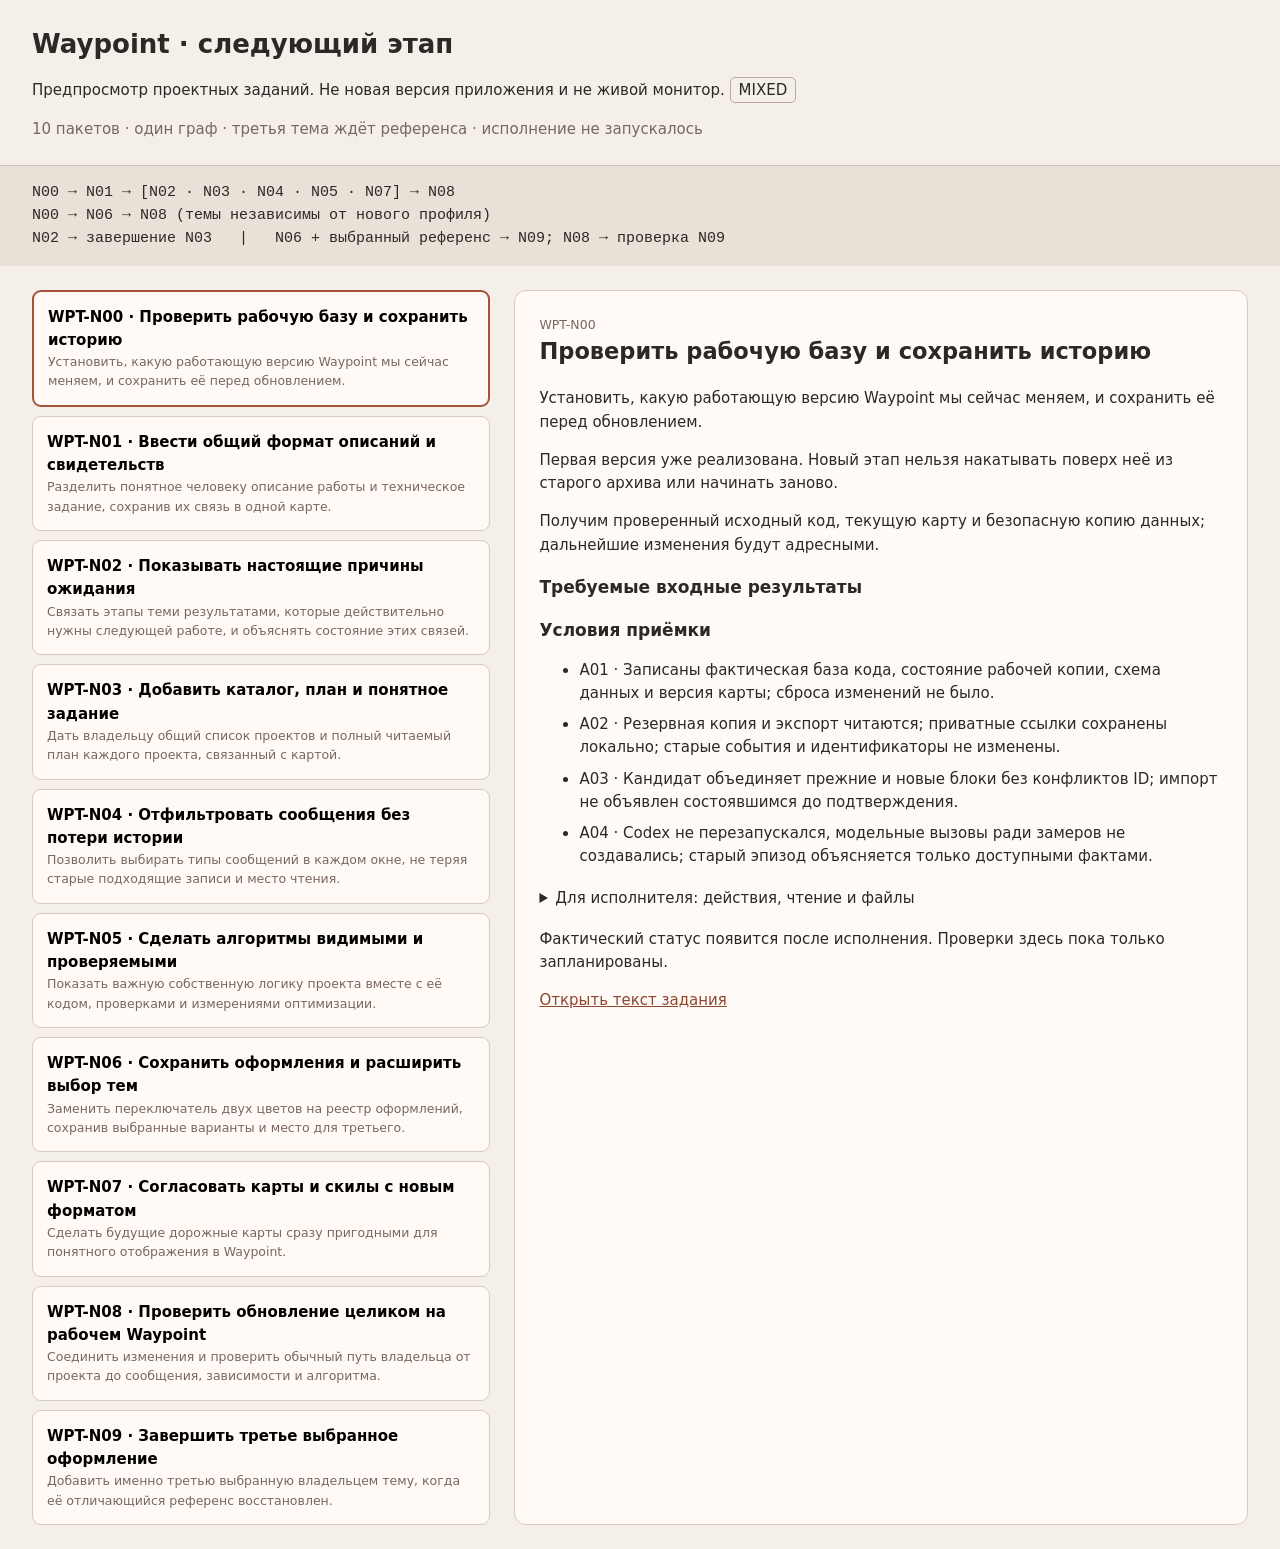
<file: next-stage/roadmap/PREVIEW.html>
<!doctype html><html lang="ru"><meta charset="utf-8"><meta name="viewport" content="width=device-width,initial-scale=1"><title>Waypoint · следующий этап</title>
<style>body{margin:0;background:#f4f0e9;color:#2d2825;font:15px/1.55 system-ui,sans-serif}header{padding:24px 32px;border-bottom:1px solid #cdbfb3}h1{font-size:26px;margin:0}p{max-width:1000px}main{display:grid;grid-template-columns:minmax(290px,1fr) minmax(450px,1.6fr);gap:24px;padding:24px 32px}nav{display:flex;flex-direction:column;gap:9px}button{font:inherit;text-align:left;border:1px solid #d7c9bd;background:#fffaf5;border-radius:9px;padding:14px;cursor:pointer}button[aria-current=true]{border:2px solid #a45338}small{display:block;color:#77675f}.card{background:#fffaf5;padding:24px;border:1px solid #d7c9bd;border-radius:12px}h2{margin-top:0}h3{font-size:17px;margin-bottom:7px}li{margin:8px 0}code{white-space:pre-wrap;font-size:13px}.muted{color:#77675f}.tag{border:1px solid #bda899;padding:3px 8px;border-radius:5px}details{margin:18px 0}summary{cursor:pointer}#flow{padding:15px 32px;font-family:monospace;background:#e9e0d7;white-space:pre-wrap}a{color:#8f4630}@media(max-width:850px){main{display:block;padding:15px}nav{margin-bottom:24px}}</style>
<header><h1>Waypoint · следующий этап</h1><p>Предпросмотр проектных заданий. Не новая версия приложения и не живой монитор. <span class="tag">MIXED</span></p><span class="muted">10 пакетов · один граф · третья тема ждёт референса · исполнение не запускалось</span></header>
<div id="flow">N00 → N01 → [N02 · N03 · N04 · N05 · N07] → N08
N00 → N06 → N08 (темы независимы от нового профиля)
N02 → завершение N03   |   N06 + выбранный референс → N09; N08 → проверка N09</div>
<main><nav id="list" aria-label="План работ"></nav><article id="detail" class="card"></article></main>
<script>const PLAN={"schema": "waypoint.plan/1", "project_id": "waypoint", "title": "Waypoint — следующий этап: понятный план и контролируемая логика", "nodes": {"WPT-NEXT": {"title": "Понятная наблюдаемость проектов", "parent": null, "assignment": "Container for this stage; execute child packets once, not this container again.", "acceptance": {"A-ALL": {"text": "All packet outcomes, including the actual third theme, are accounted for; functional partial delivery is not whole-stage acceptance."}}, "tests": {}, "layout": {"x": 80, "y": 80}, "source_refs": [{"uri": "design/DESIGN.md"}], "x_roadmap": {"kind": "group"}, "x_observability": {"intent": {"summary": "Понимать задания, видеть общий план и контролировать сложную логику в нескольких проектах.", "context": "Развиваем уже работающий Waypoint, не переписываем наблюдатель.", "change": "Человекочитаемые представления будут связаны с тем же графом и фактическими событиями."}, "outputs": {}, "algorithm_refs": []}}, "WPT-N00": {"title": "Проверить рабочую базу и сохранить историю", "parent": "WPT-NEXT", "assignment": "1. Read actual repository/worktree status, current package environment and runtime schema; compare affected files with inspected commit.\n2. Confirm previous C01–C07 source/evidence without redoing their implementation. Preserve uncommitted changes and resolve an actual overlapping owner before edits.\n3. Export installed plan and back up SQLite using the existing mechanism; keep private paths/tokens out of deliverable.\n4. Prepare a stage candidate with tools/prepare_stage_merge.py. Inspect identifiers/base/request before importing by existing API, never replace the current plan with the stage fragment.\n5. If the old early-start episode can be located, retain exact node IDs, relevant plan version and sanitized chronology. Otherwise record INCIDENT_NOT_RECONSTRUCTED; this does not stop the independently reproducible dependency regression.\n\nRequired reading (this archive):\nsources/BASELINE.json\ndesign/IMPLEMENTATION.md#i4\ndesign/IMPLEMENTATION.md#i5\n\nActual repository reading:\nwaypoint/reports/RETURN_TO_CHAT_RU.md\nwaypoint/waypoint/domain.py\nwaypoint/waypoint/store.py\nroadmap/ROADMAP.plan.json", "acceptance": {"A01": {"text": "Записаны фактическая база кода, состояние рабочей копии, схема данных и версия карты; сброса изменений не было."}, "A02": {"text": "Резервная копия и экспорт читаются; приватные ссылки сохранены локально; старые события и идентификаторы не изменены."}, "A03": {"text": "Кандидат объединяет прежние и новые блоки без конфликтов ID; импорт не объявлен состоявшимся до подтверждения."}, "A04": {"text": "Codex не перезапускался, модельные вызовы ради замеров не создавались; старый эпизод объясняется только доступными фактами."}}, "tests": {"T01": {"label": "Записаны фактическая база кода, состояние рабочей копии, схема данных и версия карты; сброса изменений не было.", "text": "Записаны фактическая база кода, состояние рабочей копии, схема данных и версия карты; сброса изменений не было."}, "T02": {"label": "Резервная копия и экспорт читаются; приватные ссылки сохранены локально; старые события и идентификаторы не изменены.", "text": "Резервная копия и экспорт читаются; приватные ссылки сохранены локально; старые события и идентификаторы не изменены."}, "T03": {"label": "Кандидат объединяет прежние и новые блоки без конфликтов ID; импорт не объявлен состоявшимся до подтверждения.", "text": "Кандидат объединяет прежние и новые блоки без конфликтов ID; импорт не объявлен состоявшимся до подтверждения."}, "T04": {"label": "Codex не перезапускался, модельные вызовы ради замеров не создавались; старый эпизод объясняется только доступными фактами.", "text": "Codex не перезапускался, модельные вызовы ради замеров не создавались; старый эпизод объясняется только доступными фактами."}}, "layout": {"x": 80, "y": 80}, "source_refs": [{"uri": "sources/BASELINE.json", "label": "Package contract"}, {"uri": "design/IMPLEMENTATION.md#i4", "label": "Package contract"}, {"uri": "design/IMPLEMENTATION.md#i5", "label": "Package contract"}, {"uri": "https://github.com/ViskyG/Waypoint/blob/c36e2e9a296ec8a78e4a19fad1975ea6ed951ade/waypoint/reports/RETURN_TO_CHAT_RU.md", "label": "Inspected source"}, {"uri": "https://github.com/ViskyG/Waypoint/blob/c36e2e9a296ec8a78e4a19fad1975ea6ed951ade/waypoint/waypoint/domain.py", "label": "Inspected source"}, {"uri": "https://github.com/ViskyG/Waypoint/blob/c36e2e9a296ec8a78e4a19fad1975ea6ed951ade/waypoint/waypoint/store.py", "label": "Inspected source"}, {"uri": "https://github.com/ViskyG/Waypoint/blob/c36e2e9a296ec8a78e4a19fad1975ea6ed951ade/roadmap/ROADMAP.plan.json", "label": "Inspected source"}], "x_roadmap": {"kind": "packet", "preferred_executor": "CODEX", "eligible_alternative": null, "read_set": ["sources/BASELINE.json", "design/IMPLEMENTATION.md#i4", "design/IMPLEMENTATION.md#i5"], "repository_read_set": ["waypoint/reports/RETURN_TO_CHAT_RU.md", "waypoint/waypoint/domain.py", "waypoint/waypoint/store.py", "roadmap/ROADMAP.plan.json"], "owned_paths": ["private rollout receipts and disposable test workspace only"], "actions": ["Read actual repository/worktree status, current package environment and runtime schema; compare affected files with inspected commit.", "Confirm previous C01–C07 source/evidence without redoing their implementation. Preserve uncommitted changes and resolve an actual overlapping owner before edits.", "Export installed plan and back up SQLite using the existing mechanism; keep private paths/tokens out of deliverable.", "Prepare a stage candidate with tools/prepare_stage_merge.py. Inspect identifiers/base/request before importing by existing API, never replace the current plan with the stage fragment.", "If the old early-start episode can be located, retain exact node IDs, relevant plan version and sanitized chronology. Otherwise record INCIDENT_NOT_RECONSTRUCTED; this does not stop the independently reproducible dependency regression."], "escalation": "actual base conflict or unavailable authorized workspace", "shared_file_policy": "single integration owner; use isolated contributions before shared merge", "output_ref": "O-BASE", "evidence": "planned acceptance; no execution claimed", "acceptance_detail_en": ["Observed base, current worktree state, schema and plan version recorded; no silent reset or claim of a clean tree.", "Backup/export readable and references stored privately; original events and all existing IDs untouched.", "Candidate includes old and new work without collisions; import is not falsely reported before acknowledgement.", "No agent/Codex restart or benchmark turn; old incident diagnosis remains evidence-bounded."]}, "x_observability": {"intent": {"summary": "Установить, какую работающую версию Waypoint мы сейчас меняем, и сохранить её перед обновлением.", "context": "Первая версия уже реализована. Новый этап нельзя накатывать поверх неё из старого архива или начинать заново.", "change": "Получим проверенный исходный код, текущую карту и безопасную копию данных; дальнейшие изменения будут адресными."}, "outputs": {"O-BASE": {"definition": "Verified current workspace, current plan export and recoverable private backup", "revision": 1}}, "algorithm_refs": []}}, "WPT-N01": {"title": "Ввести общий формат описаний и свидетельств", "parent": "WPT-NEXT", "assignment": "1. Implement the versioned x_observability profile and validators from supplied schemas and contracts; preserve unknown fields.\n2. Keep assignment executor-facing; add authored intent and output declarations, typed relations and algorithm definitions. No runtime model summaries.\n3. Prepare additive migration of known actual DB schema and rebuildable projections, without manufacturing test or dependency success.\n4. Introduce capability reporting only for implemented features and stable response basis. Generate schemas from actual code, not drifting hand-edited copies.\n5. Build deterministic synthetic fixtures shared by downstream packets; lock field semantics, not incidental helper names.\n\nRequired reading (this archive):\ndesign/CONTRACTS.md#c1\ndesign/CONTRACTS.md#c2\ndesign/CONTRACTS.md#c3\ndesign/CONTRACTS.md#c6\ndesign/IMPLEMENTATION.md#i4\n\nActual repository reading:\nwaypoint/waypoint/domain.py\nwaypoint/waypoint/store.py\nwaypoint/tools/generate_contracts.py\nwaypoint/schemas/plan.schema.json", "acceptance": {"A01": {"text": "Импорт и экспорт сохраняют неизвестные расширения, прежние задания, идентификаторы и свидетельства."}, "A02": {"text": "Старые карты открываются; отсутствие человеческого описания видно явно, а не заполняется выдуманным текстом."}, "A03": {"text": "Ошибочные ссылки новых результатов и алгоритмов дают конкретную диагностику; условия не исполняются как произвольный код."}, "A04": {"text": "Прерванная миграция откатывается; повтор, открытие базы и восстановление проекций сохраняют принятые события."}, "A05": {"text": "Программа различает умение хранить новые поля и реально поддерживаемые возможности."}}, "tests": {"T01": {"label": "Импорт и экспорт сохраняют неизвестные расширения, прежние задания, идентификаторы и свидетельства.", "text": "Импорт и экспорт сохраняют неизвестные расширения, прежние задания, идентификаторы и свидетельства."}, "T02": {"label": "Старые карты открываются; отсутствие человеческого описания видно явно, а не заполняется выдуманным текстом.", "text": "Старые карты открываются; отсутствие человеческого описания видно явно, а не заполняется выдуманным текстом."}, "T03": {"label": "Ошибочные ссылки новых результатов и алгоритмов дают конкретную диагностику; условия не исполняются как произвольный код.", "text": "Ошибочные ссылки новых результатов и алгоритмов дают конкретную диагностику; условия не исполняются как произвольный код."}, "T04": {"label": "Прерванная миграция откатывается; повтор, открытие базы и восстановление проекций сохраняют принятые события.", "text": "Прерванная миграция откатывается; повтор, открытие базы и восстановление проекций сохраняют принятые события."}, "T05": {"label": "Программа различает умение хранить новые поля и реально поддерживаемые возможности.", "text": "Программа различает умение хранить новые поля и реально поддерживаемые возможности."}}, "layout": {"x": 500, "y": 80}, "source_refs": [{"uri": "design/CONTRACTS.md#c1", "label": "Package contract"}, {"uri": "design/CONTRACTS.md#c2", "label": "Package contract"}, {"uri": "design/CONTRACTS.md#c3", "label": "Package contract"}, {"uri": "design/CONTRACTS.md#c6", "label": "Package contract"}, {"uri": "design/IMPLEMENTATION.md#i4", "label": "Package contract"}, {"uri": "https://github.com/ViskyG/Waypoint/blob/c36e2e9a296ec8a78e4a19fad1975ea6ed951ade/waypoint/waypoint/domain.py", "label": "Inspected source"}, {"uri": "https://github.com/ViskyG/Waypoint/blob/c36e2e9a296ec8a78e4a19fad1975ea6ed951ade/waypoint/waypoint/store.py", "label": "Inspected source"}, {"uri": "https://github.com/ViskyG/Waypoint/blob/c36e2e9a296ec8a78e4a19fad1975ea6ed951ade/waypoint/tools/generate_contracts.py", "label": "Inspected source"}, {"uri": "https://github.com/ViskyG/Waypoint/blob/c36e2e9a296ec8a78e4a19fad1975ea6ed951ade/waypoint/schemas/plan.schema.json", "label": "Inspected source"}], "x_roadmap": {"kind": "packet", "preferred_executor": "CODEX", "eligible_alternative": "Chat may prepare schemas/tests from exact sources; Codex can complete without it", "read_set": ["design/CONTRACTS.md#c1", "design/CONTRACTS.md#c2", "design/CONTRACTS.md#c3", "design/CONTRACTS.md#c6", "design/IMPLEMENTATION.md#i4"], "repository_read_set": ["waypoint/waypoint/domain.py", "waypoint/waypoint/store.py", "waypoint/tools/generate_contracts.py", "waypoint/schemas/plan.schema.json"], "owned_paths": ["waypoint/waypoint/observability.py (new)", "waypoint/waypoint/domain.py (profile seam)", "waypoint/waypoint/store.py (migration owner)", "waypoint/tools/generate_contracts.py", "waypoint/schemas/", "new profile/migration tests"], "actions": ["Implement the versioned x_observability profile and validators from supplied schemas and contracts; preserve unknown fields.", "Keep assignment executor-facing; add authored intent and output declarations, typed relations and algorithm definitions. No runtime model summaries.", "Prepare additive migration of known actual DB schema and rebuildable projections, without manufacturing test or dependency success.", "Introduce capability reporting only for implemented features and stable response basis. Generate schemas from actual code, not drifting hand-edited copies.", "Build deterministic synthetic fixtures shared by downstream packets; lock field semantics, not incidental helper names."], "escalation": "unknown newer schema or conflicting central contract", "shared_file_policy": "single integration owner; use isolated contributions before shared merge", "output_ref": "O-PROFILE", "evidence": "planned acceptance; no execution claimed", "acceptance_detail_en": ["Profile round-trip preserves unknown extensions, old assignments, IDs and evidence.", "Old plans still load; absent human descriptions are explicitly absent, never fabricated.", "Invalid new output/algorithm references produce actionable diagnostics; no arbitrary eval of conditions.", "Migration interruption rolls back; retry/reopen/rebuild preserve accepted ledger.", "Capabilities distinguish mere storage retention from implemented semantics."]}, "x_observability": {"intent": {"summary": "Разделить понятное человеку описание работы и техническое задание, сохранив их связь в одной карте.", "context": "Сейчас одна техническая строка одновременно служит инструкцией агенту и объяснением владельцу.", "change": "У блока появится ясная суть, у результатов — проверяемые ссылки; старые задания, история и идентификаторы сохранятся."}, "outputs": {"O-PROFILE": {"definition": "Implemented compatible profile, migration seams and shared tested contract fixtures", "revision": 1}}, "algorithm_refs": ["ALG-MERGE"]}}, "WPT-N02": {"title": "Показывать настоящие причины ожидания", "parent": "WPT-NEXT", "assignment": "1. Implement one shared effective-requirement resolver and fingerprint/evidence evaluator; wire all consumers to it.\n2. Return start and finish prerequisites separately, provenance and true endpoints for collapsed partial edges.\n3. Classify hard blocker/order/inheritance; validate expanded graph including hidden cycles. Preserve legacy link visibility without pretending known availability.\n4. Store dependency observations and discrepancies with workspace/predicate provenance; never derive availability solely from status text.\n5. Reproduce direct-only /packet omission with nested synthetic regression. Investigate owner incident only from actual retained evidence.\n\nRequired reading (this archive):\ndesign/CONTRACTS.md#c2\ndesign/CONTRACTS.md#c3\ndesign/CONTRACTS.md#c4\ndesign/DESIGN.md#d4\nreference/contract_model.py\n\nActual repository reading:\nwaypoint/waypoint/server.py\nwaypoint/waypoint/domain.py\nwaypoint/waypoint/store.py\nroadmap/tools/roadmap.py", "acceptance": {"A01": {"text": "Задание API, расчёт доступных работ и данные интерфейса показывают одинаковые предпосылки при одинаковых входах."}, "A02": {"text": "Зависимость от поддерева предка учитывается; связь только с одним узлом и рекомендуемый порядок не создают лишних блокеров."}, "A03": {"text": "Изменение нужного результата делает старое свидетельство неприменимым; перестановка блоков — нет. Чужая рабочая база не считается подходящей."}, "A04": {"text": "Циклы после наследования и зависимость от самого себя выявляются; вход в подблок не требует заранее завершить его родителя."}, "A05": {"text": "Реальная ранняя активность сохраняется и отображается; позднее свидетельство не подменяет достоверную историю."}}, "tests": {"T01": {"label": "Задание API, расчёт доступных работ и данные интерфейса показывают одинаковые предпосылки при одинаковых входах.", "text": "Задание API, расчёт доступных работ и данные интерфейса показывают одинаковые предпосылки при одинаковых входах."}, "T02": {"label": "Зависимость от поддерева предка учитывается; связь только с одним узлом и рекомендуемый порядок не создают лишних блокеров.", "text": "Зависимость от поддерева предка учитывается; связь только с одним узлом и рекомендуемый порядок не создают лишних блокеров."}, "T03": {"label": "Изменение нужного результата делает старое свидетельство неприменимым; перестановка блоков — нет. Чужая рабочая база не считается подходящей.", "text": "Изменение нужного результата делает старое свидетельство неприменимым; перестановка блоков — нет. Чужая рабочая база не считается подходящей."}, "T04": {"label": "Циклы после наследования и зависимость от самого себя выявляются; вход в подблок не требует заранее завершить его родителя.", "text": "Циклы после наследования и зависимость от самого себя выявляются; вход в подблок не требует заранее завершить его родителя."}, "T05": {"label": "Реальная ранняя активность сохраняется и отображается; позднее свидетельство не подменяет достоверную историю.", "text": "Реальная ранняя активность сохраняется и отображается; позднее свидетельство не подменяет достоверную историю."}}, "layout": {"x": 920, "y": 80}, "source_refs": [{"uri": "design/CONTRACTS.md#c2", "label": "Package contract"}, {"uri": "design/CONTRACTS.md#c3", "label": "Package contract"}, {"uri": "design/CONTRACTS.md#c4", "label": "Package contract"}, {"uri": "design/DESIGN.md#d4", "label": "Package contract"}, {"uri": "reference/contract_model.py", "label": "Package contract"}, {"uri": "https://github.com/ViskyG/Waypoint/blob/c36e2e9a296ec8a78e4a19fad1975ea6ed951ade/waypoint/waypoint/server.py", "label": "Inspected source"}, {"uri": "https://github.com/ViskyG/Waypoint/blob/c36e2e9a296ec8a78e4a19fad1975ea6ed951ade/waypoint/waypoint/domain.py", "label": "Inspected source"}, {"uri": "https://github.com/ViskyG/Waypoint/blob/c36e2e9a296ec8a78e4a19fad1975ea6ed951ade/waypoint/waypoint/store.py", "label": "Inspected source"}, {"uri": "https://github.com/ViskyG/Waypoint/blob/c36e2e9a296ec8a78e4a19fad1975ea6ed951ade/roadmap/tools/roadmap.py", "label": "Inspected source"}], "x_roadmap": {"kind": "packet", "preferred_executor": "CODEX", "eligible_alternative": "Bounded pure resolver preparation in Pro is optional", "read_set": ["design/CONTRACTS.md#c2", "design/CONTRACTS.md#c3", "design/CONTRACTS.md#c4", "design/DESIGN.md#d4", "reference/contract_model.py"], "repository_read_set": ["waypoint/waypoint/server.py", "waypoint/waypoint/domain.py", "waypoint/waypoint/store.py", "roadmap/tools/roadmap.py"], "owned_paths": ["waypoint/waypoint/dependencies.py (new)", "waypoint/waypoint/store.py (dependency evidence seam)", "waypoint/waypoint/server.py (packet seam)", "roadmap/tools/roadmap.py (shared resolver call)", "dependency regression tests"], "actions": ["Implement one shared effective-requirement resolver and fingerprint/evidence evaluator; wire all consumers to it.", "Return start and finish prerequisites separately, provenance and true endpoints for collapsed partial edges.", "Classify hard blocker/order/inheritance; validate expanded graph including hidden cycles. Preserve legacy link visibility without pretending known availability.", "Store dependency observations and discrepancies with workspace/predicate provenance; never derive availability solely from status text.", "Reproduce direct-only /packet omission with nested synthetic regression. Investigate owner incident only from actual retained evidence."], "escalation": "conflicting input semantics that change agreed scope", "shared_file_policy": "single integration owner; use isolated contributions before shared merge", "output_ref": "O-DEPS", "evidence": "planned acceptance; no execution claimed", "acceptance_detail_en": ["API packet, authoring frontier and UI source projection agree for identical inputs.", "Ancestor subtree dependency is included; node-only and order relations do not become false inherited blockers.", "Changed required output invalidates its old receipt, cosmetic layout does not; wrong workspace is not satisfied.", "Expanded cycles/self-dependency diagnosed; valid child entry does not require completing its own parent.", "Actual early activity is accepted and shown; late evidence is distinguished from historical certainty."]}, "x_observability": {"intent": {"summary": "Связать этапы теми результатами, которые действительно нужны следующей работе, и объяснять состояние этих связей.", "context": "Стрелка должна означать необходимый входной результат, а не только удобный порядок написания кода.", "change": "План, блок и инструкция исполнителю будут одинаково показывать прямые и унаследованные предпосылки; ранняя активность останется видимой."}, "outputs": {"O-DEPS": {"definition": "Shared prerequisite resolver and provenance-bearing dependency projection", "revision": 1}}, "algorithm_refs": ["ALG-DEPS"]}}, "WPT-N03": {"title": "Добавить каталог, план и понятное задание", "parent": "WPT-NEXT", "assignment": "1. Add metadata-only project catalogue using registered projects, not directory crawling.\n2. Create Map/Plan/Algorithms navigation and human/executor Task subtabs; keep assignment and acceptance available.\n3. Use one node view/status projection for Map and Plan; show parent reported state plus derived descendant activity without overwriting either.\n4. Guard caches, cameras, outline position and requests by service/project/version/generation; handle late cross-project replies.\n5. Backfill context-rich intent for current human-visible blocks against fresh plan version. Complete dependency display only after O-DEPS is integrated.\n\nRequired reading (this archive):\ndesign/DESIGN.md#d2\ndesign/DESIGN.md#d3\ndesign/CONTRACTS.md#c4\ndesign/IMPLEMENTATION.md#i2\n\nActual repository reading:\nwaypoint/waypoint/server.py\nwaypoint/waypoint/store.py\nwaypoint/waypoint/web/app.js\nwaypoint/waypoint/web/index.html\nwaypoint/waypoint/web/style.css", "acceptance": {"A01": {"text": "Краткая суть совпадает в плане и задании блока; команды для исполнителя находятся в отдельной подвкладке."}, "A02": {"text": "Одно событие блока обновляет карту и план без дополнительной записи агента."}, "A03": {"text": "Каталог содержит краткие данные и назначение проектов, не загружает полные переписки."}, "A04": {"text": "Запоздалый ответ другого проекта не меняет открытый проект; возврат сохраняет положение просмотра."}, "A05": {"text": "У ожидающего родителя видна работа потомков; родитель и дети не учитываются как лишние завершённые задачи."}, "A06": {"text": "Для старой структуры явно подписаны текущие наблюдения; историческое воспроизведение не имитируется."}}, "tests": {"T01": {"label": "Краткая суть совпадает в плане и задании блока; команды для исполнителя находятся в отдельной подвкладке.", "text": "Краткая суть совпадает в плане и задании блока; команды для исполнителя находятся в отдельной подвкладке."}, "T02": {"label": "Одно событие блока обновляет карту и план без дополнительной записи агента.", "text": "Одно событие блока обновляет карту и план без дополнительной записи агента."}, "T03": {"label": "Каталог содержит краткие данные и назначение проектов, не загружает полные переписки.", "text": "Каталог содержит краткие данные и назначение проектов, не загружает полные переписки."}, "T04": {"label": "Запоздалый ответ другого проекта не меняет открытый проект; возврат сохраняет положение просмотра.", "text": "Запоздалый ответ другого проекта не меняет открытый проект; возврат сохраняет положение просмотра."}, "T05": {"label": "У ожидающего родителя видна работа потомков; родитель и дети не учитываются как лишние завершённые задачи.", "text": "У ожидающего родителя видна работа потомков; родитель и дети не учитываются как лишние завершённые задачи."}, "T06": {"label": "Для старой структуры явно подписаны текущие наблюдения; историческое воспроизведение не имитируется.", "text": "Для старой структуры явно подписаны текущие наблюдения; историческое воспроизведение не имитируется."}}, "layout": {"x": 80, "y": 540}, "source_refs": [{"uri": "design/DESIGN.md#d2", "label": "Package contract"}, {"uri": "design/DESIGN.md#d3", "label": "Package contract"}, {"uri": "design/CONTRACTS.md#c4", "label": "Package contract"}, {"uri": "design/IMPLEMENTATION.md#i2", "label": "Package contract"}, {"uri": "https://github.com/ViskyG/Waypoint/blob/c36e2e9a296ec8a78e4a19fad1975ea6ed951ade/waypoint/waypoint/server.py", "label": "Inspected source"}, {"uri": "https://github.com/ViskyG/Waypoint/blob/c36e2e9a296ec8a78e4a19fad1975ea6ed951ade/waypoint/waypoint/store.py", "label": "Inspected source"}, {"uri": "https://github.com/ViskyG/Waypoint/blob/c36e2e9a296ec8a78e4a19fad1975ea6ed951ade/waypoint/waypoint/web/app.js", "label": "Inspected source"}, {"uri": "https://github.com/ViskyG/Waypoint/blob/c36e2e9a296ec8a78e4a19fad1975ea6ed951ade/waypoint/waypoint/web/index.html", "label": "Inspected source"}, {"uri": "https://github.com/ViskyG/Waypoint/blob/c36e2e9a296ec8a78e4a19fad1975ea6ed951ade/waypoint/waypoint/web/style.css", "label": "Inspected source"}], "x_roadmap": {"kind": "packet", "preferred_executor": "CODEX", "eligible_alternative": "Pro/Sol UI preparation allowed under isolated ownership, not a required delivery", "read_set": ["design/DESIGN.md#d2", "design/DESIGN.md#d3", "design/CONTRACTS.md#c4", "design/IMPLEMENTATION.md#i2"], "repository_read_set": ["waypoint/waypoint/server.py", "waypoint/waypoint/store.py", "waypoint/waypoint/web/app.js", "waypoint/waypoint/web/index.html", "waypoint/waypoint/web/style.css"], "owned_paths": ["waypoint/waypoint/read_models.py (new)", "waypoint/waypoint/web/projects.js (new)", "waypoint/waypoint/web/plan.js (new)", "web/app.js/index.html/style.css (single shell owner)", "catalogue/task/plan browser tests"], "actions": ["Add metadata-only project catalogue using registered projects, not directory crawling.", "Create Map/Plan/Algorithms navigation and human/executor Task subtabs; keep assignment and acceptance available.", "Use one node view/status projection for Map and Plan; show parent reported state plus derived descendant activity without overwriting either.", "Guard caches, cameras, outline position and requests by service/project/version/generation; handle late cross-project replies.", "Backfill context-rich intent for current human-visible blocks against fresh plan version. Complete dependency display only after O-DEPS is integrated."], "escalation": "actual unresolved user meaning in a node description", "shared_file_policy": "single integration owner; use isolated contributions before shared merge", "output_ref": "O-UX", "evidence": "planned acceptance; no execution claimed", "acceptance_detail_en": ["Same intent summary appears in Plan and Task; executor commands only in technical subtab.", "One node event updates both views without additional agent writes.", "Catalogue has bounded metadata and project purpose; no raw transcript load.", "Cross-project late reply cannot replace active project state; return restores view position.", "Waiting parent with active children shows both facts; no double-counted completion.", "Historical structure is clearly labelled with current observations, not simulated replay."]}, "x_observability": {"intent": {"summary": "Дать владельцу общий список проектов и полный читаемый план каждого проекта, связанный с картой.", "context": "Карта полезна для наблюдения, но не заменяет краткого объяснения всего проекта и каждой отдельной работы.", "change": "Можно открыть проект, прочитать план со статусами, перейти к блоку и понять его смысл, не разбирая инструкцию Codex."}, "outputs": {"O-UX": {"definition": "Integrated catalogue, Plan and reader-first Task views on the common read model", "revision": 1}}, "algorithm_refs": ["ALG-READ"]}}, "WPT-N04": {"title": "Отфильтровать сообщения без потери истории", "parent": "WPT-NEXT", "assignment": "1. Implement deterministic native-type classification and error flag; preserve native identity and unknown types.\n2. Apply filter in indexed selection before limit/body loading, including deep multi-target deduplication.\n3. Implement query-bound opaque cursor with stable tie-breaking; preserve legacy before semantics when unused.\n4. Add per-reader multiselect and error facet; use independent query windows, visible-new counters and saved anchors.\n5. Ensure ingestion remains unfiltered and an item corrected out of a selected category invalidates its previous reader.\n\nRequired reading (this archive):\ndesign/DESIGN.md#d5\ndesign/CONTRACTS.md#c5\ndesign/IMPLEMENTATION.md#i3\n\nActual repository reading:\nwaypoint/waypoint/store.py\nwaypoint/waypoint/server.py\nwaypoint/waypoint/web/app.js\nwaypoint/waypoint/adapters/codex.py", "acceptance": {"A01": {"text": "Нужное старое сообщение находится даже за тысячей неподходящих; «ничего», «все» и «прочее» различаются."}, "A02": {"text": "Старый курсор при смене фильтра, области или проекта отклоняется либо явно заменяется новым окном."}, "A03": {"text": "Сообщение, связанное с несколькими потомками, видно один раз; исправления типа и привязки обновляют индексы атомарно."}, "A04": {"text": "Составная команда с результатом остаётся одним событием; недоступные рассуждения и результаты тестов не выдумываются."}, "A05": {"text": "Новые сообщения не сбрасывают выделение и место чтения; скрытые типы не увеличивают счётчик видимых новых сообщений."}, "A06": {"text": "Существующие клиенты CLI/API без фильтра сохраняют прежнее поведение."}}, "tests": {"T01": {"label": "Нужное старое сообщение находится даже за тысячей неподходящих; «ничего», «все» и «прочее» различаются.", "text": "Нужное старое сообщение находится даже за тысячей неподходящих; «ничего», «все» и «прочее» различаются."}, "T02": {"label": "Старый курсор при смене фильтра, области или проекта отклоняется либо явно заменяется новым окном.", "text": "Старый курсор при смене фильтра, области или проекта отклоняется либо явно заменяется новым окном."}, "T03": {"label": "Сообщение, связанное с несколькими потомками, видно один раз; исправления типа и привязки обновляют индексы атомарно.", "text": "Сообщение, связанное с несколькими потомками, видно один раз; исправления типа и привязки обновляют индексы атомарно."}, "T04": {"label": "Составная команда с результатом остаётся одним событием; недоступные рассуждения и результаты тестов не выдумываются.", "text": "Составная команда с результатом остаётся одним событием; недоступные рассуждения и результаты тестов не выдумываются."}, "T05": {"label": "Новые сообщения не сбрасывают выделение и место чтения; скрытые типы не увеличивают счётчик видимых новых сообщений.", "text": "Новые сообщения не сбрасывают выделение и место чтения; скрытые типы не увеличивают счётчик видимых новых сообщений."}, "T06": {"label": "Существующие клиенты CLI/API без фильтра сохраняют прежнее поведение.", "text": "Существующие клиенты CLI/API без фильтра сохраняют прежнее поведение."}}, "layout": {"x": 500, "y": 540}, "source_refs": [{"uri": "design/DESIGN.md#d5", "label": "Package contract"}, {"uri": "design/CONTRACTS.md#c5", "label": "Package contract"}, {"uri": "design/IMPLEMENTATION.md#i3", "label": "Package contract"}, {"uri": "https://github.com/ViskyG/Waypoint/blob/c36e2e9a296ec8a78e4a19fad1975ea6ed951ade/waypoint/waypoint/store.py", "label": "Inspected source"}, {"uri": "https://github.com/ViskyG/Waypoint/blob/c36e2e9a296ec8a78e4a19fad1975ea6ed951ade/waypoint/waypoint/server.py", "label": "Inspected source"}, {"uri": "https://github.com/ViskyG/Waypoint/blob/c36e2e9a296ec8a78e4a19fad1975ea6ed951ade/waypoint/waypoint/web/app.js", "label": "Inspected source"}, {"uri": "https://github.com/ViskyG/Waypoint/blob/c36e2e9a296ec8a78e4a19fad1975ea6ed951ade/waypoint/waypoint/adapters/codex.py", "label": "Inspected source"}], "x_roadmap": {"kind": "packet", "preferred_executor": "CODEX", "eligible_alternative": "Chat may supply isolated UI/classifier tests against fixed contracts", "read_set": ["design/DESIGN.md#d5", "design/CONTRACTS.md#c5", "design/IMPLEMENTATION.md#i3"], "repository_read_set": ["waypoint/waypoint/store.py", "waypoint/waypoint/server.py", "waypoint/waypoint/web/app.js", "waypoint/waypoint/adapters/codex.py"], "owned_paths": ["waypoint/waypoint/store.py (typed paging seam)", "waypoint/waypoint/server.py (compatible query arguments)", "waypoint/waypoint/web/filters.js (new)", "reader integration anchors in app.js", "filter/query/browser fixtures"], "actions": ["Implement deterministic native-type classification and error flag; preserve native identity and unknown types.", "Apply filter in indexed selection before limit/body loading, including deep multi-target deduplication.", "Implement query-bound opaque cursor with stable tie-breaking; preserve legacy before semantics when unused.", "Add per-reader multiselect and error facet; use independent query windows, visible-new counters and saved anchors.", "Ensure ingestion remains unfiltered and an item corrected out of a selected category invalidates its previous reader."], "escalation": "unknown native types map Other rather than blocking all work", "shared_file_policy": "single integration owner; use isolated contributions before shared merge", "output_ref": "O-FILTERS", "evidence": "planned acceptance; no execution claimed", "acceptance_detail_en": ["A matching item older than 1000 nonmatching items is found; none/all/other behave distinctly.", "Changing filter/scope/project with an old cursor is rejected or resets explicitly.", "One item on several descendants appears once; corrections update type and target indexes atomically.", "Combined command/result remains one item; no invented reasoning or test result.", "User selection/reading anchor survives new messages; hidden new types do not inflate visible count.", "Existing unfiltered CLI/API clients remain compatible."]}, "x_observability": {"intent": {"summary": "Позволить выбирать типы сообщений в каждом окне, не теряя старые подходящие записи и место чтения.", "context": "В потоке смешаны пояснения, инструменты и другие события; владельцу не всегда нужно видеть их одновременно.", "change": "Выбранный фильтр работает по всей истории, новые подходящие сообщения отмечаются отдельно, скрытые продолжают сохраняться."}, "outputs": {"O-FILTERS": {"definition": "Filter-before-pagination Store/API and independent live reader controls", "revision": 1}}, "algorithm_refs": ["ALG-PAGE", "ALG-READ"]}}, "WPT-N05": {"title": "Сделать алгоритмы видимыми и проверяемыми", "parent": "WPT-NEXT", "assignment": "1. Validate one project-level definition per meaningful mechanism and many-to-many block references.\n2. Add badge/right inspector and project Algorithms view; distinguish direct/descendant refs and deduplicate.\n3. Link exact existing implementation path/symbol/revision or null planned state; never maintain a mutable code copy in the plan.\n4. Record immutable correctness/measurement observations with actual basis and mark changed-code evidence stale.\n5. Compare only compatible benchmark inputs/methods/units; show uncertainty/regressions and never infer speedup from a prose claim.\n6. Populate the small real Waypoint inventory from inspected functions and known tests; no fictitious measurement runs.\n\nRequired reading (this archive):\ndesign/DESIGN.md#d6\ndesign/CONTRACTS.md#c6\ndesign/CONTRACTS.md#c4\ncontracts/examples/algorithm-observations.json\n\nActual repository reading:\nwaypoint/waypoint/domain.py\nwaypoint/waypoint/store.py\nwaypoint/waypoint/server.py\nwaypoint/waypoint/web/app.js", "acceptance": {"A01": {"text": "У общего алгоритма одна идентичность в нескольких блоках и в проектном реестре."}, "A02": {"text": "Пометка блока открывает справа связанные алгоритмы; реестр не заполняется одними названиями технологий."}, "A03": {"text": "Планируемая логика, наличие кода, проверка и измерение показаны раздельно."}, "A04": {"text": "Новая реализация делает прежние свидетельства устаревшими; неуспешная проверка корректности не превращается в успешную оптимизацию."}, "A05": {"text": "Несовместимые данные, единицы и методы помечаются несопоставимыми; у измерения указаны выборка и среда."}, "A06": {"text": "Код и ссылки безопасно отображаются; карточка не запускает команды и не читает произвольные локальные файлы."}}, "tests": {"T01": {"label": "У общего алгоритма одна идентичность в нескольких блоках и в проектном реестре.", "text": "У общего алгоритма одна идентичность в нескольких блоках и в проектном реестре."}, "T02": {"label": "Пометка блока открывает справа связанные алгоритмы; реестр не заполняется одними названиями технологий.", "text": "Пометка блока открывает справа связанные алгоритмы; реестр не заполняется одними названиями технологий."}, "T03": {"label": "Планируемая логика, наличие кода, проверка и измерение показаны раздельно.", "text": "Планируемая логика, наличие кода, проверка и измерение показаны раздельно."}, "T04": {"label": "Новая реализация делает прежние свидетельства устаревшими; неуспешная проверка корректности не превращается в успешную оптимизацию.", "text": "Новая реализация делает прежние свидетельства устаревшими; неуспешная проверка корректности не превращается в успешную оптимизацию."}, "T05": {"label": "Несовместимые данные, единицы и методы помечаются несопоставимыми; у измерения указаны выборка и среда.", "text": "Несовместимые данные, единицы и методы помечаются несопоставимыми; у измерения указаны выборка и среда."}, "T06": {"label": "Код и ссылки безопасно отображаются; карточка не запускает команды и не читает произвольные локальные файлы.", "text": "Код и ссылки безопасно отображаются; карточка не запускает команды и не читает произвольные локальные файлы."}}, "layout": {"x": 920, "y": 540}, "source_refs": [{"uri": "design/DESIGN.md#d6", "label": "Package contract"}, {"uri": "design/CONTRACTS.md#c6", "label": "Package contract"}, {"uri": "design/CONTRACTS.md#c4", "label": "Package contract"}, {"uri": "contracts/examples/algorithm-observations.json", "label": "Package contract"}, {"uri": "https://github.com/ViskyG/Waypoint/blob/c36e2e9a296ec8a78e4a19fad1975ea6ed951ade/waypoint/waypoint/domain.py", "label": "Inspected source"}, {"uri": "https://github.com/ViskyG/Waypoint/blob/c36e2e9a296ec8a78e4a19fad1975ea6ed951ade/waypoint/waypoint/store.py", "label": "Inspected source"}, {"uri": "https://github.com/ViskyG/Waypoint/blob/c36e2e9a296ec8a78e4a19fad1975ea6ed951ade/waypoint/waypoint/server.py", "label": "Inspected source"}, {"uri": "https://github.com/ViskyG/Waypoint/blob/c36e2e9a296ec8a78e4a19fad1975ea6ed951ade/waypoint/waypoint/web/app.js", "label": "Inspected source"}], "x_roadmap": {"kind": "packet", "preferred_executor": "CODEX", "eligible_alternative": "Optional Pro preparation of schemas/UI logic, not an implementation gate", "read_set": ["design/DESIGN.md#d6", "design/CONTRACTS.md#c6", "design/CONTRACTS.md#c4", "contracts/examples/algorithm-observations.json"], "repository_read_set": ["waypoint/waypoint/domain.py", "waypoint/waypoint/store.py", "waypoint/waypoint/server.py", "waypoint/waypoint/web/app.js"], "owned_paths": ["observability/read_models.py algorithm sections", "store.py algorithm evidence projection", "server.py read-only algorithm routes", "web/algorithm_panel.js (new)", "algorithm validity/comparison/browser tests"], "actions": ["Validate one project-level definition per meaningful mechanism and many-to-many block references.", "Add badge/right inspector and project Algorithms view; distinguish direct/descendant refs and deduplicate.", "Link exact existing implementation path/symbol/revision or null planned state; never maintain a mutable code copy in the plan.", "Record immutable correctness/measurement observations with actual basis and mark changed-code evidence stale.", "Compare only compatible benchmark inputs/methods/units; show uncertainty/regressions and never infer speedup from a prose claim.", "Populate the small real Waypoint inventory from inspected functions and known tests; no fictitious measurement runs."], "escalation": "new request for automatic execution of untrusted code is out of scope", "shared_file_policy": "single integration owner; use isolated contributions before shared merge", "output_ref": "O-ALGORITHMS", "evidence": "planned acceptance; no execution claimed", "acceptance_detail_en": ["Shared algorithm has one identity across blocks and project list.", "Badge opens right-side relevant records; no technology-only catalogue padding.", "Planned/no-code/no-test/no-measurement states remain distinct.", "Changed implementation makes old evidence stale; failed correctness prevents successful optimization badge.", "Incompatible datasets/units/methods explicitly NOT_COMPARABLE; evidence retains n/environment.", "Code links/snippets escaped and no record can execute commands or arbitrary file reads."]}, "x_observability": {"intent": {"summary": "Показать важную собственную логику проекта вместе с её кодом, проверками и измерениями оптимизации.", "context": "Выбор технологии не объясняет, как выполняется сложное преобразование и на чём основано заявление об ускорении.", "change": "По отметке блока откроется список его алгоритмов; в проекте — общий реестр с версиями, проверяемостью и честной историей улучшений."}, "outputs": {"O-ALGORITHMS": {"definition": "Curated algorithm catalogue, block badges and revision-aware evidence views", "revision": 1}}, "algorithm_refs": ["ALG-MERGE", "ALG-PAGE", "ALG-DEPS", "ALG-READ"]}}, "WPT-N06": {"title": "Сохранить оформления и расширить выбор тем", "parent": "WPT-NEXT", "assignment": "1. Create stable theme registry and persist selected ID, with safe recovery from obsolete ID.\n2. Preserve supplied references for Terracotta/Obsidian. Separate theme accent from semantic test/error color.\n3. Retain the third selection requirement in metadata as awaiting reference; do not list duplicate Obsidian as a finished third.\n4. Validate same controls, contrasts/readability and long chat/inspector layout in both concrete themes.\n\nRequired reading (this archive):\ndesign/DESIGN.md#d7\nvisuals/SELECTIONS.json\ndesign/IMPLEMENTATION.md#i3\n\nActual repository reading:\nwaypoint/waypoint/web/app.js\nwaypoint/waypoint/web/style.css\nwaypoint/waypoint/web/index.html", "acceptance": {"A01": {"text": "Реестр расширяемый; двоичный переключатель двух тем заменён."}, "A02": {"text": "Оба известных оформления соответствуют сохранённым референсам; выбор переживает перезагрузку."}, "A03": {"text": "Смысл ошибок и результатов тестов не зависит только от декоративного цвета."}, "A04": {"text": "Третье оформление остаётся ожидающим референса; оно не блокирует другую работу и не объявляется готовым дублем."}}, "tests": {"T01": {"label": "Реестр расширяемый; двоичный переключатель двух тем заменён.", "text": "Реестр расширяемый; двоичный переключатель двух тем заменён."}, "T02": {"label": "Оба известных оформления соответствуют сохранённым референсам; выбор переживает перезагрузку.", "text": "Оба известных оформления соответствуют сохранённым референсам; выбор переживает перезагрузку."}, "T03": {"label": "Смысл ошибок и результатов тестов не зависит только от декоративного цвета.", "text": "Смысл ошибок и результатов тестов не зависит только от декоративного цвета."}, "T04": {"label": "Третье оформление остаётся ожидающим референса; оно не блокирует другую работу и не объявляется готовым дублем.", "text": "Третье оформление остаётся ожидающим референса; оно не блокирует другую работу и не объявляется готовым дублем."}}, "layout": {"x": 80, "y": 1000}, "source_refs": [{"uri": "design/DESIGN.md#d7", "label": "Package contract"}, {"uri": "visuals/SELECTIONS.json", "label": "Package contract"}, {"uri": "design/IMPLEMENTATION.md#i3", "label": "Package contract"}, {"uri": "https://github.com/ViskyG/Waypoint/blob/c36e2e9a296ec8a78e4a19fad1975ea6ed951ade/waypoint/waypoint/web/app.js", "label": "Inspected source"}, {"uri": "https://github.com/ViskyG/Waypoint/blob/c36e2e9a296ec8a78e4a19fad1975ea6ed951ade/waypoint/waypoint/web/style.css", "label": "Inspected source"}, {"uri": "https://github.com/ViskyG/Waypoint/blob/c36e2e9a296ec8a78e4a19fad1975ea6ed951ade/waypoint/waypoint/web/index.html", "label": "Inspected source"}], "x_roadmap": {"kind": "packet", "preferred_executor": "CODEX", "eligible_alternative": "Sol can prepare token/selector module from exact assets", "read_set": ["design/DESIGN.md#d7", "visuals/SELECTIONS.json", "design/IMPLEMENTATION.md#i3"], "repository_read_set": ["waypoint/waypoint/web/app.js", "waypoint/waypoint/web/style.css", "waypoint/waypoint/web/index.html"], "owned_paths": ["web/themes.js (new)", "style.css theme token sections", "theme selector integration", "theme regression fixtures"], "actions": ["Create stable theme registry and persist selected ID, with safe recovery from obsolete ID.", "Preserve supplied references for Terracotta/Obsidian. Separate theme accent from semantic test/error color.", "Retain the third selection requirement in metadata as awaiting reference; do not list duplicate Obsidian as a finished third.", "Validate same controls, contrasts/readability and long chat/inspector layout in both concrete themes."], "escalation": "third reference affects N09 only", "shared_file_policy": "single integration owner; use isolated contributions before shared merge", "output_ref": "O-THEMES", "evidence": "planned acceptance; no execution claimed", "acceptance_detail_en": ["Registry is extensible; binary theme toggle removed.", "Both known themes remain recognizable against supplied references; theme choice survives reload.", "Status/test meaning never depends on decorative accent alone.", "Third requirement is visibly pending without blocking core work or falsely reporting three delivered themes."]}, "x_observability": {"intent": {"summary": "Заменить переключатель двух цветов на реестр оформлений, сохранив выбранные варианты и место для третьего.", "context": "Владелец выбрал три оформления, но доступные вложения позволяют однозначно восстановить только два отличающихся.", "change": "Терракота и Обсидиан останутся; третья тема будет добавлена по настоящему референсу, а не подменена дублем."}, "outputs": {"O-THEMES": {"definition": "Working extensible theme host and two preserved concrete themes", "revision": 1}}, "algorithm_refs": []}}, "WPT-N07": {"title": "Согласовать карты и скилы с новым форматом", "parent": "WPT-NEXT", "assignment": "1. Update authoring/template/rendering to emit readable intent, evidenced blockers and relevant algorithm refs; one JSON source.\n2. Apply/reconcile exact skill edits from this package, preserving optional capsule meaning and resource policy.\n3. Prepare canonical candidates on a verified base, follow actual registry/navigation validation when publishing, and preserve unrelated instructions.\n4. Keep missing full legacy translations marked missing rather than pretending delta fragments translate entire skills.\n5. Test a second project, profile round-trip and simulated workflow cases; gate installation of new instructions on actual runtime capabilities.\n\nRequired reading (this archive):\nskills/README_RU.md\nskills/EDITS.json\ndesign/CONTRACTS.md#c7\ndesign/CONTRACTS.md#c1\n\nActual repository reading:\nroadmap/AUTHORING_PROFILE.md\nroadmap/templates/PROJECT.plan.json\nroadmap/tools/roadmap.py\nwaypoint/skills/waypoint-map/SKILL.md\nwaypoint/skills/waypoint-observe/SKILL.md\nViskyG/agent-skills selected canonical files", "acceptance": {"A01": {"text": "Шаблон нового проекта не копирует идентификаторы Waypoint и его ресурсные разрешения."}, "A02": {"text": "Текст, задания и план формируются из одного графа; статусы не переносятся вручную."}, "A03": {"text": "Весь проект можно выполнить без ChatGPT-капсул; обязательного ожидания чата не появляется."}, "A04": {"text": "Правки затрагивают только проверенные участки скилов, сохраняя остальные инструкции."}, "A05": {"text": "Публикация, проверка исходников и установка сообщаются отдельно; отсутствие записи GitHub не маскируется успехом."}}, "tests": {"T01": {"label": "Шаблон нового проекта не копирует идентификаторы Waypoint и его ресурсные разрешения.", "text": "Шаблон нового проекта не копирует идентификаторы Waypoint и его ресурсные разрешения."}, "T02": {"label": "Текст, задания и план формируются из одного графа; статусы не переносятся вручную.", "text": "Текст, задания и план формируются из одного графа; статусы не переносятся вручную."}, "T03": {"label": "Весь проект можно выполнить без ChatGPT-капсул; обязательного ожидания чата не появляется.", "text": "Весь проект можно выполнить без ChatGPT-капсул; обязательного ожидания чата не появляется."}, "T04": {"label": "Правки затрагивают только проверенные участки скилов, сохраняя остальные инструкции.", "text": "Правки затрагивают только проверенные участки скилов, сохраняя остальные инструкции."}, "T05": {"label": "Публикация, проверка исходников и установка сообщаются отдельно; отсутствие записи GitHub не маскируется успехом.", "text": "Публикация, проверка исходников и установка сообщаются отдельно; отсутствие записи GitHub не маскируется успехом."}}, "layout": {"x": 500, "y": 1000}, "source_refs": [{"uri": "skills/README_RU.md", "label": "Package contract"}, {"uri": "skills/EDITS.json", "label": "Package contract"}, {"uri": "design/CONTRACTS.md#c7", "label": "Package contract"}, {"uri": "design/CONTRACTS.md#c1", "label": "Package contract"}, {"uri": "https://github.com/ViskyG/Waypoint/blob/c36e2e9a296ec8a78e4a19fad1975ea6ed951ade/roadmap/AUTHORING_PROFILE.md", "label": "Inspected source"}, {"uri": "https://github.com/ViskyG/Waypoint/blob/c36e2e9a296ec8a78e4a19fad1975ea6ed951ade/roadmap/templates/PROJECT.plan.json", "label": "Inspected source"}, {"uri": "https://github.com/ViskyG/Waypoint/blob/c36e2e9a296ec8a78e4a19fad1975ea6ed951ade/roadmap/tools/roadmap.py", "label": "Inspected source"}, {"uri": "https://github.com/ViskyG/Waypoint/blob/c36e2e9a296ec8a78e4a19fad1975ea6ed951ade/waypoint/skills/waypoint-map/SKILL.md", "label": "Inspected source"}, {"uri": "https://github.com/ViskyG/Waypoint/blob/c36e2e9a296ec8a78e4a19fad1975ea6ed951ade/waypoint/skills/waypoint-observe/SKILL.md", "label": "Inspected source"}], "x_roadmap": {"kind": "packet", "preferred_executor": "CODEX", "eligible_alternative": "Pro/Sol may prepare these same candidates; Codex can complete them directly", "read_set": ["skills/README_RU.md", "skills/EDITS.json", "design/CONTRACTS.md#c7", "design/CONTRACTS.md#c1"], "repository_read_set": ["roadmap/AUTHORING_PROFILE.md", "roadmap/templates/PROJECT.plan.json", "roadmap/tools/roadmap.py", "waypoint/skills/waypoint-map/SKILL.md", "waypoint/skills/waypoint-observe/SKILL.md", "ViskyG/agent-skills selected canonical files"], "owned_paths": ["roadmap authoring profile/template/generator", "waypoint/skills/waypoint-map/", "waypoint/skills/waypoint-observe/", "three bounded canonical skill amendments and paired translations"], "actions": ["Update authoring/template/rendering to emit readable intent, evidenced blockers and relevant algorithm refs; one JSON source.", "Apply/reconcile exact skill edits from this package, preserving optional capsule meaning and resource policy.", "Prepare canonical candidates on a verified base, follow actual registry/navigation validation when publishing, and preserve unrelated instructions.", "Keep missing full legacy translations marked missing rather than pretending delta fragments translate entire skills.", "Test a second project, profile round-trip and simulated workflow cases; gate installation of new instructions on actual runtime capabilities."], "escalation": "concurrent canonical skill edits require fresh bounded reconciliation", "shared_file_policy": "single integration owner; use isolated contributions before shared merge", "output_ref": "O-AUTHORING", "evidence": "planned acceptance; no execution claimed", "acceptance_detail_en": ["Future template does not copy Waypoint-specific IDs/resource permissions.", "Markdown/packets/outline remain derived from one graph; no manual status copy.", "A project is executable without ChatGPT capsules; no obligatory wait is added.", "Changes remain within inspected anchors; unrelated canonical instructions unchanged.", "Publication, source validation and runtime installation reported separately. Lack of GitHub write does not fake publication."]}, "x_observability": {"intent": {"summary": "Сделать будущие дорожные карты сразу пригодными для понятного отображения в Waypoint.", "context": "Новые вкладки бесполезны, если карты по-прежнему содержат только инструкции агенту и необъяснимые стрелки.", "change": "Автор карты заполняет смысл работы и реальные входные результаты один раз; план, карта и задания используют эти данные без повторной отчётности."}, "outputs": {"O-AUTHORING": {"definition": "Updated transferable authoring/profile and validated bounded skill candidates", "revision": 1}}, "algorithm_refs": []}}, "WPT-N08": {"title": "Проверить обновление целиком на рабочем Waypoint", "parent": "WPT-NEXT", "assignment": "1. Merge contributions with one owner per shared file; refresh contracts and schema generation.\n2. Run affected local suites, real browser→service tests and isolated schema/plan migrations; no old-archive replacement.\n3. Observe ordinary current Codex events to ensure no regressions in IDs/source-health/ingestion while viewing filters and Plan; no artificial model turns for counts.\n4. Run multi-project stale-response and parent/child discrepancy cases, rich filtered history and revision-aware algorithm evidence.\n5. Roll out only Waypoint within allowed scope, verify backup/recovery and no loss of newly accepted events.\n6. Produce functional acceptance receipt and explicitly keep N09/open incident diagnosis distinct from accepted fixes.\n\nRequired reading (this archive):\ndesign/ACCEPTANCE.md\ndesign/IMPLEMENTATION.md#i6\ndesign/CONTRACTS.md#c4\nreports/RETURN_TO_CHAT_RU.md\n\nActual repository reading:\nall changed modules and actual installed service bindings\nwaypoint/tools/verify_http.py\nwaypoint/tests/browser_check.py\nactual latest plan export", "acceptance": {"A01": {"text": "Одно живое событие статуса обновляет карту и план без второго сообщения агента."}, "A02": {"text": "Проверен настоящий путь браузер → HTTP → сервис; отдельные модульные тесты не выданы за эту проверку."}, "A03": {"text": "Миграция, повтор и восстановление сохраняют ID, статусы, историю и неизвестные поля."}, "A04": {"text": "Не добавлены команды управления агентом, модельный heartbeat, скрытие работы или широкая перезапись."}, "A05": {"text": "Представительные фильтрованные наборы измерены с указанной выборкой; универсальная скорость и FPS не обещаются."}, "A06": {"text": "В отчёте разделены код, интеграция, целевые проверки, публикация и установка; при открытом N09 все три темы не объявляются принятыми."}}, "tests": {"T01": {"label": "Одно живое событие статуса обновляет карту и план без второго сообщения агента.", "text": "Одно живое событие статуса обновляет карту и план без второго сообщения агента."}, "T02": {"label": "Проверен настоящий путь браузер → HTTP → сервис; отдельные модульные тесты не выданы за эту проверку.", "text": "Проверен настоящий путь браузер → HTTP → сервис; отдельные модульные тесты не выданы за эту проверку."}, "T03": {"label": "Миграция, повтор и восстановление сохраняют ID, статусы, историю и неизвестные поля.", "text": "Миграция, повтор и восстановление сохраняют ID, статусы, историю и неизвестные поля."}, "T04": {"label": "Не добавлены команды управления агентом, модельный heartbeat, скрытие работы или широкая перезапись.", "text": "Не добавлены команды управления агентом, модельный heartbeat, скрытие работы или широкая перезапись."}, "T05": {"label": "Представительные фильтрованные наборы измерены с указанной выборкой; универсальная скорость и FPS не обещаются.", "text": "Представительные фильтрованные наборы измерены с указанной выборкой; универсальная скорость и FPS не обещаются."}, "T06": {"label": "В отчёте разделены код, интеграция, целевые проверки, публикация и установка; при открытом N09 все три темы не объявляются принятыми.", "text": "В отчёте разделены код, интеграция, целевые проверки, публикация и установка; при открытом N09 все три темы не объявляются принятыми."}}, "layout": {"x": 920, "y": 1000}, "source_refs": [{"uri": "design/ACCEPTANCE.md", "label": "Package contract"}, {"uri": "design/IMPLEMENTATION.md#i6", "label": "Package contract"}, {"uri": "design/CONTRACTS.md#c4", "label": "Package contract"}, {"uri": "reports/RETURN_TO_CHAT_RU.md", "label": "Package contract"}, {"uri": "https://github.com/ViskyG/Waypoint/blob/c36e2e9a296ec8a78e4a19fad1975ea6ed951ade/waypoint/tools/verify_http.py", "label": "Inspected source"}, {"uri": "https://github.com/ViskyG/Waypoint/blob/c36e2e9a296ec8a78e4a19fad1975ea6ed951ade/waypoint/tests/browser_check.py", "label": "Inspected source"}], "x_roadmap": {"kind": "packet", "preferred_executor": "CODEX", "eligible_alternative": null, "read_set": ["design/ACCEPTANCE.md", "design/IMPLEMENTATION.md#i6", "design/CONTRACTS.md#c4", "reports/RETURN_TO_CHAT_RU.md"], "repository_read_set": ["all changed modules and actual installed service bindings", "waypoint/tools/verify_http.py", "waypoint/tests/browser_check.py", "actual latest plan export"], "owned_paths": ["shared-file integration after contribution review", "bounded end-to-end fixtures/tests", "migration and rollout receipts", "sanitized final package/report"], "actions": ["Merge contributions with one owner per shared file; refresh contracts and schema generation.", "Run affected local suites, real browser→service tests and isolated schema/plan migrations; no old-archive replacement.", "Observe ordinary current Codex events to ensure no regressions in IDs/source-health/ingestion while viewing filters and Plan; no artificial model turns for counts.", "Run multi-project stale-response and parent/child discrepancy cases, rich filtered history and revision-aware algorithm evidence.", "Roll out only Waypoint within allowed scope, verify backup/recovery and no loss of newly accepted events.", "Produce functional acceptance receipt and explicitly keep N09/open incident diagnosis distinct from accepted fixes."], "escalation": "target capability or actual data conflict; preserve independent artifacts", "shared_file_policy": "single integration owner; use isolated contributions before shared merge", "output_ref": "O-INTEGRATED", "evidence": "planned acceptance; no execution claimed", "acceptance_detail_en": ["One live status event updates Map and Plan, with no separate agent write.", "Real browser HTTP path works; independent unit/mock checks not substituted.", "Migration/retry/rebuild retain old IDs/status/history and unknown fields.", "No provider control RPC, extra model heartbeat, task hiding or broad overwrite introduced.", "Representative filtered datasets measured with stated samples; no unsupported universal FPS/latency claims.", "Return distinguishes implemented/integrated/target-verified/published/installed; all-three-theme acceptance remains open if N09 open."]}, "x_observability": {"intent": {"summary": "Соединить изменения и проверить обычный путь владельца от проекта до сообщения, зависимости и алгоритма.", "context": "Отдельно корректные поля и интерфейсы ещё не доказывают, что всё работает вместе на сохранённой истории.", "change": "Рабочая карта обновится без потери событий и идентификаторов; появится проверенный результат с точным списком оставшегося."}, "outputs": {"O-INTEGRATED": {"definition": "Target-verified functional update and explicit remaining requirements receipt", "revision": 1}}, "algorithm_refs": []}}, "WPT-N09": {"title": "Завершить третье выбранное оформление", "parent": "WPT-NEXT", "assignment": "1. Obtain the actual selected image/name from owner context or user input; record its stable reference and checksum.\n2. Implement a distinct matched theme, not an invented palette or duplicated label.\n3. Verify controls, semantic colors, readable Task/Plan/Algorithms/filters and saved selection against assembled N08 output.\n4. Update reference/acceptance receipt and run only theme-affected regression; do not rerun whole implementation campaign.\n\nRequired reading (this archive):\nvisuals/SELECTIONS.json\ndesign/DESIGN.md#d7\nroadmap/packets/WPT-N06.md\n\nActual repository reading:\nweb/themes.js\nweb/style.css\nnew owner-supplied actual third reference", "acceptance": {"A01": {"text": "Настоящий третий выбранный референс получен и соответствует реализации."}, "A02": {"text": "Все три отличающиеся темы выбираются, сохраняют выбор и одинаково передают смысл состояний."}, "A03": {"text": "Оформление осмотрено в настоящем браузере; макет или отсутствие изображения не выдаются за приёмку владельцем."}, "A04": {"text": "Итоговый отчёт обновляет это открытое требование и затронутые свидетельства, не переписывая историю."}}, "tests": {"T01": {"label": "Настоящий третий выбранный референс получен и соответствует реализации.", "text": "Настоящий третий выбранный референс получен и соответствует реализации."}, "T02": {"label": "Все три отличающиеся темы выбираются, сохраняют выбор и одинаково передают смысл состояний.", "text": "Все три отличающиеся темы выбираются, сохраняют выбор и одинаково передают смысл состояний."}, "T03": {"label": "Оформление осмотрено в настоящем браузере; макет или отсутствие изображения не выдаются за приёмку владельцем.", "text": "Оформление осмотрено в настоящем браузере; макет или отсутствие изображения не выдаются за приёмку владельцем."}, "T04": {"label": "Итоговый отчёт обновляет это открытое требование и затронутые свидетельства, не переписывая историю.", "text": "Итоговый отчёт обновляет это открытое требование и затронутые свидетельства, не переписывая историю."}}, "layout": {"x": 80, "y": 1460}, "source_refs": [{"uri": "visuals/SELECTIONS.json", "label": "Package contract"}, {"uri": "design/DESIGN.md#d7", "label": "Package contract"}, {"uri": "roadmap/packets/WPT-N06.md", "label": "Package contract"}], "x_roadmap": {"kind": "packet", "preferred_executor": "CODEX", "eligible_alternative": "Chat may prepare CSS from actual reference after it exists", "read_set": ["visuals/SELECTIONS.json", "design/DESIGN.md#d7", "roadmap/packets/WPT-N06.md"], "repository_read_set": ["web/themes.js", "web/style.css", "new owner-supplied actual third reference"], "owned_paths": ["third-theme tokens/assets", "theme registry one entry", "theme tests and release receipt"], "actions": ["Obtain the actual selected image/name from owner context or user input; record its stable reference and checksum.", "Implement a distinct matched theme, not an invented palette or duplicated label.", "Verify controls, semantic colors, readable Task/Plan/Algorithms/filters and saved selection against assembled N08 output.", "Update reference/acceptance receipt and run only theme-affected regression; do not rerun whole implementation campaign."], "escalation": "missing selected third reference; do not block other packets", "shared_file_policy": "single integration owner; use isolated contributions before shared merge", "output_ref": "O-THIRD", "evidence": "planned acceptance; no execution claimed", "acceptance_detail_en": ["Third intended reference is available and matched by implementation.", "All three concrete themes selectable/persistent and semantically consistent.", "Real browser appearance inspected; missing screenshot or mock alone not called owner acceptance.", "Final report updates only this formerly open requirement and related evidence."]}, "x_observability": {"intent": {"summary": "Добавить именно третью выбранную владельцем тему, когда её отличающийся референс восстановлен.", "context": "Сейчас у нас нет достоверного отдельного третьего изображения; выдавать повтор второго за выполнение нельзя.", "change": "Третье оформление войдёт в тот же реестр и пройдёт те же проверки; после этого визуальное требование можно закрыть."}, "outputs": {"O-THIRD": {"definition": "Third distinct owner-selected theme integrated and checked", "revision": 1}}, "algorithm_refs": []}}, "WPT-INPUT-T3": {"title": "Референс третьей темы", "parent": "WPT-NEXT", "assignment": "External input, not an executor task. Recover the actual third distinct selected reference. Do not invent it.", "acceptance": {"A-REF": {"text": "Actual owner-selected distinct third reference identified."}}, "tests": {}, "layout": {"x": 1400, "y": 1450}, "source_refs": [{"uri": "visuals/SELECTIONS.json"}], "x_roadmap": {"kind": "input", "preferred_executor": "OWNER_INPUT"}, "x_observability": {"intent": {"summary": "Нужно восстановить третье выбранное оформление.", "context": "Два доступных выбранных файла совпадают.", "change": "Достоверный референс позволит завершить только N09."}, "outputs": {"O-REF": {"definition": "Actual third distinct owner-selected visual reference with stable identity", "revision": 1}}, "algorithm_refs": []}}}, "edges": {"WPT-NEXT-E-01": {"from": "WPT-N00", "to": "WPT-N01", "x_observability": {"relation": "requires", "phase": "start", "target_scope": "node", "why": "Нужны актуальные исходники, известная схема данных и безопасный экспорт для совместимой миграции.", "condition": {"output_id": "O-BASE", "revision": 1, "workspace": "consumer"}}}, "WPT-NEXT-E-02": {"from": "WPT-N01", "to": "WPT-N02", "x_observability": {"relation": "requires", "phase": "start", "target_scope": "node", "why": "Нужны согласованные поля профиля, совместимые схемы и фикстуры, а не предположения разных исполнителей.", "condition": {"output_id": "O-PROFILE", "revision": 1, "workspace": "consumer"}}}, "WPT-NEXT-E-03": {"from": "WPT-N01", "to": "WPT-N03", "x_observability": {"relation": "requires", "phase": "start", "target_scope": "node", "why": "Нужны согласованные поля профиля, совместимые схемы и фикстуры, а не предположения разных исполнителей.", "condition": {"output_id": "O-PROFILE", "revision": 1, "workspace": "consumer"}}}, "WPT-NEXT-E-04": {"from": "WPT-N01", "to": "WPT-N04", "x_observability": {"relation": "requires", "phase": "start", "target_scope": "node", "why": "Нужны согласованные поля профиля, совместимые схемы и фикстуры, а не предположения разных исполнителей.", "condition": {"output_id": "O-PROFILE", "revision": 1, "workspace": "consumer"}}}, "WPT-NEXT-E-05": {"from": "WPT-N01", "to": "WPT-N05", "x_observability": {"relation": "requires", "phase": "start", "target_scope": "node", "why": "Нужны согласованные поля профиля, совместимые схемы и фикстуры, а не предположения разных исполнителей.", "condition": {"output_id": "O-PROFILE", "revision": 1, "workspace": "consumer"}}}, "WPT-NEXT-E-06": {"from": "WPT-N00", "to": "WPT-N06", "x_observability": {"relation": "requires", "phase": "start", "target_scope": "node", "why": "Для правки реестра тем нужны актуальные UI-файлы и сохранённые референсы; новый профиль описаний не является её блокером.", "condition": {"output_id": "O-BASE", "revision": 1, "workspace": "consumer"}}}, "WPT-NEXT-E-07": {"from": "WPT-N01", "to": "WPT-N07", "x_observability": {"relation": "requires", "phase": "start", "target_scope": "node", "why": "Нужны согласованные поля профиля, совместимые схемы и фикстуры, а не предположения разных исполнителей.", "condition": {"output_id": "O-PROFILE", "revision": 1, "workspace": "consumer"}}}, "WPT-NEXT-E-08": {"from": "WPT-N02", "to": "WPT-N03", "x_observability": {"relation": "requires", "phase": "finish", "target_scope": "node", "why": "Окончательное отображение блокеров должно читать общий вычисленный результат, а не второй UI-алгоритм.", "condition": {"output_id": "O-DEPS", "revision": 1, "workspace": "consumer"}}}, "WPT-NEXT-E-09": {"from": "WPT-N02", "to": "WPT-N08", "x_observability": {"relation": "requires", "phase": "start", "target_scope": "node", "why": "Нужен готовый результат этой ветки для сквозной проверки единой функциональной версии.", "condition": {"output_id": "O-DEPS", "revision": 1, "workspace": "consumer"}}}, "WPT-NEXT-E-10": {"from": "WPT-N03", "to": "WPT-N08", "x_observability": {"relation": "requires", "phase": "start", "target_scope": "node", "why": "Нужен готовый результат этой ветки для сквозной проверки единой функциональной версии.", "condition": {"output_id": "O-UX", "revision": 1, "workspace": "consumer"}}}, "WPT-NEXT-E-11": {"from": "WPT-N04", "to": "WPT-N08", "x_observability": {"relation": "requires", "phase": "start", "target_scope": "node", "why": "Нужен готовый результат этой ветки для сквозной проверки единой функциональной версии.", "condition": {"output_id": "O-FILTERS", "revision": 1, "workspace": "consumer"}}}, "WPT-NEXT-E-12": {"from": "WPT-N05", "to": "WPT-N08", "x_observability": {"relation": "requires", "phase": "start", "target_scope": "node", "why": "Нужен готовый результат этой ветки для сквозной проверки единой функциональной версии.", "condition": {"output_id": "O-ALGORITHMS", "revision": 1, "workspace": "consumer"}}}, "WPT-NEXT-E-13": {"from": "WPT-N06", "to": "WPT-N08", "x_observability": {"relation": "requires", "phase": "start", "target_scope": "node", "why": "Нужен готовый результат этой ветки для сквозной проверки единой функциональной версии.", "condition": {"output_id": "O-THEMES", "revision": 1, "workspace": "consumer"}}}, "WPT-NEXT-E-14": {"from": "WPT-N07", "to": "WPT-N08", "x_observability": {"relation": "requires", "phase": "start", "target_scope": "node", "why": "Нужен готовый результат этой ветки для сквозной проверки единой функциональной версии.", "condition": {"output_id": "O-AUTHORING", "revision": 1, "workspace": "consumer"}}}, "WPT-NEXT-E-15": {"from": "WPT-N06", "to": "WPT-N09", "x_observability": {"relation": "requires", "phase": "start", "target_scope": "node", "why": "Третья тема подключается к реализованному общему реестру.", "condition": {"output_id": "O-THEMES", "revision": 1, "workspace": "consumer"}}}, "WPT-NEXT-E-16": {"from": "WPT-INPUT-T3", "to": "WPT-N09", "x_observability": {"relation": "requires", "phase": "start", "target_scope": "node", "why": "Без выбранного референса нельзя честно реализовать именно третье оформление.", "condition": {"output_id": "O-REF", "revision": 1, "workspace": "consumer"}}}, "WPT-NEXT-E-17": {"from": "WPT-N08", "to": "WPT-N09", "x_observability": {"relation": "requires", "phase": "finish", "target_scope": "node", "why": "Окончательная приёмка темы проверяет её в собранном приложении, а не только в изолированной палитре.", "condition": {"output_id": "O-INTEGRATED", "revision": 1, "workspace": "consumer"}}}}, "x_roadmap": {"profile": "waypoint-roadmap/1", "delivery_id": "waypoint-stage2-20261017-r1", "resource_policy": "MIXED", "stage_fragment": true, "execution_started": false, "current_status_source": "runtime event ledger, not this plan", "chat_capsules": "optional supply; no chat-only hard dependencies", "base_code_commit": "c36e2e9a296ec8a78e4a19fad1975ea6ed951ade", "default_shared_file_order": ["WPT-N00", "WPT-N01", "WPT-N02", "WPT-N03", "WPT-N04", "WPT-N05", "WPT-N06", "WPT-N07", "WPT-N08"], "deferred_if_reference_missing": ["WPT-N09"]}, "x_observability": {"schema": "waypoint.observability/1", "purpose": "Понимать ход нескольких проектов, реальные причины ожидания и изменения собственной алгоритмической логики.", "algorithms": {"ALG-MERGE": {"id": "ALG-MERGE", "title": "Объединение изменений плана", "purpose": "Сохранить независимые изменения нескольких авторов и показать настоящий конфликт.", "inputs": ["base", "current", "proposed"], "outputs": ["merged candidate", "explicit conflicts"], "steps": ["Сравнить изменения с общей базой.", "Рекурсивно объединить независимые поля словарей.", "Вернуть конфликт удаления/изменения или конкурентной правки одного значения."], "invariants": ["История и чужие изменения не теряются."], "edge_cases": ["Удаление узла одновременно с изменением приёмки."], "definition_revision": 1, "implementation": {"repository": "ViskyG/Waypoint", "revision": "c36e2e9a296ec8a78e4a19fad1975ea6ed951ade", "refs": [{"path": "waypoint/waypoint/domain.py", "symbol": "three_way"}]}, "testability": {"strategy": "Проверить соответствующее свойство на детерминированных пограничных данных и затем в интеграции; наличие ссылки не означает прохождения.", "test_refs": [{"path": "waypoint/tests/test_core.py"}], "missing_cases": ["Next-stage target behaviour not yet tested"]}, "resource_risks": ["Avoid full-history scans and duplicate model/report work where applicable."]}, "ALG-DEPS": {"id": "ALG-DEPS", "title": "Действующие предпосылки блока", "purpose": "Одинаково объяснять прямые и унаследованные причины ожидания во всех представлениях.", "inputs": ["versioned plan", "node", "phase", "evidence", "workspace"], "outputs": ["requirements and provenance", "availability diagnostics"], "steps": ["Найти прямые связи и применимые связи предков.", "Исключить рекомендательный порядок из блокеров.", "Сопоставить fingerprint и область свидетельства; не выводить готовность из статуса."], "invariants": ["Один resolver для API, плана, карты и frontier."], "edge_cases": ["Скрытый цикл после наследования.", "Позднее свидетельство."], "definition_revision": 1, "implementation": null, "testability": {"strategy": "Проверить соответствующее свойство на детерминированных пограничных данных и затем в интеграции; наличие ссылки не означает прохождения.", "test_refs": [{"path": "tests/test_contract_models.py"}], "missing_cases": ["Next-stage target behaviour not yet tested"]}, "resource_risks": ["Avoid full-history scans and duplicate model/report work where applicable."]}, "ALG-PAGE": {"id": "ALG-PAGE", "title": "Выборка сообщений блока", "purpose": "Находить нужные сообщения во всей истории без полного чтения текстов проекта.", "inputs": ["target refs", "query", "cursor"], "outputs": ["bounded ordered unique page"], "steps": ["Отобрать связи/тип до чтения тел.", "Убрать дубли общей идентичности.", "Выбрать страницу устойчивого порядка."], "invariants": ["Фильтр действует до limit."], "edge_cases": ["Одно сообщение в нескольких потомках.", "Старое редкое совпадение."], "definition_revision": 1, "implementation": {"repository": "ViskyG/Waypoint", "revision": "c36e2e9a296ec8a78e4a19fad1975ea6ed951ade", "refs": [{"path": "waypoint/waypoint/store.py", "symbol": "Store.items"}]}, "testability": {"strategy": "Проверить соответствующее свойство на детерминированных пограничных данных и затем в интеграции; наличие ссылки не означает прохождения.", "test_refs": [{"path": "waypoint/tests/test_targets_binding.py"}], "missing_cases": ["Next-stage target behaviour not yet tested"]}, "resource_risks": ["Avoid full-history scans and duplicate model/report work where applicable."]}, "ALG-READ": {"id": "ALG-READ", "title": "Сохранение места чтения", "purpose": "Обновлять сообщения, не вырывая пользователя из читаемого фрагмента.", "inputs": ["current reader", "item changes", "selection", "query"], "outputs": ["updated DOM", "preserved anchor", "visible new count"], "steps": ["Сопоставить элементы по идентичности.", "Не заменять выделенный текст до снятия выделения.", "Сохранить якорь и показать новые совпавшие сообщения."], "invariants": ["Положение читателя важнее автоматического перехода к концу."], "edge_cases": ["Смена фильтра.", "Изменение категории уже видимого сообщения."], "definition_revision": 1, "implementation": {"repository": "ViskyG/Waypoint", "revision": "c36e2e9a296ec8a78e4a19fad1975ea6ed951ade", "refs": [{"path": "waypoint/waypoint/web/app.js", "symbol": "paintReader"}]}, "testability": {"strategy": "Проверить соответствующее свойство на детерминированных пограничных данных и затем в интеграции; наличие ссылки не означает прохождения.", "test_refs": [{"path": "waypoint/tests/browser_check.py"}], "missing_cases": ["Next-stage target behaviour not yet tested"]}, "resource_risks": ["Avoid full-history scans and duplicate model/report work where applicable."]}}}};
const packets=Object.entries(PLAN.nodes).filter(([id,n])=>n.x_roadmap?.kind==='packet');
const el=(t,txt)=>{const e=document.createElement(t);if(txt!==undefined)e.textContent=txt;return e};
function section(root,title,items){root.append(el('h3',title));const ul=el('ul');for(const x of items)ul.append(el('li',x));root.append(ul)}
function show(id){const n=PLAN.nodes[id],d=document.getElementById('detail');d.replaceChildren();
 for(const b of document.querySelectorAll('#list button'))b.setAttribute('aria-current',b.dataset.id===id?'true':'false');
 d.append(el('small',id),el('h2',n.title));const i=n.x_observability.intent;d.append(el('p',i.summary),el('p',i.context),el('p',i.change));
 const es=Object.values(PLAN.edges).filter(e=>e.to===id);section(d,'Требуемые входные результаты',es.map(e=>`${e.x_observability.phase==='finish'?'Для завершения':'Для начала'}: ${e.from} / ${e.x_observability.condition.output_id}. ${e.x_observability.why}`));
 section(d,'Условия приёмки',Object.entries(n.acceptance).map(([k,v])=>k+' · '+v.text));
 const det=el('details');det.append(el('summary','Для исполнителя: действия, чтение и файлы'));section(det,'Действия',n.x_roadmap.actions);section(det,'Контракты в архиве',n.x_roadmap.read_set);section(det,'Владение изменениями',n.x_roadmap.owned_paths);d.append(det);
 d.append(el('p',id==='WPT-N09'?'Не начинать с выдуманным референсом. Остальной этап от этого не зависит.':'Фактический статус появится после исполнения. Проверки здесь пока только запланированы.'));
 const a=el('a','Открыть текст задания');a.href='packets/'+id+'.md';d.append(a);location.hash=id;}
for(const [id,n] of packets){const b=el('button');b.dataset.id=id;b.append(el('strong',id+' · '+n.title),el('small',n.x_observability.intent.summary));b.onclick=()=>show(id);document.getElementById('list').append(b)}
show(PLAN.nodes[location.hash.slice(1)]?.x_roadmap?.kind==='packet'?location.hash.slice(1):packets[0][0]);
</script></html>
</file>
